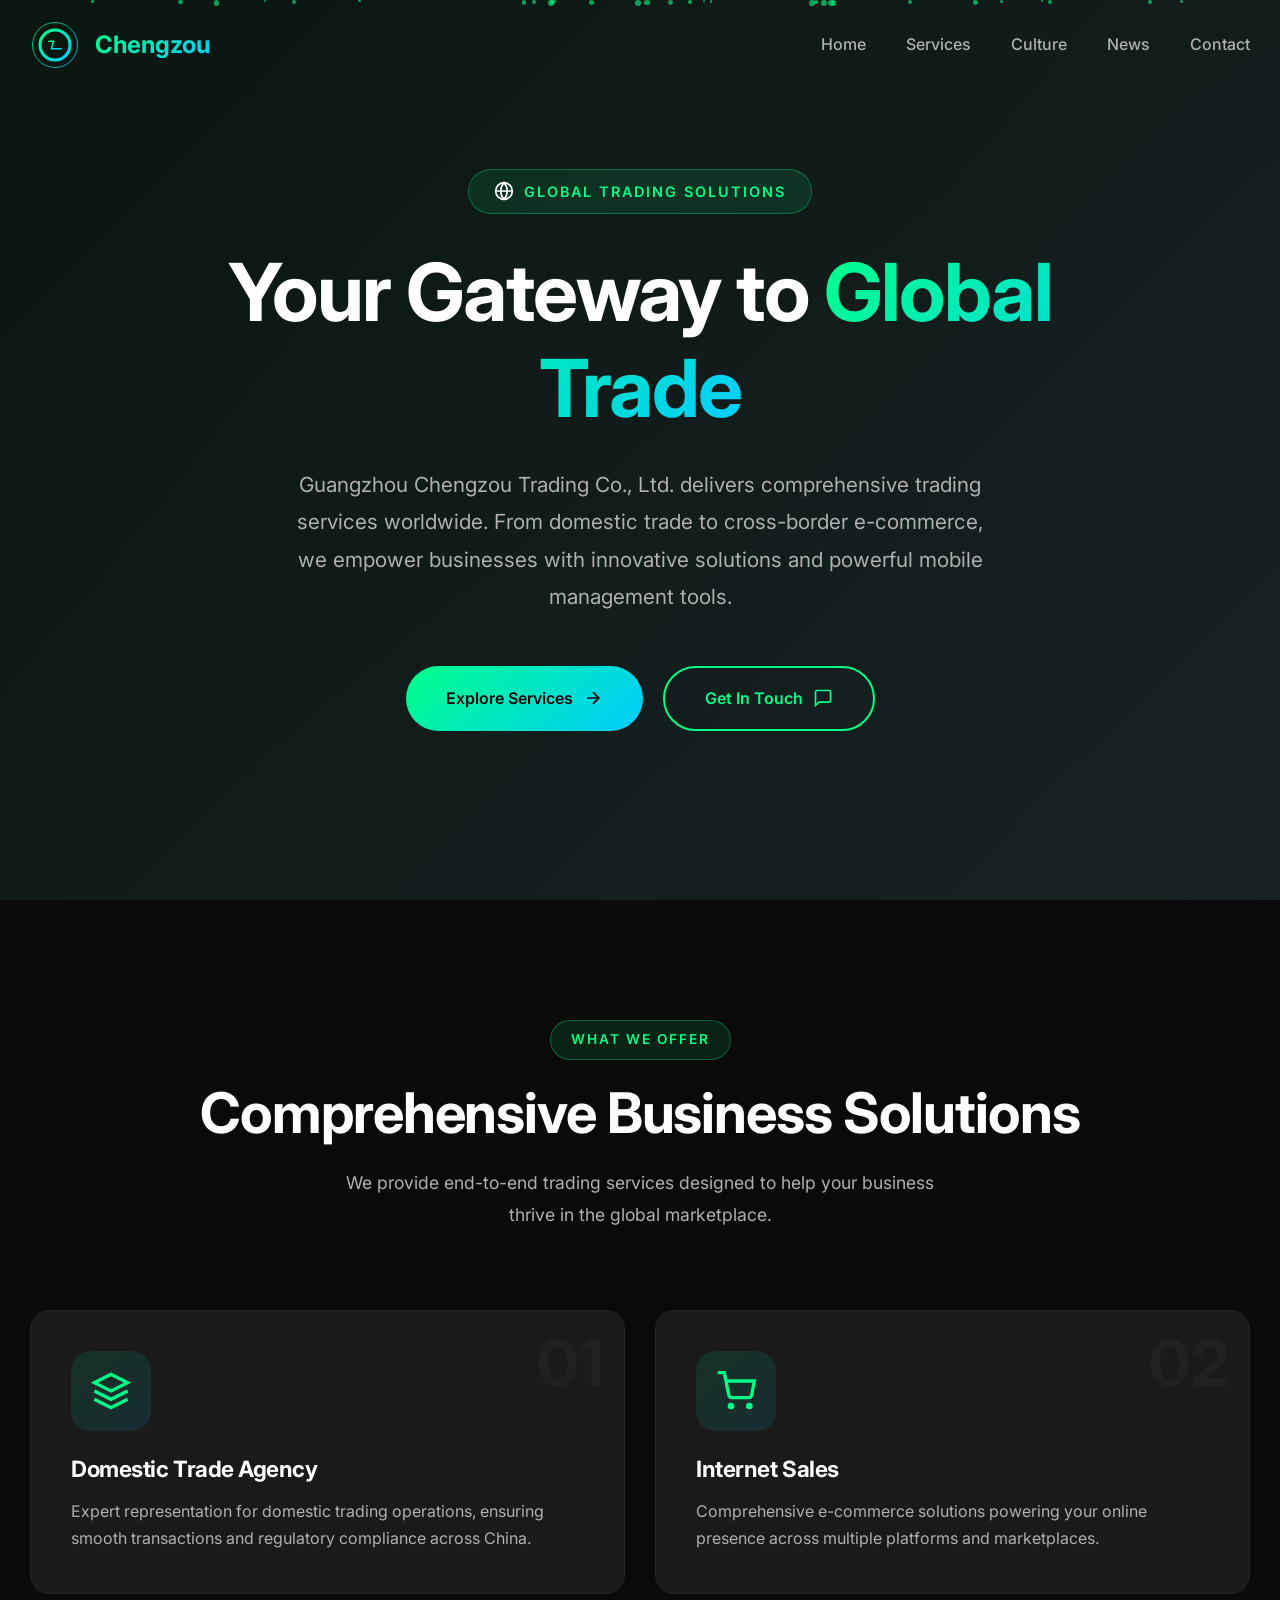
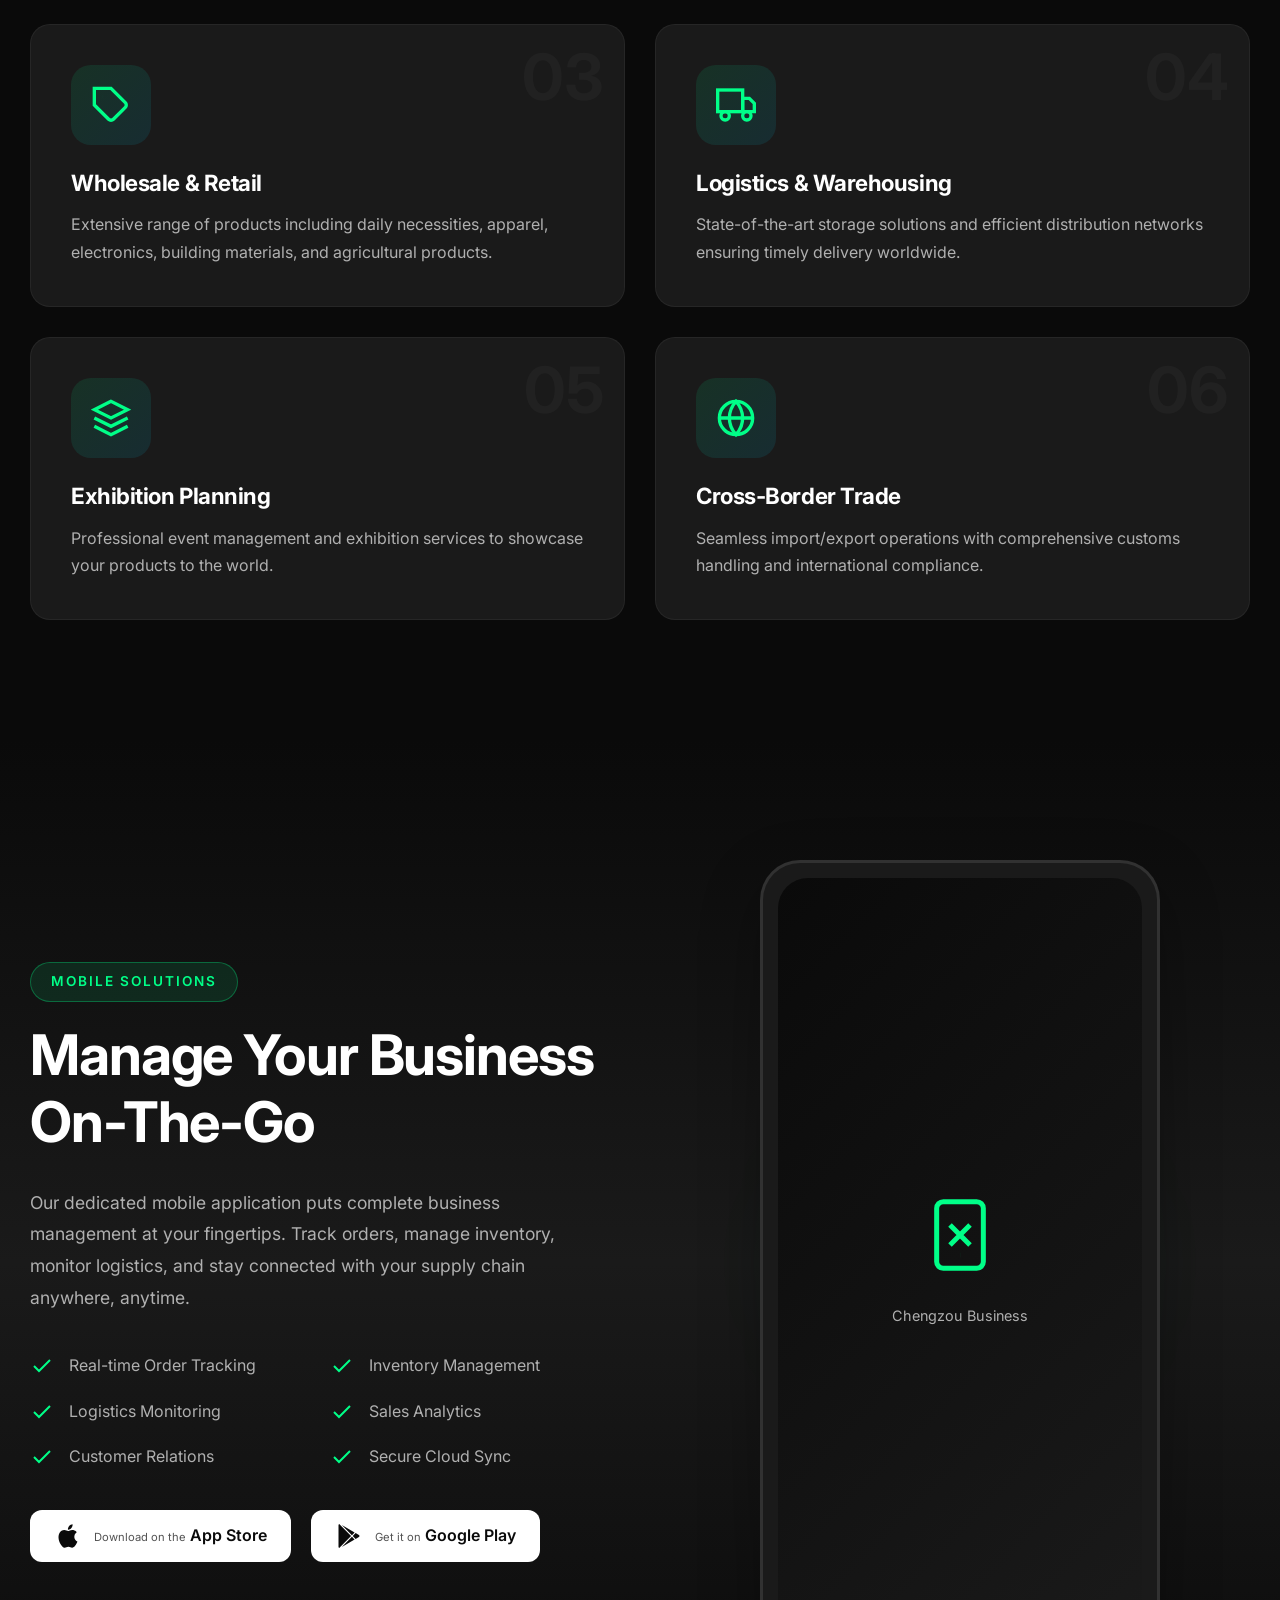
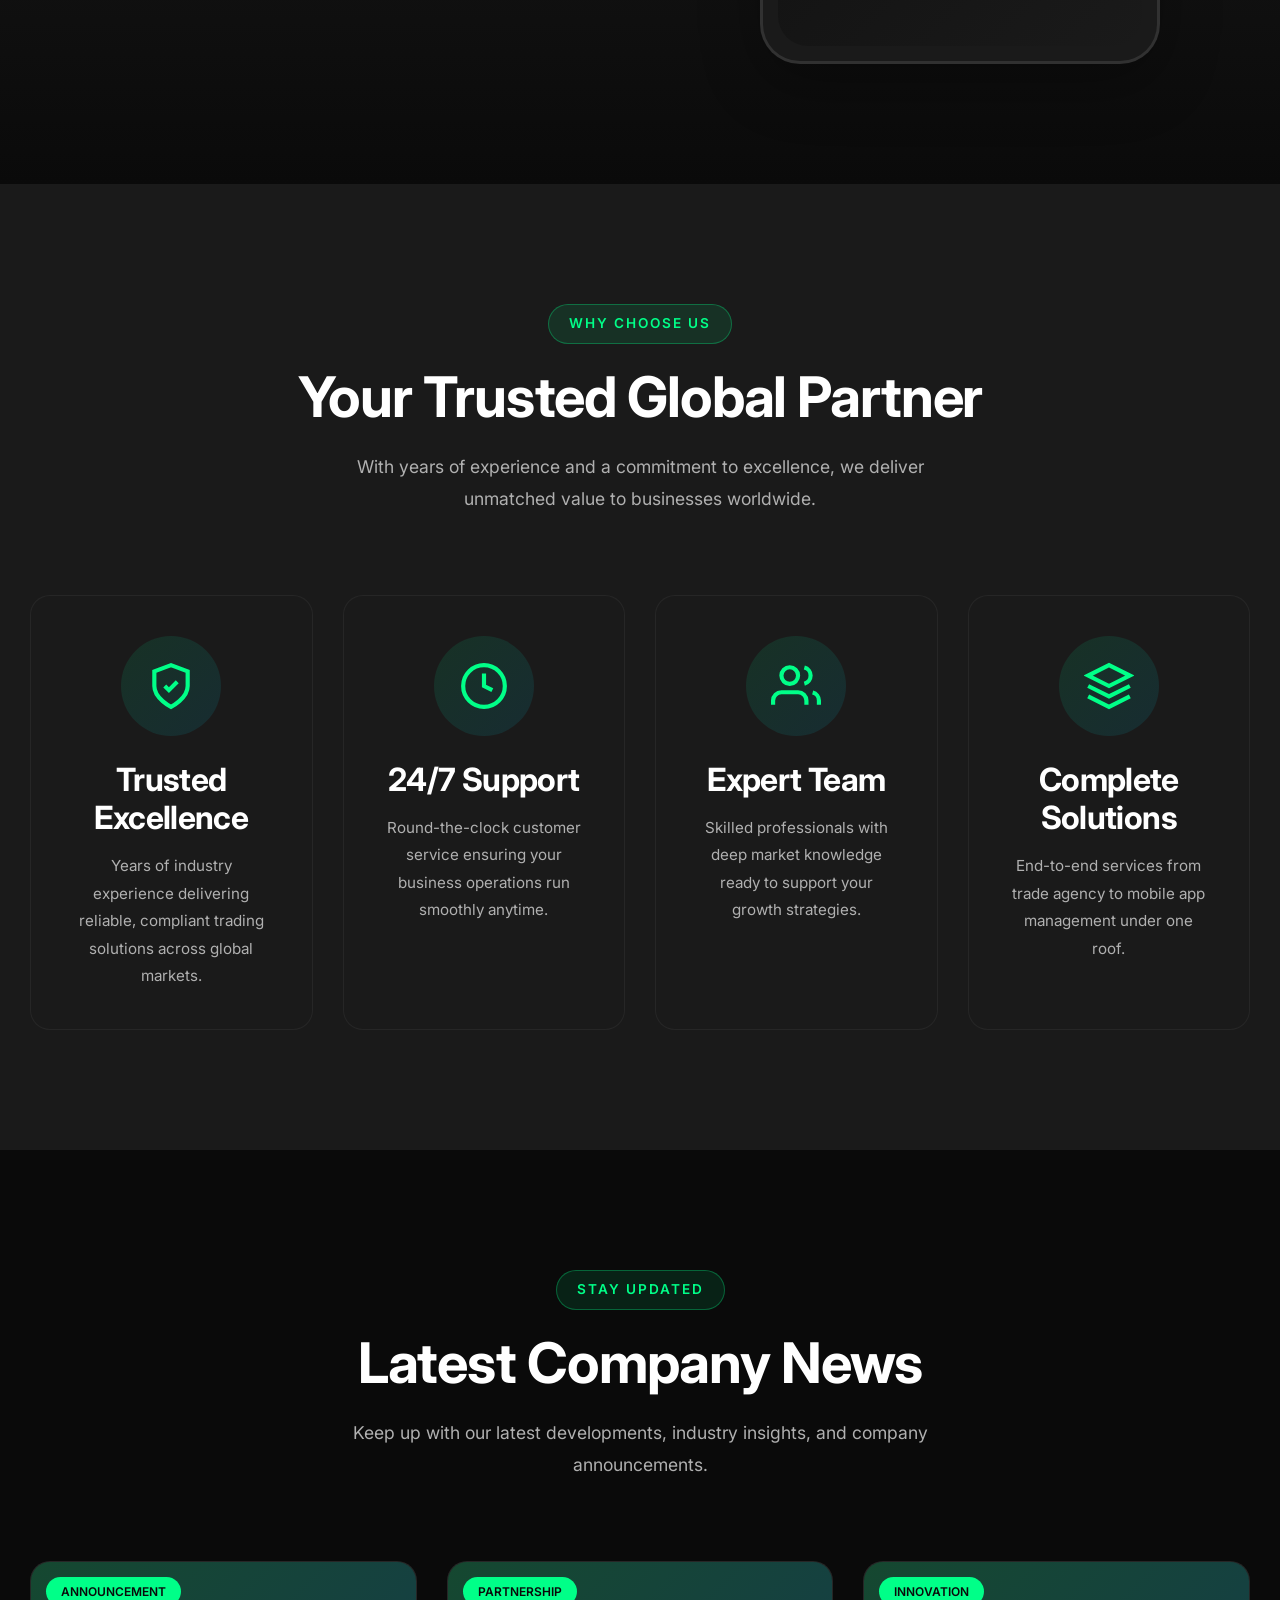
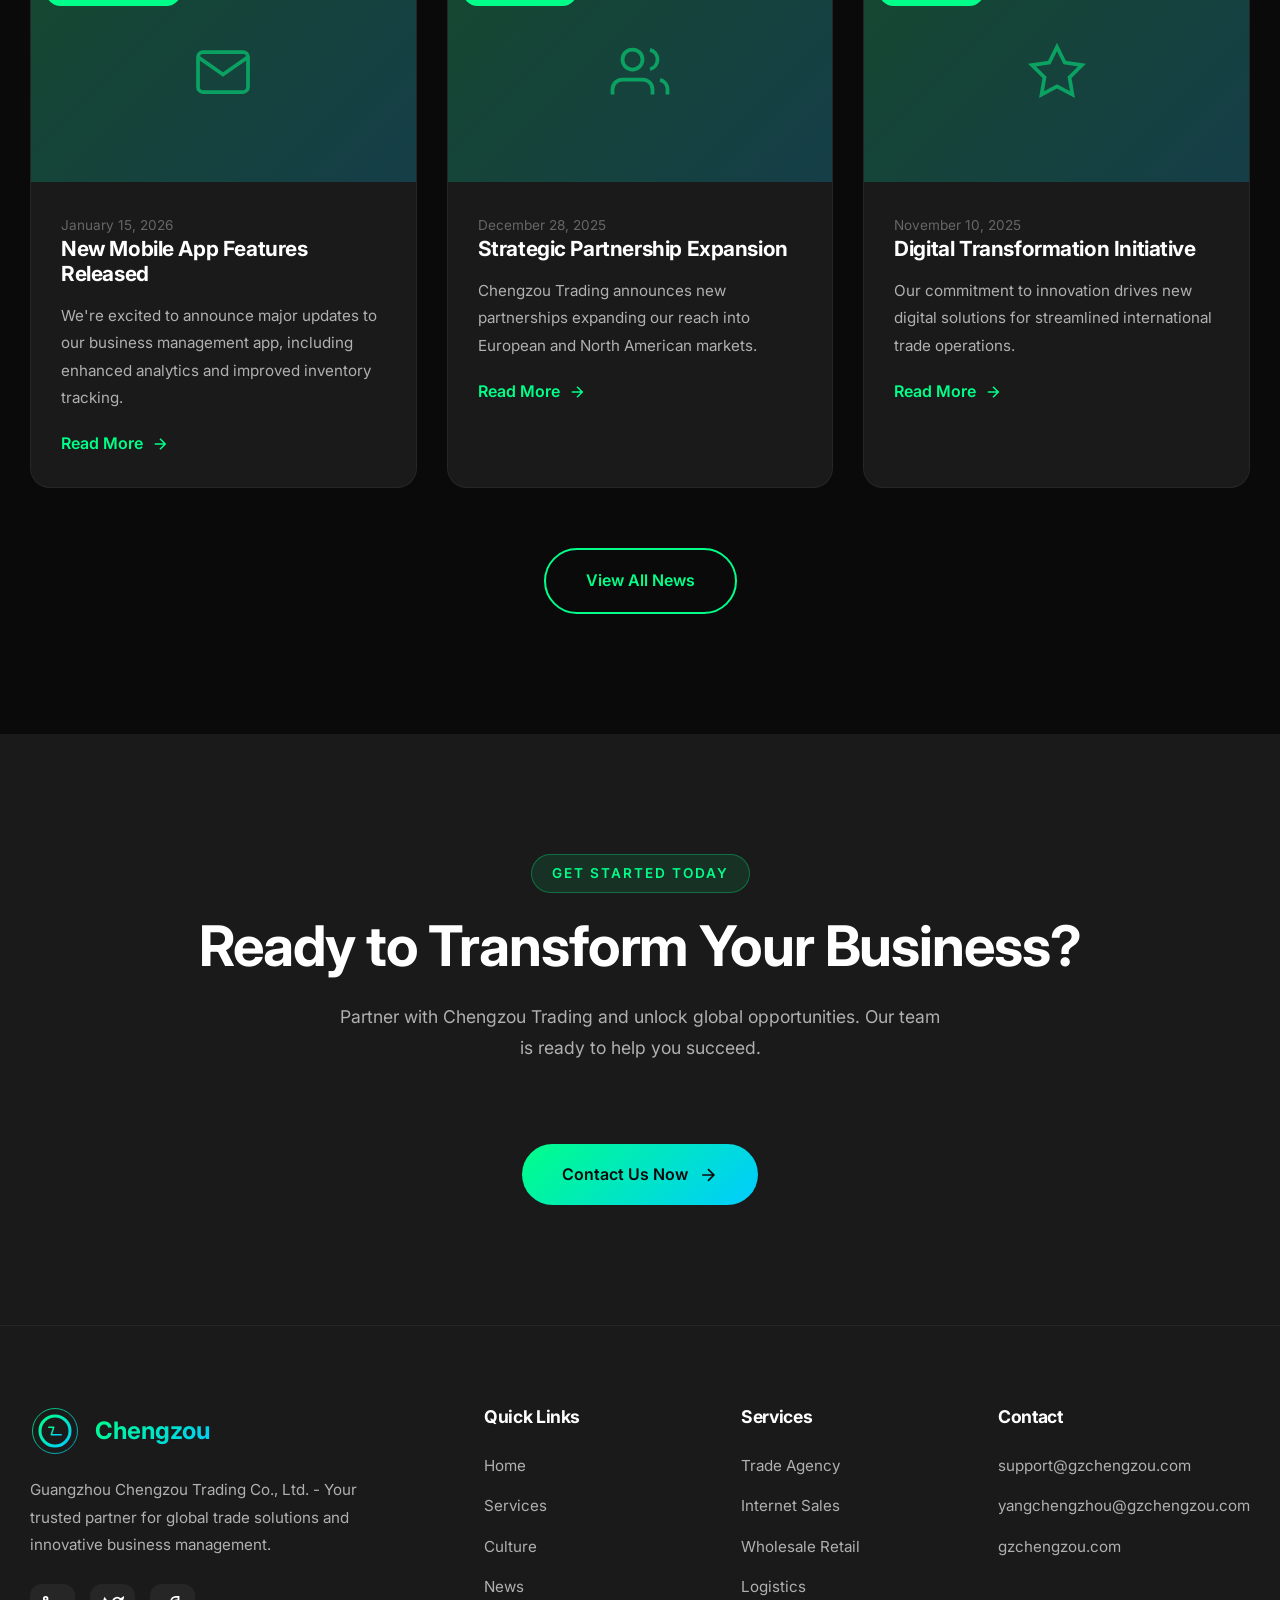
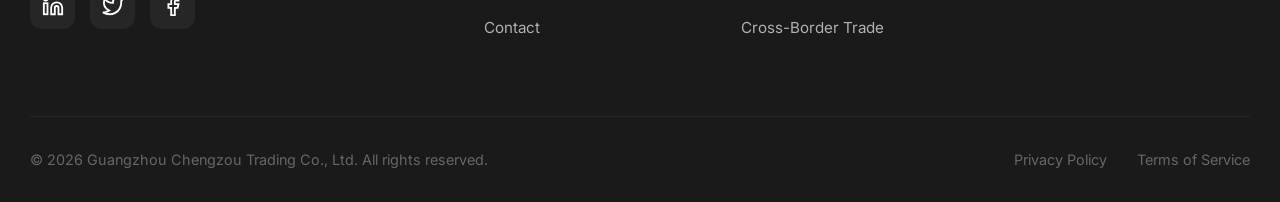
<file: index.html>
<!DOCTYPE html>
<html lang="en">
<head>
    <meta charset="UTF-8">
    <meta name="viewport" content="width=device-width, initial-scale=1.0">
    <meta http-equiv="X-UA-Compatible" content="IE=edge">
    
    <!-- SEO Meta Tags -->
    <title>Guangzhou Chengzou Trading Co., Ltd. | Global Trade & Mobile Solutions</title>
    <meta name="description" content="Guangzhou Chengzou Trading Co., Ltd. provides comprehensive trading services including domestic trade agency, internet sales, wholesale retail, logistics, exhibition planning, and cross-border trade. Download our mobile app for seamless business management.">
    <meta name="keywords" content="Guangzhou Chengzou, trading company, domestic trade, import export, wholesale retail, mobile app, business management, China trade, logistics, exhibition planning">
    <meta name="author" content="Guangzhou Chengzou Trading Co., Ltd.">
    <meta name="robots" content="index, follow, max-image-preview:large, max-snippet:-1, max-video-preview:-1">
    <link rel="canonical" href="https://gzchengzou.com/">
    
    <!-- Geographic Meta Tags -->
    <meta name="geo.region" content="CN-44">
    <meta name="geo.placename" content="Guangzhou">
    <meta name="geo.position" content="23.1291;113.2644">
    <meta name="ICBM" content="23.1291, 113.2644">
    
    <!-- Open Graph / Facebook -->
    <meta property="og:type" content="website">
    <meta property="og:url" content="https://gzchengzou.com/">
    <meta property="og:title" content="Guangzhou Chengzou Trading Co., Ltd. | Global Trade & Mobile Solutions">
    <meta property="og:description" content="Your trusted partner for global trade solutions. We offer comprehensive services from domestic trade to cross-border e-commerce, backed by powerful mobile management tools.">
    <meta property="og:image" content="https://gzchengzou.com/images/og-image.png">
    <meta property="og:locale" content="en_US">
    <meta property="og:site_name" content="Guangzhou Chengzou Trading Co., Ltd.">
    
    <!-- Twitter -->
    <meta name="twitter:card" content="summary_large_image">
    <meta name="twitter:url" content="https://gzchengzou.com/">
    <meta name="twitter:title" content="Guangzhou Chengzou Trading Co., Ltd. | Global Trade & Mobile Solutions">
    <meta name="twitter:description" content="Your trusted partner for global trade solutions. We offer comprehensive services from domestic trade to cross-border e-commerce, backed by powerful mobile management tools.">
    <meta name="twitter:image" content="https://gzchengzou.com/images/og-image.png">
    
    <!-- Hreflang for International SEO -->
    <link rel="alternate" hreflang="en" href="https://gzchengzou.com/">
    <link rel="alternate" hreflang="x-default" href="https://gzchengzou.com/">
    
    <!-- Favicon -->
    <link rel="icon" type="image/svg+xml" href="images/logo.svg">
    <link rel="apple-touch-icon" href="images/logo.svg">
    
    <!-- Preconnect to external resources -->
    <link rel="preconnect" href="https://fonts.googleapis.com">
    <link rel="preconnect" href="https://fonts.gstatic.com" crossorigin>
    
    <!-- Google Fonts -->
    <link href="https://fonts.googleapis.com/css2?family=Inter:wght@300;400;500;600;700;800&display=swap" rel="stylesheet">
    
    <!-- Stylesheets -->
    <link rel="stylesheet" href="css/style.css">
    <link rel="stylesheet" href="css/animations.css">
    <link rel="stylesheet" href="css/responsive.css">
    
    <!-- Structured Data -->
    <script type="application/ld+json">
    {
        "@context": "https://schema.org",
        "@type": "Organization",
        "name": "Guangzhou Chengzou Trading Co., Ltd.",
        "alternateName": "Chengzou Trading",
        "url": "https://gzchengzou.com",
        "logo": "https://gzchengzou.com/images/logo.svg",
        "description": "Guangzhou Chengzou Trading Co., Ltd. provides comprehensive trading services including domestic trade agency, internet sales, wholesale retail, logistics, exhibition planning, and cross-border trade.",
        "address": {
            "@type": "PostalAddress",
            "streetAddress": "Room 304, Building A2, No.81, Xueshantang Street",
            "addressLocality": "Baiyun District",
            "addressRegion": "Guangzhou",
            "postalCode": "510000",
            "addressCountry": "CN"
        },
        "contactPoint": {
            "@type": "ContactPoint",
            "email": "support@gzchengzou.com",
            "contactType": "customer service"
        },
        "sameAs": [
            "https://gzchengzou.com"
        ]
    }
    </script>
    
    <!-- Alternate languages -->
    <link rel="canonical" href="https://gzchengzou.com/">
</head>
<body>
    <!-- Loading Screen -->
    <div class="loader">
        <div class="loader-content">
            <svg class="loader-logo" viewBox="0 0 200 200" xmlns="http://www.w3.org/2000/svg">
                <defs>
                    <linearGradient id="loaderGradient" x1="0%" y1="0%" x2="100%" y2="100%">
                        <stop offset="0%" stop-color="#00ff88"/>
                        <stop offset="100%" stop-color="#00ccff"/>
                    </linearGradient>
                </defs>
                <circle cx="100" cy="100" r="90" fill="none" stroke="url(#loaderGradient)" stroke-width="3"/>
                <path d="M 100 40 A 60 60 0 1 0 100 160 A 60 60 0 1 0 100 40" fill="none" stroke="url(#loaderGradient)" stroke-width="12" stroke-linecap="round"/>
                <path d="M 75 85 L 95 85 L 85 115 L 125 115" fill="none" stroke="url(#loaderGradient)" stroke-width="6" stroke-linecap="round" stroke-linejoin="round"/>
            </svg>
            <div class="loader-bar">
                <div class="loader-progress"></div>
            </div>
        </div>
    </div>

    <!-- Scroll Progress Bar -->
    <div class="scroll-progress"></div>

    <!-- Header -->
    <header class="header">
        <div class="container">
            <a href="index.html" class="logo">
                <svg viewBox="0 0 200 200" xmlns="http://www.w3.org/2000/svg">
                    <defs>
                        <linearGradient id="headerLogoGradient" x1="0%" y1="0%" x2="100%" y2="100%">
                            <stop offset="0%" stop-color="#00ff88"/>
                            <stop offset="100%" stop-color="#00ccff"/>
                        </linearGradient>
                    </defs>
                    <circle cx="100" cy="100" r="90" fill="none" stroke="url(#headerLogoGradient)" stroke-width="3"/>
                    <path d="M 100 40 A 60 60 0 1 0 100 160 A 60 60 0 1 0 100 40" fill="none" stroke="url(#headerLogoGradient)" stroke-width="12" stroke-linecap="round"/>
                    <path d="M 75 85 L 95 85 L 85 115 L 125 115" fill="none" stroke="url(#headerLogoGradient)" stroke-width="6" stroke-linecap="round" stroke-linejoin="round"/>
                </svg>
                <span class="logo-text">Chengzou</span>
            </a>
            
            <nav class="nav-menu">
                <a href="index.html" class="active">Home</a>
                <a href="services.html">Services</a>
                <a href="culture.html">Culture</a>
                <a href="news.html">News</a>
                <a href="contact.html">Contact</a>
            </nav>
            
            <button class="mobile-menu-btn" aria-label="Toggle menu">
                <span></span>
                <span></span>
                <span></span>
            </button>
        </div>
    </header>

    <!-- Hero Section -->
    <section class="hero">
        <div class="hero-bg"></div>
        <div class="hero-particles"></div>
        
        <div class="hero-content">
            <div class="hero-badge animate-fadeInUp">
                <svg width="20" height="20" viewBox="0 0 24 24" fill="none" stroke="currentColor" stroke-width="2">
                    <circle cx="12" cy="12" r="10"/>
                    <path d="M2 12h20M12 2a15.3 15.3 0 0 1 4 10 15.3 15.3 0 0 1-4 10 15.3 15.3 0 0 1-4-10 15.3 15.3 0 0 1 4-10z"/>
                </svg>
                <span>Global Trading Solutions</span>
            </div>
            
            <h1 class="animate-fadeInUp delay-200">
                Your Gateway to <span class="highlight">Global Trade</span>
            </h1>
            
            <p class="hero-description animate-fadeInUp delay-400">
                Guangzhou Chengzou Trading Co., Ltd. delivers comprehensive trading services worldwide. From domestic trade to cross-border e-commerce, we empower businesses with innovative solutions and powerful mobile management tools.
            </p>
            
            <div class="hero-buttons animate-fadeInUp delay-600">
                <a href="services.html" class="btn btn-primary">
                    Explore Services
                    <svg width="20" height="20" viewBox="0 0 24 24" fill="none" stroke="currentColor" stroke-width="2">
                        <path d="M5 12h14M12 5l7 7-7 7"/>
                    </svg>
                </a>
                <a href="contact.html" class="btn btn-secondary">
                    Get In Touch
                    <svg width="20" height="20" viewBox="0 0 24 24" fill="none" stroke="currentColor" stroke-width="2">
                        <path d="M21 15a2 2 0 0 1-2 2H7l-4 4V5a2 2 0 0 1 2-2h14a2 2 0 0 1 2 2z"/>
                    </svg>
                </a>
            </div>
        </div>
    </section>

    <!-- Services Preview Section -->
    <section class="section" id="services">
        <div class="container">
            <div class="section-header reveal">
                <span class="section-badge">What We Offer</span>
                <h2 class="section-title">Comprehensive Business Solutions</h2>
                <p class="section-description">
                    We provide end-to-end trading services designed to help your business thrive in the global marketplace.
                </p>
            </div>
            
            <div class="services-grid stagger-children">
                <article class="service-card reveal">
                    <span class="service-number">01</span>
                    <div class="service-icon">
                        <svg viewBox="0 0 24 24" fill="none" stroke="currentColor" stroke-width="2">
                            <path d="M12 2L2 7l10 5 10-5-10-5z"/>
                            <path d="M2 17l10 5 10-5"/>
                            <path d="M2 12l10 5 10-5"/>
                        </svg>
                    </div>
                    <h3>Domestic Trade Agency</h3>
                    <p>Expert representation for domestic trading operations, ensuring smooth transactions and regulatory compliance across China.</p>
                </article>
                
                <article class="service-card reveal">
                    <span class="service-number">02</span>
                    <div class="service-icon">
                        <svg viewBox="0 0 24 24" fill="none" stroke="currentColor" stroke-width="2">
                            <circle cx="9" cy="21" r="1"/>
                            <circle cx="20" cy="21" r="1"/>
                            <path d="M1 1h4l2.68 13.39a2 2 0 0 0 2 1.61h9.72a2 2 0 0 0 2-1.61L23 6H6"/>
                        </svg>
                    </div>
                    <h3>Internet Sales</h3>
                    <p>Comprehensive e-commerce solutions powering your online presence across multiple platforms and marketplaces.</p>
                </article>
                
                <article class="service-card reveal">
                    <span class="service-number">03</span>
                    <div class="service-icon">
                        <svg viewBox="0 0 24 24" fill="none" stroke="currentColor" stroke-width="2">
                            <path d="M20.59 13.41l-7.17 7.17a2 2 0 0 1-2.83 0L2 12V2h10l8.59 8.59a2 2 0 0 1 0 2.82z"/>
                            <line x1="7" y1="7" x2="7.01" y2="7"/>
                        </svg>
                    </div>
                    <h3>Wholesale & Retail</h3>
                    <p>Extensive range of products including daily necessities, apparel, electronics, building materials, and agricultural products.</p>
                </article>
                
                <article class="service-card reveal">
                    <span class="service-number">04</span>
                    <div class="service-icon">
                        <svg viewBox="0 0 24 24" fill="none" stroke="currentColor" stroke-width="2">
                            <rect x="1" y="3" width="15" height="13"/>
                            <polygon points="16 8 20 8 23 11 23 16 16 16 16 8"/>
                            <circle cx="5.5" cy="18.5" r="2.5"/>
                            <circle cx="18.5" cy="18.5" r="2.5"/>
                        </svg>
                    </div>
                    <h3>Logistics & Warehousing</h3>
                    <p>State-of-the-art storage solutions and efficient distribution networks ensuring timely delivery worldwide.</p>
                </article>
                
                <article class="service-card reveal">
                    <span class="service-number">05</span>
                    <div class="service-icon">
                        <svg viewBox="0 0 24 24" fill="none" stroke="currentColor" stroke-width="2">
                            <polygon points="12 2 2 7 12 12 22 7 12 2"/>
                            <polyline points="2 17 12 22 22 17"/>
                            <polyline points="2 12 12 17 22 12"/>
                        </svg>
                    </div>
                    <h3>Exhibition Planning</h3>
                    <p>Professional event management and exhibition services to showcase your products to the world.</p>
                </article>
                
                <article class="service-card reveal">
                    <span class="service-number">06</span>
                    <div class="service-icon">
                        <svg viewBox="0 0 24 24" fill="none" stroke="currentColor" stroke-width="2">
                            <circle cx="12" cy="12" r="10"/>
                            <line x1="2" y1="12" x2="22" y2="12"/>
                            <path d="M12 2a15.3 15.3 0 0 1 4 10 15.3 15.3 0 0 1-4 10 15.3 15.3 0 0 1-4-10 15.3 15.3 0 0 1 4-10z"/>
                        </svg>
                    </div>
                    <h3>Cross-Border Trade</h3>
                    <p>Seamless import/export operations with comprehensive customs handling and international compliance.</p>
                </article>
            </div>
        </div>
    </section>

    <!-- Mobile App Section -->
    <section class="section app-section" id="mobile-app">
        <div class="container">
            <div class="app-showcase">
                <div class="app-content reveal-left">
                    <span class="section-badge">Mobile Solutions</span>
                    <h2>Manage Your Business On-The-Go</h2>
                    <p>Our dedicated mobile application puts complete business management at your fingertips. Track orders, manage inventory, monitor logistics, and stay connected with your supply chain anywhere, anytime.</p>
                    
                    <div class="app-features">
                        <div class="app-feature">
                            <svg viewBox="0 0 24 24" fill="none" stroke="currentColor" stroke-width="2">
                                <polyline points="20 6 9 17 4 12"/>
                            </svg>
                            <span>Real-time Order Tracking</span>
                        </div>
                        <div class="app-feature">
                            <svg viewBox="0 0 24 24" fill="none" stroke="currentColor" stroke-width="2">
                                <polyline points="20 6 9 17 4 12"/>
                            </svg>
                            <span>Inventory Management</span>
                        </div>
                        <div class="app-feature">
                            <svg viewBox="0 0 24 24" fill="none" stroke="currentColor" stroke-width="2">
                                <polyline points="20 6 9 17 4 12"/>
                            </svg>
                            <span>Logistics Monitoring</span>
                        </div>
                        <div class="app-feature">
                            <svg viewBox="0 0 24 24" fill="none" stroke="currentColor" stroke-width="2">
                                <polyline points="20 6 9 17 4 12"/>
                            </svg>
                            <span>Sales Analytics</span>
                        </div>
                        <div class="app-feature">
                            <svg viewBox="0 0 24 24" fill="none" stroke="currentColor" stroke-width="2">
                                <polyline points="20 6 9 17 4 12"/>
                            </svg>
                            <span>Customer Relations</span>
                        </div>
                        <div class="app-feature">
                            <svg viewBox="0 0 24 24" fill="none" stroke="currentColor" stroke-width="2">
                                <polyline points="20 6 9 17 4 12"/>
                            </svg>
                            <span>Secure Cloud Sync</span>
                        </div>
                    </div>
                    
                    <div class="app-buttons">
                        <a href="#" class="app-store-btn" title="Download on the App Store">
                            <svg viewBox="0 0 24 24" fill="currentColor">
                                <path d="M18.71 19.5c-.83 1.24-1.71 2.45-3.05 2.47-1.34.03-1.77-.79-3.29-.79-1.53 0-2 .77-3.27.82-1.31.05-2.3-1.32-3.14-2.53C4.25 17 2.94 12.45 4.7 9.39c.87-1.52 2.43-2.48 4.12-2.51 1.28-.02 2.5.87 3.29.87.78 0 2.26-1.07 3.81-.91.65.03 2.47.26 3.64 1.98-.09.06-2.17 1.28-2.15 3.81.03 3.02 2.65 4.03 2.68 4.04-.03.07-.42 1.44-1.38 2.83M13 3.5c.73-.83 1.94-1.46 2.94-1.5.13 1.17-.34 2.35-1.04 3.19-.69.85-1.83 1.51-2.95 1.42-.15-1.15.41-2.35 1.05-3.11z"/>
                            </svg>
                            <div class="store-text">
                                <span class="store-label">Download on the</span>
                                <span class="store-name">App Store</span>
                            </div>
                        </a>
                        <a href="#" class="app-store-btn" title="Get it on Google Play">
                            <svg viewBox="0 0 24 24" fill="currentColor">
                                <path d="M3.609 1.814L13.792 12 3.61 22.186a.996.996 0 0 1-.61-.92V2.734a1 1 0 0 1 .609-.92zm10.89 10.893l2.302 2.302-10.937 6.333 8.635-8.635zm3.199-3.198l2.807 1.626a1 1 0 0 1 0 1.73l-2.808 1.626L15.206 12l2.492-2.491zM5.864 2.658L16.802 8.99l-2.303 2.303-8.635-8.635z"/>
                            </svg>
                            <div class="store-text">
                                <span class="store-label">Get it on</span>
                                <span class="store-name">Google Play</span>
                            </div>
                        </a>
                    </div>
                </div>
                
                <div class="app-preview reveal-right">
                    <div class="phone-mockup">
                        <div class="phone-glow"></div>
                        <div class="phone-frame">
                            <div class="phone-screen">
                                <div class="phone-screen-content">
                                    <svg viewBox="0 0 24 24" fill="none" stroke="currentColor" stroke-width="1.5">
                                        <rect x="5" y="2" width="14" height="20" rx="2" ry="2"/>
                                        <line x1="12" y1="18" x2="12.01" y2="18"/>
                                        <path d="M9 9l3 3-3 3"/>
                                        <path d="M15 9l-3 3 3 3"/>
                                    </svg>
                                    <p>Chengzou Business</p>
                                </div>
                            </div>
                        </div>
                    </div>
                </div>
            </div>
        </div>
    </section>

    <!-- Why Choose Us Section -->
    <section class="section bg-dark">
        <div class="container">
            <div class="section-header reveal">
                <span class="section-badge">Why Choose Us</span>
                <h2 class="section-title">Your Trusted Global Partner</h2>
                <p class="section-description">
                    With years of experience and a commitment to excellence, we deliver unmatched value to businesses worldwide.
                </p>
            </div>
            
            <div class="values-grid stagger-children">
                <div class="value-card reveal">
                    <div class="value-icon">
                        <svg viewBox="0 0 24 24" fill="none" stroke="currentColor" stroke-width="2">
                            <path d="M12 22s8-4 8-10V5l-8-3-8 3v7c0 6 8 10 8 10z"/>
                            <polyline points="9 12 11 14 15 10"/>
                        </svg>
                    </div>
                    <h3>Trusted Excellence</h3>
                    <p>Years of industry experience delivering reliable, compliant trading solutions across global markets.</p>
                </div>
                
                <div class="value-card reveal">
                    <div class="value-icon">
                        <svg viewBox="0 0 24 24" fill="none" stroke="currentColor" stroke-width="2">
                            <circle cx="12" cy="12" r="10"/>
                            <polyline points="12 6 12 12 16 14"/>
                        </svg>
                    </div>
                    <h3>24/7 Support</h3>
                    <p>Round-the-clock customer service ensuring your business operations run smoothly anytime.</p>
                </div>
                
                <div class="value-card reveal">
                    <div class="value-icon">
                        <svg viewBox="0 0 24 24" fill="none" stroke="currentColor" stroke-width="2">
                            <path d="M17 21v-2a4 4 0 0 0-4-4H5a4 4 0 0 0-4 4v2"/>
                            <circle cx="9" cy="7" r="4"/>
                            <path d="M23 21v-2a4 4 0 0 0-3-3.87"/>
                            <path d="M16 3.13a4 4 0 0 1 0 7.75"/>
                        </svg>
                    </div>
                    <h3>Expert Team</h3>
                    <p>Skilled professionals with deep market knowledge ready to support your growth strategies.</p>
                </div>
                
                <div class="value-card reveal">
                    <div class="value-icon">
                        <svg viewBox="0 0 24 24" fill="none" stroke="currentColor" stroke-width="2">
                            <path d="M12 2L2 7l10 5 10-5-10-5z"/>
                            <path d="M2 17l10 5 10-5"/>
                            <path d="M2 12l10 5 10-5"/>
                        </svg>
                    </div>
                    <h3>Complete Solutions</h3>
                    <p>End-to-end services from trade agency to mobile app management under one roof.</p>
                </div>
            </div>
        </div>
    </section>

    <!-- Latest News Section -->
    <section class="section" id="news">
        <div class="container">
            <div class="section-header reveal">
                <span class="section-badge">Stay Updated</span>
                <h2 class="section-title">Latest Company News</h2>
                <p class="section-description">
                    Keep up with our latest developments, industry insights, and company announcements.
                </p>
            </div>
            
            <div class="news-grid stagger-children">
                <article class="news-card reveal">
                    <div class="news-image">
                        <span class="news-category">Announcement</span>
                        <svg viewBox="0 0 24 24" fill="none" stroke="currentColor" stroke-width="1.5">
                            <path d="M4 4h16c1.1 0 2 .9 2 2v12c0 1.1-.9 2-2 2H4c-1.1 0-2-.9-2-2V6c0-1.1.9-2 2-2z"/>
                            <polyline points="22,6 12,13 2,6"/>
                        </svg>
                    </div>
                    <div class="news-content">
                        <span class="news-date">January 15, 2026</span>
                        <h3>New Mobile App Features Released</h3>
                        <p>We're excited to announce major updates to our business management app, including enhanced analytics and improved inventory tracking.</p>
                        <a href="news.html" class="news-link">
                            Read More
                            <svg viewBox="0 0 24 24" fill="none" stroke="currentColor" stroke-width="2">
                                <path d="M5 12h14M12 5l7 7-7 7"/>
                            </svg>
                        </a>
                    </div>
                </article>
                
                <article class="news-card reveal">
                    <div class="news-image">
                        <span class="news-category">Partnership</span>
                        <svg viewBox="0 0 24 24" fill="none" stroke="currentColor" stroke-width="1.5">
                            <path d="M17 21v-2a4 4 0 0 0-4-4H5a4 4 0 0 0-4 4v2"/>
                            <circle cx="9" cy="7" r="4"/>
                            <path d="M23 21v-2a4 4 0 0 0-3-3.87"/>
                            <path d="M16 3.13a4 4 0 0 1 0 7.75"/>
                        </svg>
                    </div>
                    <div class="news-content">
                        <span class="news-date">December 28, 2025</span>
                        <h3>Strategic Partnership Expansion</h3>
                        <p>Chengzou Trading announces new partnerships expanding our reach into European and North American markets.</p>
                        <a href="news.html" class="news-link">
                            Read More
                            <svg viewBox="0 0 24 24" fill="none" stroke="currentColor" stroke-width="2">
                                <path d="M5 12h14M12 5l7 7-7 7"/>
                            </svg>
                        </a>
                    </div>
                </article>
                
                <article class="news-card reveal">
                    <div class="news-image">
                        <span class="news-category">Innovation</span>
                        <svg viewBox="0 0 24 24" fill="none" stroke="currentColor" stroke-width="1.5">
                            <polygon points="12 2 15.09 8.26 22 9.27 17 14.14 18.18 21.02 12 17.77 5.82 21.02 7 14.14 2 9.27 8.91 8.26 12 2"/>
                        </svg>
                    </div>
                    <div class="news-content">
                        <span class="news-date">November 10, 2025</span>
                        <h3>Digital Transformation Initiative</h3>
                        <p>Our commitment to innovation drives new digital solutions for streamlined international trade operations.</p>
                        <a href="news.html" class="news-link">
                            Read More
                            <svg viewBox="0 0 24 24" fill="none" stroke="currentColor" stroke-width="2">
                                <path d="M5 12h14M12 5l7 7-7 7"/>
                            </svg>
                        </a>
                    </div>
                </article>
            </div>
            
            <div class="text-center mt-60 reveal">
                <a href="news.html" class="btn btn-secondary">View All News</a>
            </div>
        </div>
    </section>

    <!-- CTA Section -->
    <section class="section bg-dark">
        <div class="container">
            <div class="section-header reveal">
                <span class="section-badge">Get Started Today</span>
                <h2 class="section-title">Ready to Transform Your Business?</h2>
                <p class="section-description">
                    Partner with Chengzou Trading and unlock global opportunities. Our team is ready to help you succeed.
                </p>
            </div>
            
            <div class="text-center reveal">
                <a href="contact.html" class="btn btn-primary">
                    Contact Us Now
                    <svg width="20" height="20" viewBox="0 0 24 24" fill="none" stroke="currentColor" stroke-width="2">
                        <path d="M5 12h14M12 5l7 7-7 7"/>
                    </svg>
                </a>
            </div>
        </div>
    </section>

    <!-- Footer -->
    <footer class="footer">
        <div class="container">
            <div class="footer-grid">
                <div class="footer-brand">
                    <a href="index.html" class="logo">
                        <svg viewBox="0 0 200 200" xmlns="http://www.w3.org/2000/svg">
                            <defs>
                                <linearGradient id="footerLogoGradient" x1="0%" y1="0%" x2="100%" y2="100%">
                                    <stop offset="0%" stop-color="#00ff88"/>
                                    <stop offset="100%" stop-color="#00ccff"/>
                                </linearGradient>
                            </defs>
                            <circle cx="100" cy="100" r="90" fill="none" stroke="url(#footerLogoGradient)" stroke-width="3"/>
                            <path d="M 100 40 A 60 60 0 1 0 100 160 A 60 60 0 1 0 100 40" fill="none" stroke="url(#footerLogoGradient)" stroke-width="12" stroke-linecap="round"/>
                            <path d="M 75 85 L 95 85 L 85 115 L 125 115" fill="none" stroke="url(#footerLogoGradient)" stroke-width="6" stroke-linecap="round" stroke-linejoin="round"/>
                        </svg>
                        <span class="logo-text">Chengzou</span>
                    </a>
                    <p>Guangzhou Chengzou Trading Co., Ltd. - Your trusted partner for global trade solutions and innovative business management.</p>
                    <div class="footer-social">
                        <a href="#" aria-label="LinkedIn">
                            <svg viewBox="0 0 24 24" fill="none" stroke="currentColor" stroke-width="2">
                                <path d="M16 8a6 6 0 0 1 6 6v7h-4v-7a2 2 0 0 0-2-2 2 2 0 0 0-2 2v7h-4v-7a6 6 0 0 1 6-6z"/>
                                <rect x="2" y="9" width="4" height="12"/>
                                <circle cx="4" cy="4" r="2"/>
                            </svg>
                        </a>
                        <a href="#" aria-label="Twitter">
                            <svg viewBox="0 0 24 24" fill="none" stroke="currentColor" stroke-width="2">
                                <path d="M23 3a10.9 10.9 0 0 1-3.14 1.53 4.48 4.48 0 0 0-7.86 3v1A10.66 10.66 0 0 1 3 4s-4 9 5 13a11.64 11.64 0 0 1-7 2c9 5 20 0 20-11.5a4.5 4.5 0 0 0-.08-.83A7.72 7.72 0 0 0 23 3z"/>
                            </svg>
                        </a>
                        <a href="#" aria-label="Facebook">
                            <svg viewBox="0 0 24 24" fill="none" stroke="currentColor" stroke-width="2">
                                <path d="M18 2h-3a5 5 0 0 0-5 5v3H7v4h3v8h4v-8h3l1-4h-4V7a1 1 0 0 1 1-1h3z"/>
                            </svg>
                        </a>
                    </div>
                </div>
                
                <div class="footer-links">
                    <h4>Quick Links</h4>
                    <ul>
                        <li><a href="index.html">Home</a></li>
                        <li><a href="services.html">Services</a></li>
                        <li><a href="culture.html">Culture</a></li>
                        <li><a href="news.html">News</a></li>
                        <li><a href="contact.html">Contact</a></li>
                    </ul>
                </div>
                
                <div class="footer-links">
                    <h4>Services</h4>
                    <ul>
                        <li><a href="services.html">Trade Agency</a></li>
                        <li><a href="services.html">Internet Sales</a></li>
                        <li><a href="services.html">Wholesale Retail</a></li>
                        <li><a href="services.html">Logistics</a></li>
                        <li><a href="services.html">Cross-Border Trade</a></li>
                    </ul>
                </div>
                
                <div class="footer-links">
                    <h4>Contact</h4>
                    <ul>
                        <li><a href="mailto:support@gzchengzou.com">support@gzchengzou.com</a></li>
                        <li><a href="mailto:yangchengzhou@gzchengzou.com">yangchengzhou@gzchengzou.com</a></li>
                        <li><a href="https://gzchengzou.com">gzchengzou.com</a></li>
                    </ul>
                </div>
            </div>
            
            <div class="footer-bottom">
                <p>&copy; 2026 Guangzhou Chengzou Trading Co., Ltd. All rights reserved.</p>
                <div class="footer-legal">
                    <a href="privacy.html">Privacy Policy</a>
                    <a href="terms.html">Terms of Service</a>
                </div>
            </div>
        </div>
    </footer>

    <!-- Scripts -->
    <script src="js/main.js"></script>
</body>
</html>
</file>
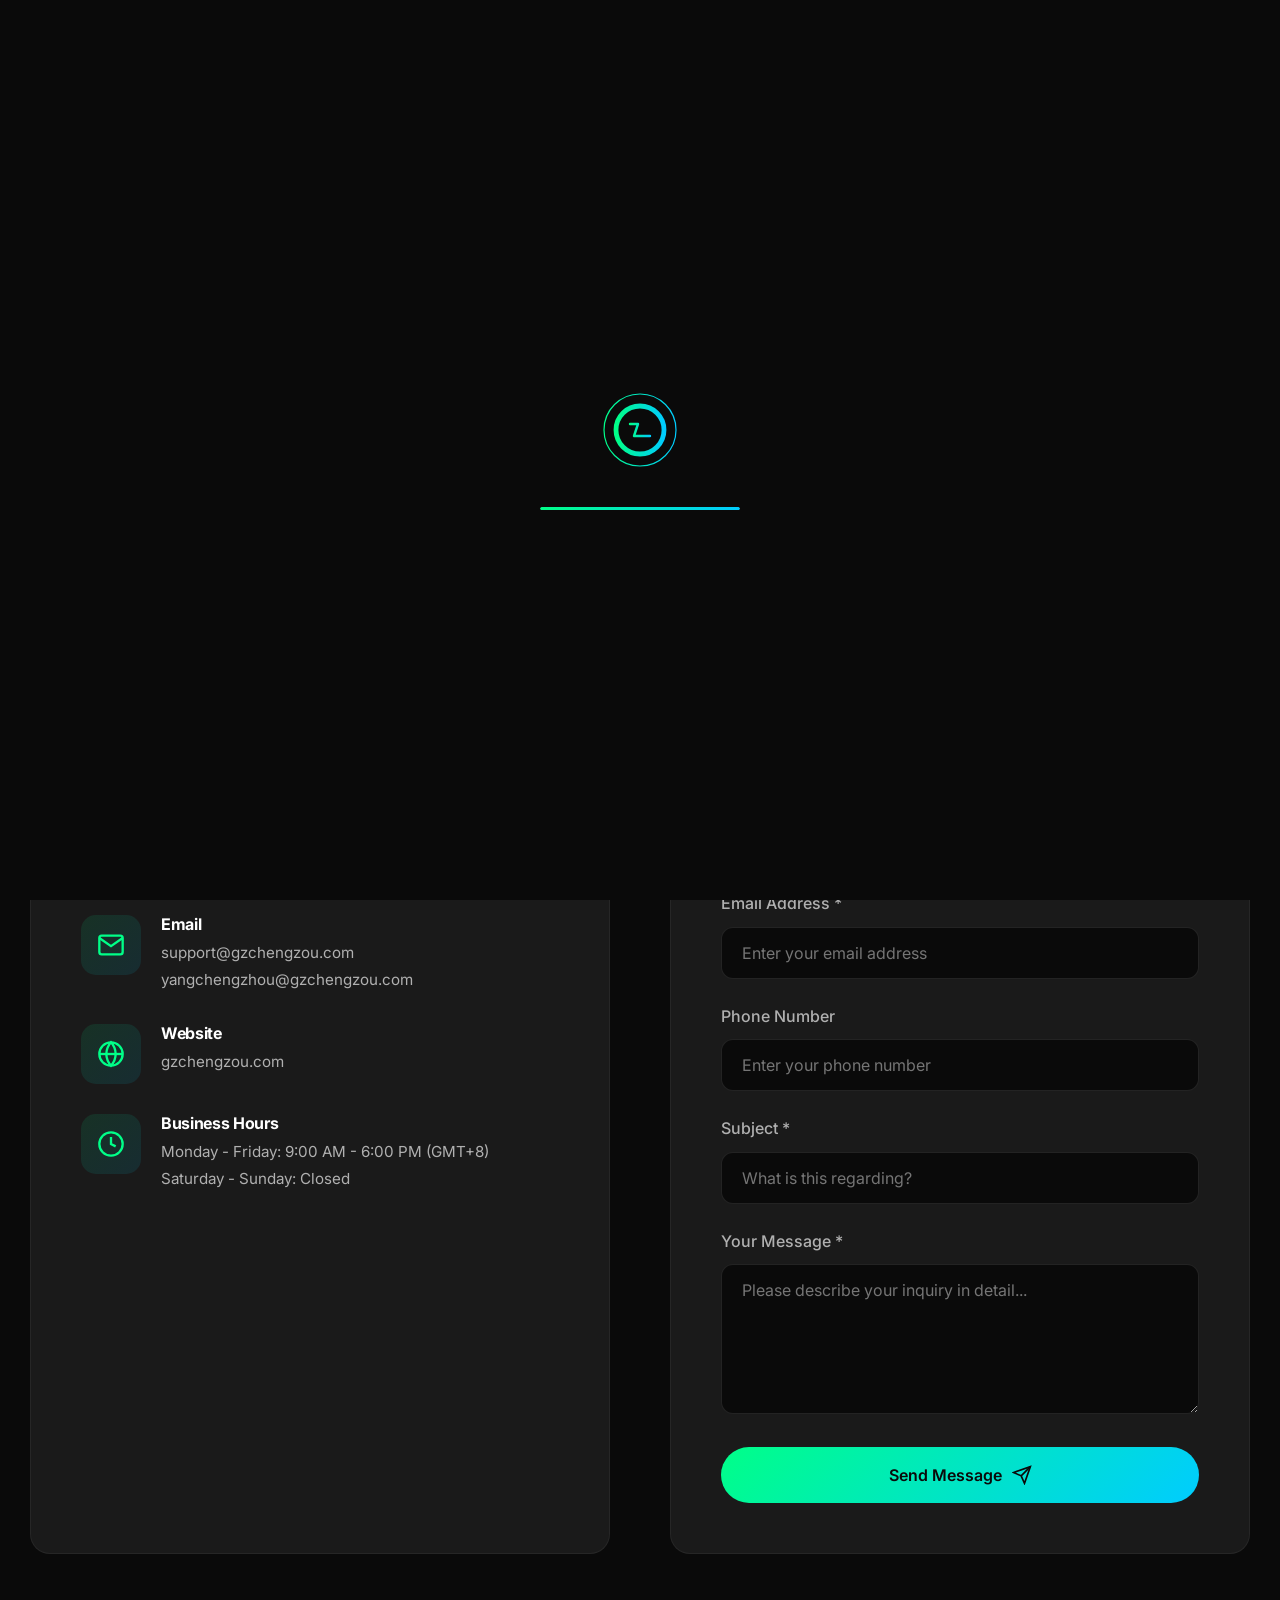
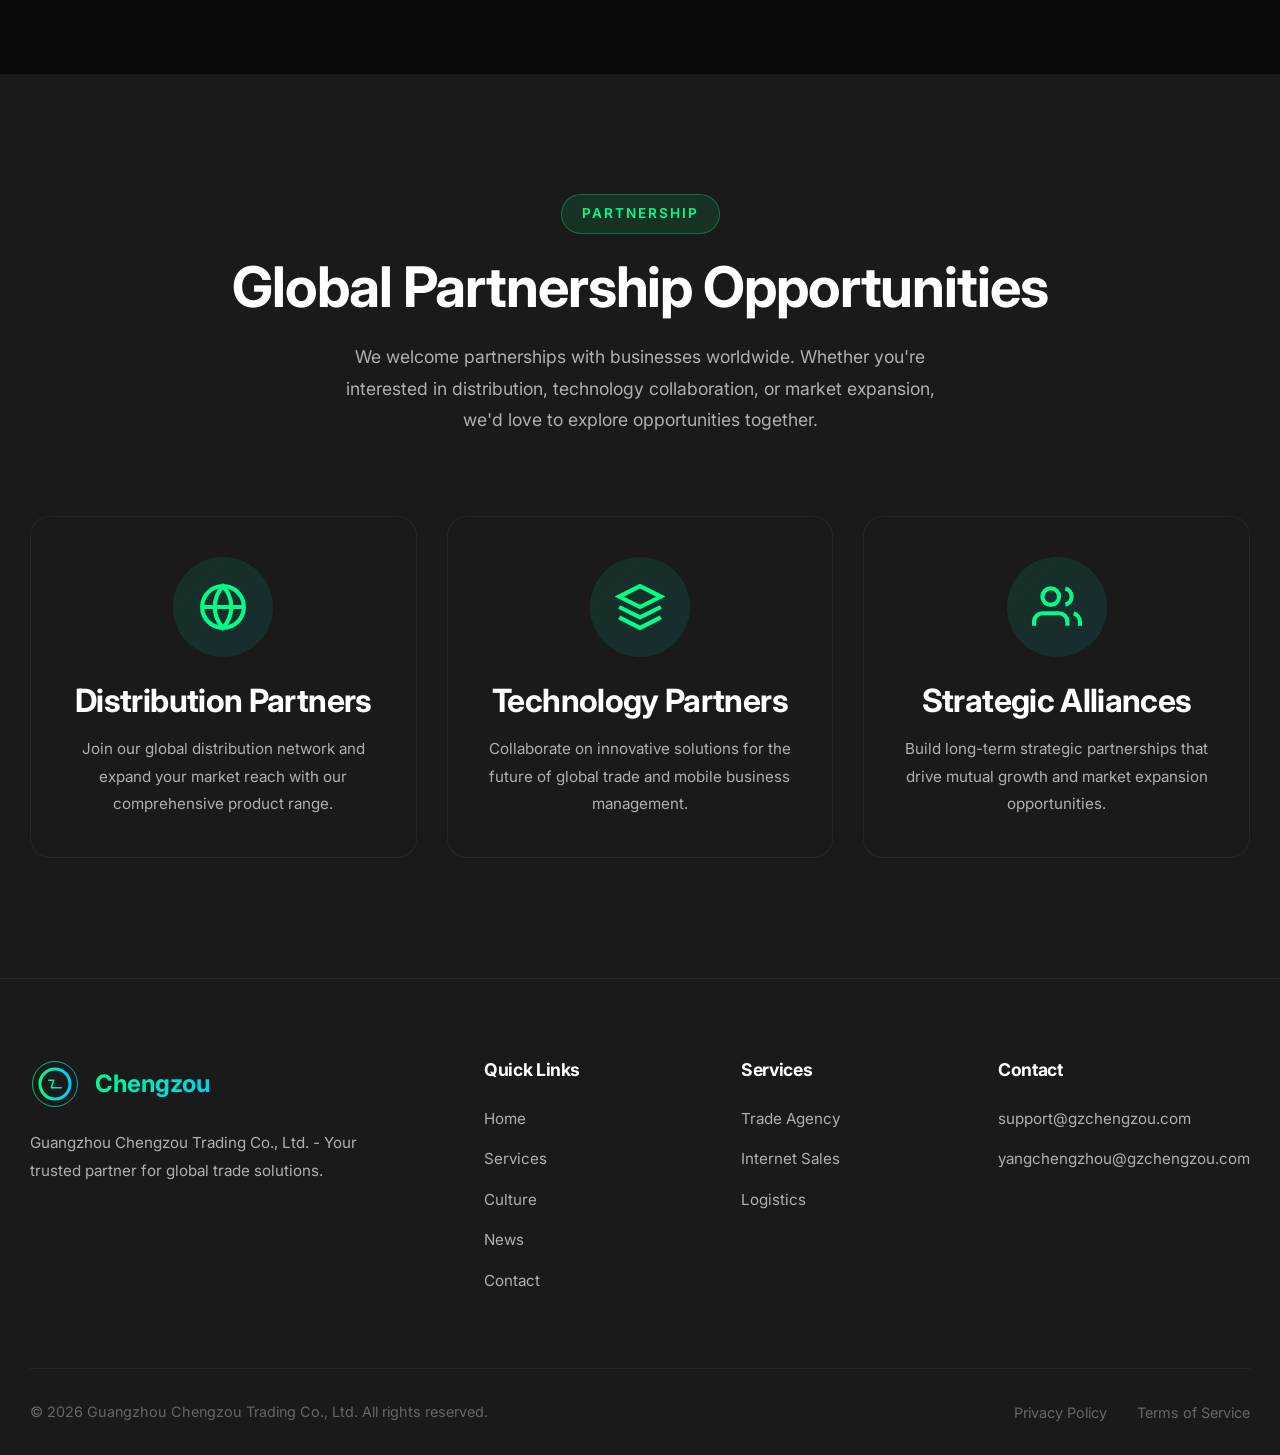
<file: contact.html>
<!DOCTYPE html>
<html lang="en">
<head>
    <meta charset="UTF-8">
    <meta name="viewport" content="width=device-width, initial-scale=1.0">
    <title>Contact Us | Guangzhou Chengzou Trading Co., Ltd.</title>
    <meta name="description" content="Get in touch with Guangzhou Chengzou Trading Co., Ltd. Contact us for inquiries about our trading services, mobile app, or partnership opportunities.">
    <meta name="robots" content="index, follow">
    <link rel="canonical" href="https://gzchengzou.com/contact.html">
    <link rel="icon" type="image/svg+xml" href="images/logo.svg">
    <link href="https://fonts.googleapis.com/css2?family=Inter:wght@300;400;500;600;700;800&display=swap" rel="stylesheet">
    <link rel="stylesheet" href="css/style.css">
    <link rel="stylesheet" href="css/animations.css">
    <link rel="stylesheet" href="css/responsive.css">
</head>
<body>
    <div class="loader"><div class="loader-content"><svg class="loader-logo" viewBox="0 0 200 200"><defs><linearGradient id="lg"><stop offset="0%" stop-color="#00ff88"/><stop offset="100%" stop-color="#00ccff"/></linearGradient></defs><circle cx="100" cy="100" r="90" fill="none" stroke="url(#lg)" stroke-width="3"/><path d="M 100 40 A 60 60 0 1 0 100 160 A 60 60 0 1 0 100 40" fill="none" stroke="url(#lg)" stroke-width="12" stroke-linecap="round"/><path d="M 75 85 L 95 85 L 85 115 L 125 115" fill="none" stroke="url(#lg)" stroke-width="6" stroke-linecap="round" stroke-linejoin="round"/></svg><div class="loader-bar"><div class="loader-progress"></div></div></div></div>
    <div class="scroll-progress"></div>
    <header class="header"><div class="container"><a href="index.html" class="logo"><svg viewBox="0 0 200 200"><defs><linearGradient id="hg"><stop offset="0%" stop-color="#00ff88"/><stop offset="100%" stop-color="#00ccff"/></linearGradient></defs><circle cx="100" cy="100" r="90" fill="none" stroke="url(#hg)" stroke-width="3"/><path d="M 100 40 A 60 60 0 1 0 100 160 A 60 60 0 1 0 100 40" fill="none" stroke="url(#hg)" stroke-width="12" stroke-linecap="round"/><path d="M 75 85 L 95 85 L 85 115 L 125 115" fill="none" stroke="url(#hg)" stroke-width="6" stroke-linecap="round" stroke-linejoin="round"/></svg><span class="logo-text">Chengzou</span></a><nav class="nav-menu"><a href="index.html">Home</a><a href="services.html">Services</a><a href="culture.html">Culture</a><a href="news.html">News</a><a href="contact.html" class="active">Contact</a></nav><button class="mobile-menu-btn" aria-label="Toggle menu"><span></span><span></span><span></span></button></div></header>
    <section class="page-header"><div class="container"><span class="section-badge">Get In Touch</span><h1>Contact Us</h1><p>We'd love to hear from you. Reach out for inquiries, partnership opportunities, or any questions about our services.</p></div></section>
    <section class="section"><div class="container"><div class="contact-wrapper">
        <div class="contact-info reveal-left">
            <h3>Contact Information</h3>
            <div class="contact-item"><div class="contact-icon"><svg viewBox="0 0 24 24" fill="none" stroke="currentColor" stroke-width="2"><path d="M21 10c0 7-9 13-9 13s-9-6-9-13a9 9 0 0 1 18 0z"/><circle cx="12" cy="10" r="3"/></svg></div><div><h4>Office Address</h4><p>Room 304, Building A2, No.81, Xueshantang Street<br>Baiyun District, Guangzhou<br>510000, China</p></div></div>
            <div class="contact-item"><div class="contact-icon"><svg viewBox="0 0 24 24" fill="none" stroke="currentColor" stroke-width="2"><path d="M4 4h16c1.1 0 2 .9 2 2v12c0 1.1-.9 2-2 2H4c-1.1 0-2-.9-2-2V6c0-1.1.9-2 2-2z"/><polyline points="22,6 12,13 2,6"/></svg></div><div><h4>Email</h4><p><a href="mailto:support@gzchengzou.com">support@gzchengzou.com</a><br><a href="mailto:yangchengzhou@gzchengzou.com">yangchengzhou@gzchengzou.com</a></p></div></div>
            <div class="contact-item"><div class="contact-icon"><svg viewBox="0 0 24 24" fill="none" stroke="currentColor" stroke-width="2"><circle cx="12" cy="12" r="10"/><line x1="2" y1="12" x2="22" y2="12"/><path d="M12 2a15.3 15.3 0 0 1 4 10 15.3 15.3 0 0 1-4 10 15.3 15.3 0 0 1-4-10 15.3 15.3 0 0 1 4-10z"/></svg></div><div><h4>Website</h4><p><a href="https://gzchengzou.com">gzchengzou.com</a></p></div></div>
            <div class="contact-item"><div class="contact-icon"><svg viewBox="0 0 24 24" fill="none" stroke="currentColor" stroke-width="2"><circle cx="12" cy="12" r="10"/><polyline points="12 6 12 12 16 14"/></svg></div><div><h4>Business Hours</h4><p>Monday - Friday: 9:00 AM - 6:00 PM (GMT+8)<br>Saturday - Sunday: Closed</p></div></div>
        </div>
        <div class="contact-form reveal-right">
            <h3>Send Us a Message</h3>
            <form>
                <div class="form-group"><label for="name">Your Name *</label><input type="text" id="name" name="name" required placeholder="Enter your full name"></div>
                <div class="form-group"><label for="email">Email Address *</label><input type="email" id="email" name="email" required placeholder="Enter your email address"></div>
                <div class="form-group"><label for="phone">Phone Number</label><input type="tel" id="phone" name="phone" placeholder="Enter your phone number"></div>
                <div class="form-group"><label for="subject">Subject *</label><input type="text" id="subject" name="subject" required placeholder="What is this regarding?"></div>
                <div class="form-group"><label for="message">Your Message *</label><textarea id="message" name="message" required placeholder="Please describe your inquiry in detail..."></textarea></div>
                <button type="submit" class="btn btn-primary">Send Message <svg width="20" height="20" viewBox="0 0 24 24" fill="none" stroke="currentColor" stroke-width="2"><line x1="22" y1="2" x2="11" y2="13"/><polygon points="22 2 15 22 11 13 2 9 22 2"/></svg></button>
            </form>
        </div>
    </div></div></section>
    <section class="section bg-dark"><div class="container"><div class="section-header reveal"><span class="section-badge">Partnership</span><h2 class="section-title">Global Partnership Opportunities</h2><p class="section-description">We welcome partnerships with businesses worldwide. Whether you're interested in distribution, technology collaboration, or market expansion, we'd love to explore opportunities together.</p></div><div class="values-grid stagger-children">
        <div class="value-card reveal"><div class="value-icon"><svg viewBox="0 0 24 24" fill="none" stroke="currentColor" stroke-width="2"><circle cx="12" cy="12" r="10"/><line x1="2" y1="12" x2="22" y2="12"/><path d="M12 2a15.3 15.3 0 0 1 4 10 15.3 15.3 0 0 1-4 10 15.3 15.3 0 0 1-4-10 15.3 15.3 0 0 1 4-10z"/></svg></div><h3>Distribution Partners</h3><p>Join our global distribution network and expand your market reach with our comprehensive product range.</p></div>
        <div class="value-card reveal"><div class="value-icon"><svg viewBox="0 0 24 24" fill="none" stroke="currentColor" stroke-width="2"><path d="M12 2L2 7l10 5 10-5-10-5z"/><path d="M2 17l10 5 10-5"/><path d="M2 12l10 5 10-5"/></svg></div><h3>Technology Partners</h3><p>Collaborate on innovative solutions for the future of global trade and mobile business management.</p></div>
        <div class="value-card reveal"><div class="value-icon"><svg viewBox="0 0 24 24" fill="none" stroke="currentColor" stroke-width="2"><path d="M17 21v-2a4 4 0 0 0-4-4H5a4 4 0 0 0-4 4v2"/><circle cx="9" cy="7" r="4"/><path d="M23 21v-2a4 4 0 0 0-3-3.87"/><path d="M16 3.13a4 4 0 0 1 0 7.75"/></svg></div><h3>Strategic Alliances</h3><p>Build long-term strategic partnerships that drive mutual growth and market expansion opportunities.</p></div>
    </div></div></section>
    <footer class="footer"><div class="container"><div class="footer-grid"><div class="footer-brand"><a href="index.html" class="logo"><svg viewBox="0 0 200 200"><defs><linearGradient id="flg"><stop offset="0%" stop-color="#00ff88"/><stop offset="100%" stop-color="#00ccff"/></linearGradient></defs><circle cx="100" cy="100" r="90" fill="none" stroke="url(#flg)" stroke-width="3"/><path d="M 100 40 A 60 60 0 1 0 100 160 A 60 60 0 1 0 100 40" fill="none" stroke="url(#flg)" stroke-width="12" stroke-linecap="round"/><path d="M 75 85 L 95 85 L 85 115 L 125 115" fill="none" stroke="url(#flg)" stroke-width="6" stroke-linecap="round" stroke-linejoin="round"/></svg><span class="logo-text">Chengzou</span></a><p>Guangzhou Chengzou Trading Co., Ltd. - Your trusted partner for global trade solutions.</p></div><div class="footer-links"><h4>Quick Links</h4><ul><li><a href="index.html">Home</a></li><li><a href="services.html">Services</a></li><li><a href="culture.html">Culture</a></li><li><a href="news.html">News</a></li><li><a href="contact.html">Contact</a></li></ul></div><div class="footer-links"><h4>Services</h4><ul><li><a href="services.html">Trade Agency</a></li><li><a href="services.html">Internet Sales</a></li><li><a href="services.html">Logistics</a></li></ul></div><div class="footer-links"><h4>Contact</h4><ul><li><a href="mailto:support@gzchengzou.com">support@gzchengzou.com</a></li><li><a href="mailto:yangchengzhou@gzchengzou.com">yangchengzhou@gzchengzou.com</a></li></ul></div></div><div class="footer-bottom"><p>&copy; 2026 Guangzhou Chengzou Trading Co., Ltd. All rights reserved.</p><div class="footer-legal"><a href="privacy.html">Privacy Policy</a><a href="terms.html">Terms of Service</a></div></div></div></footer>
    <script src="js/main.js"></script>
</body>
</html>
</file>
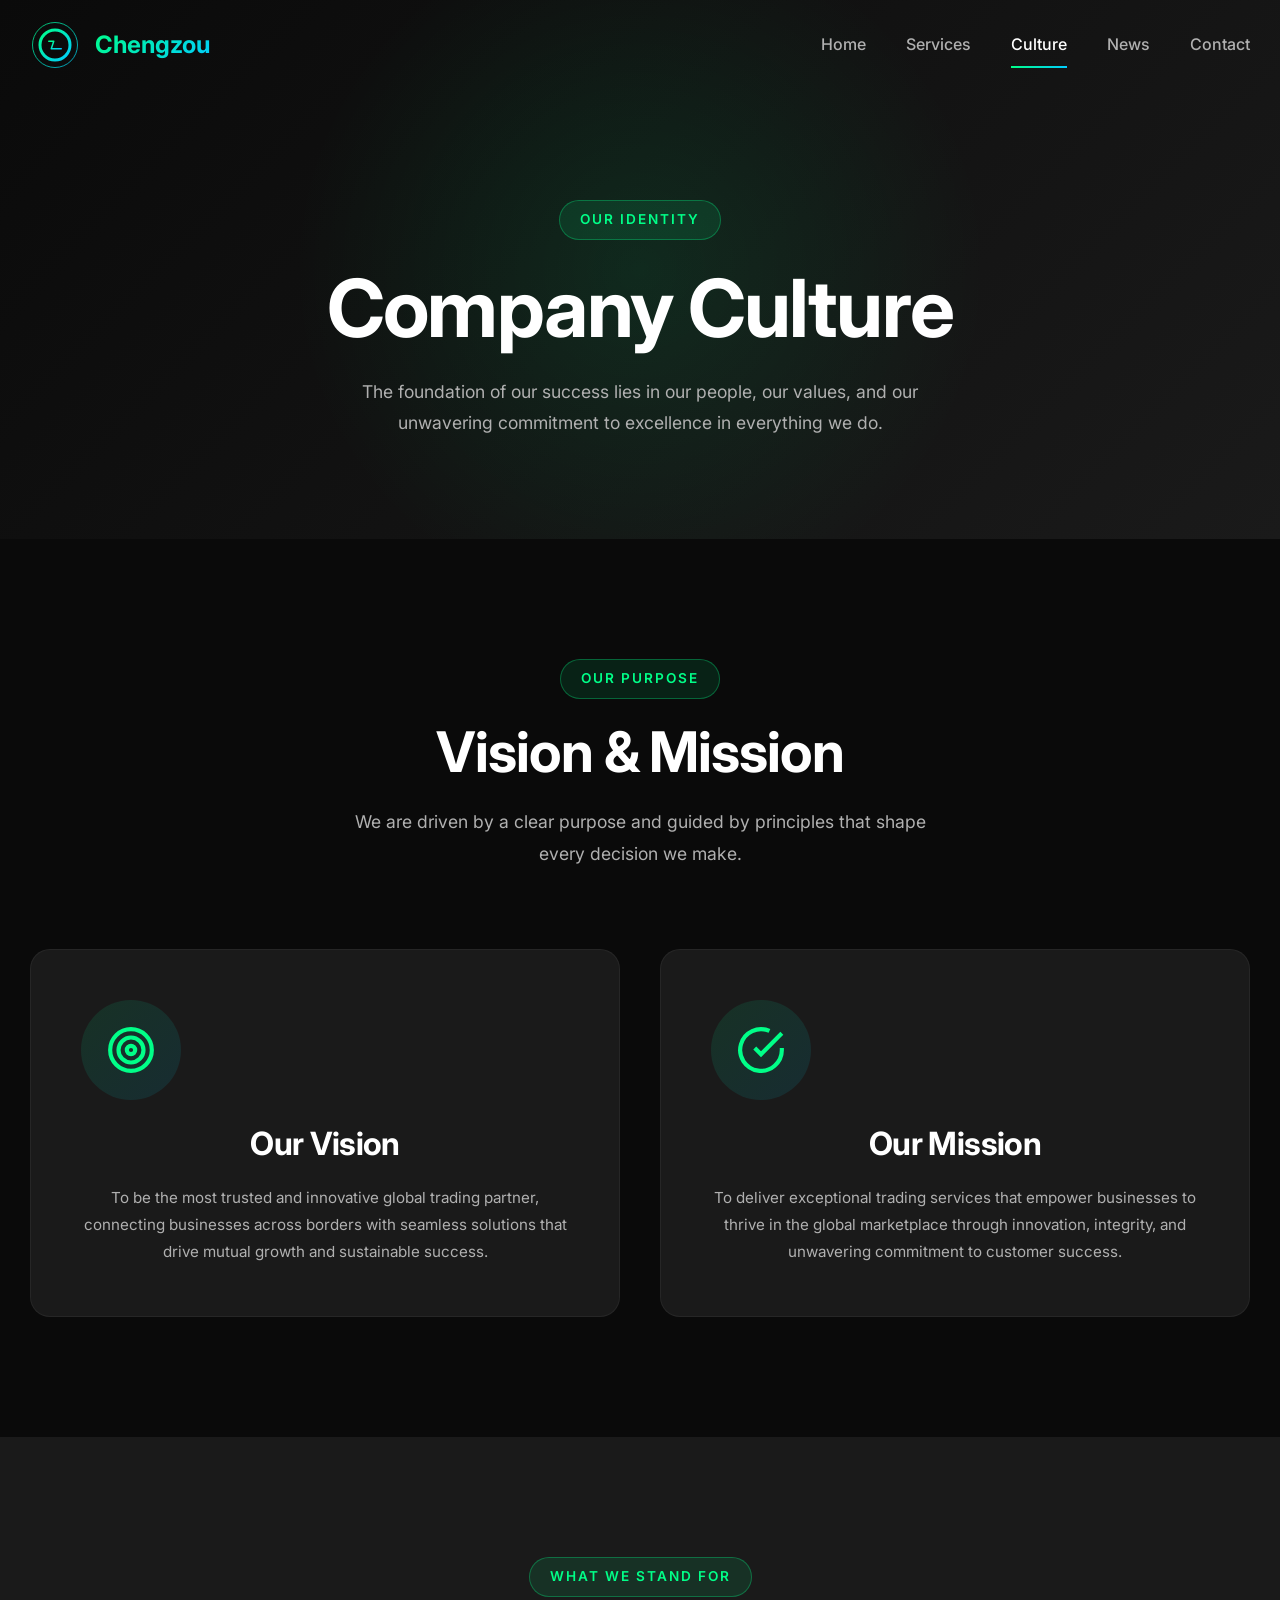
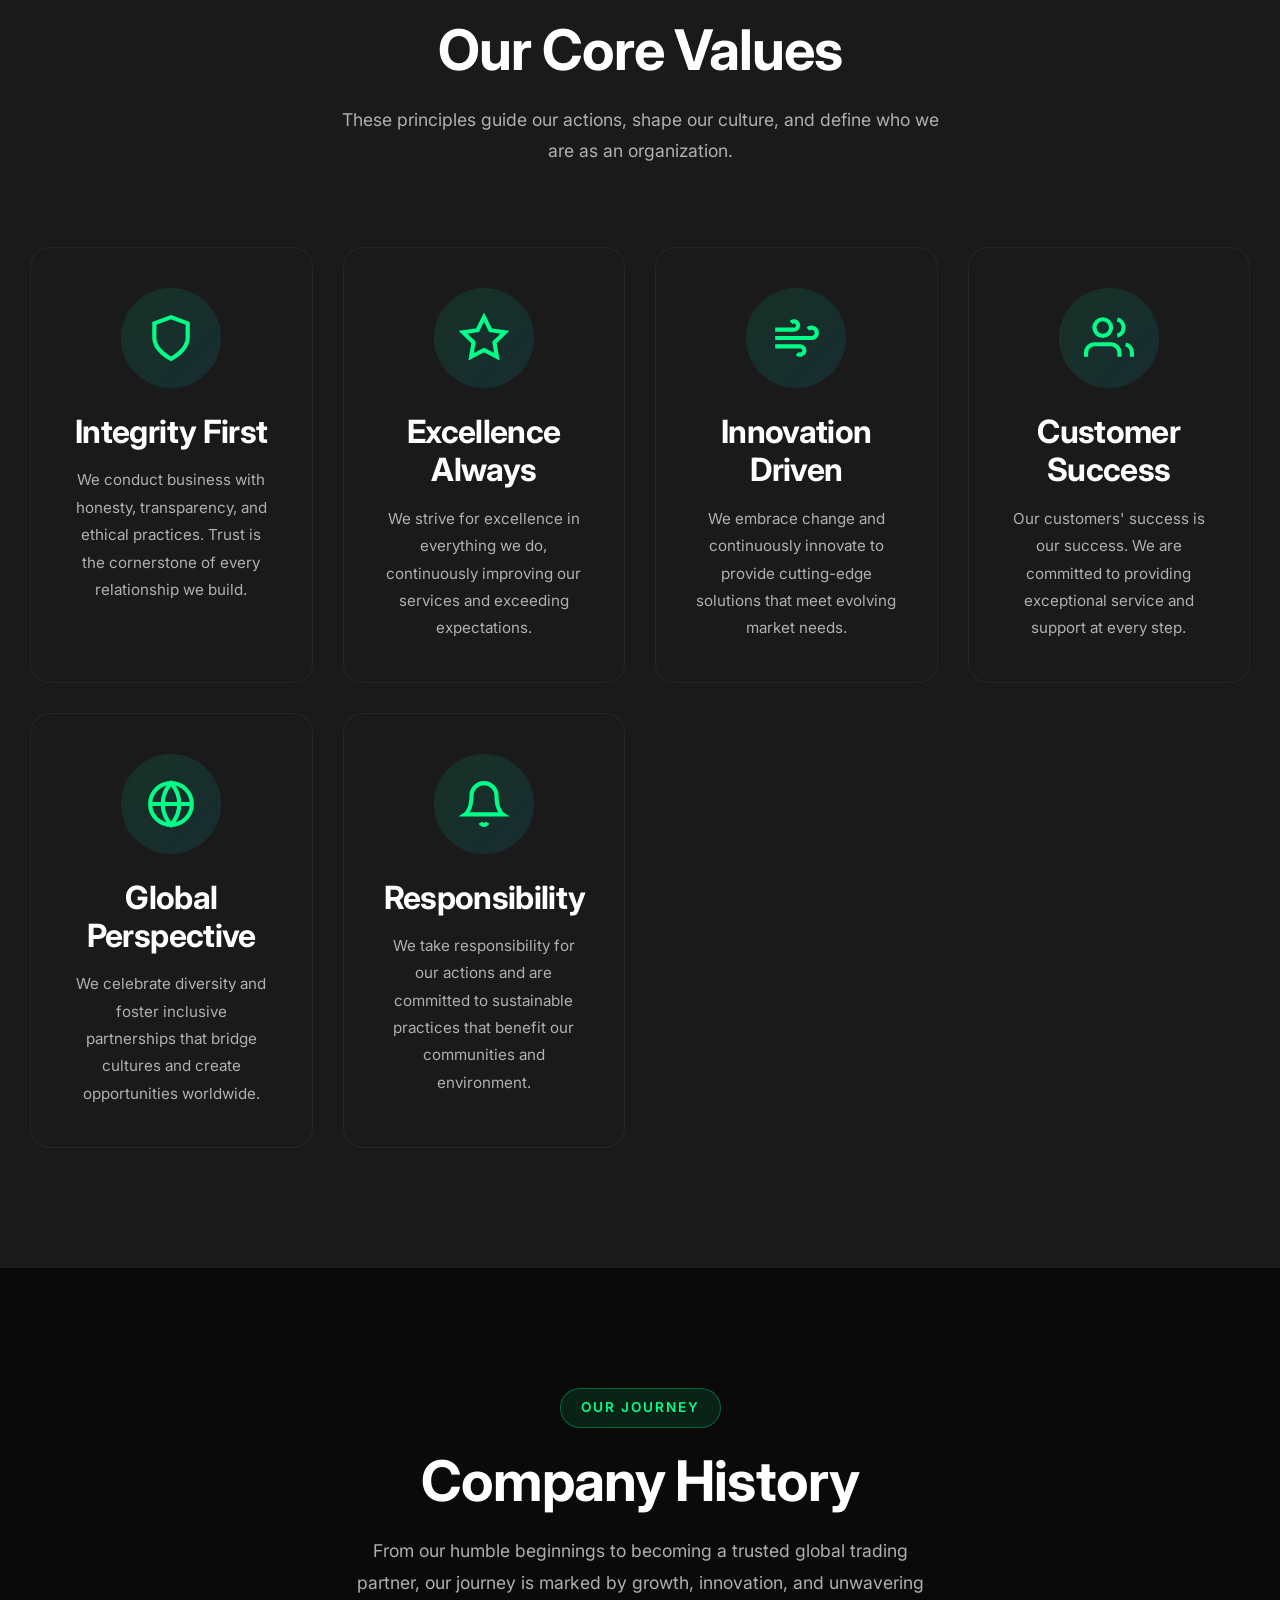
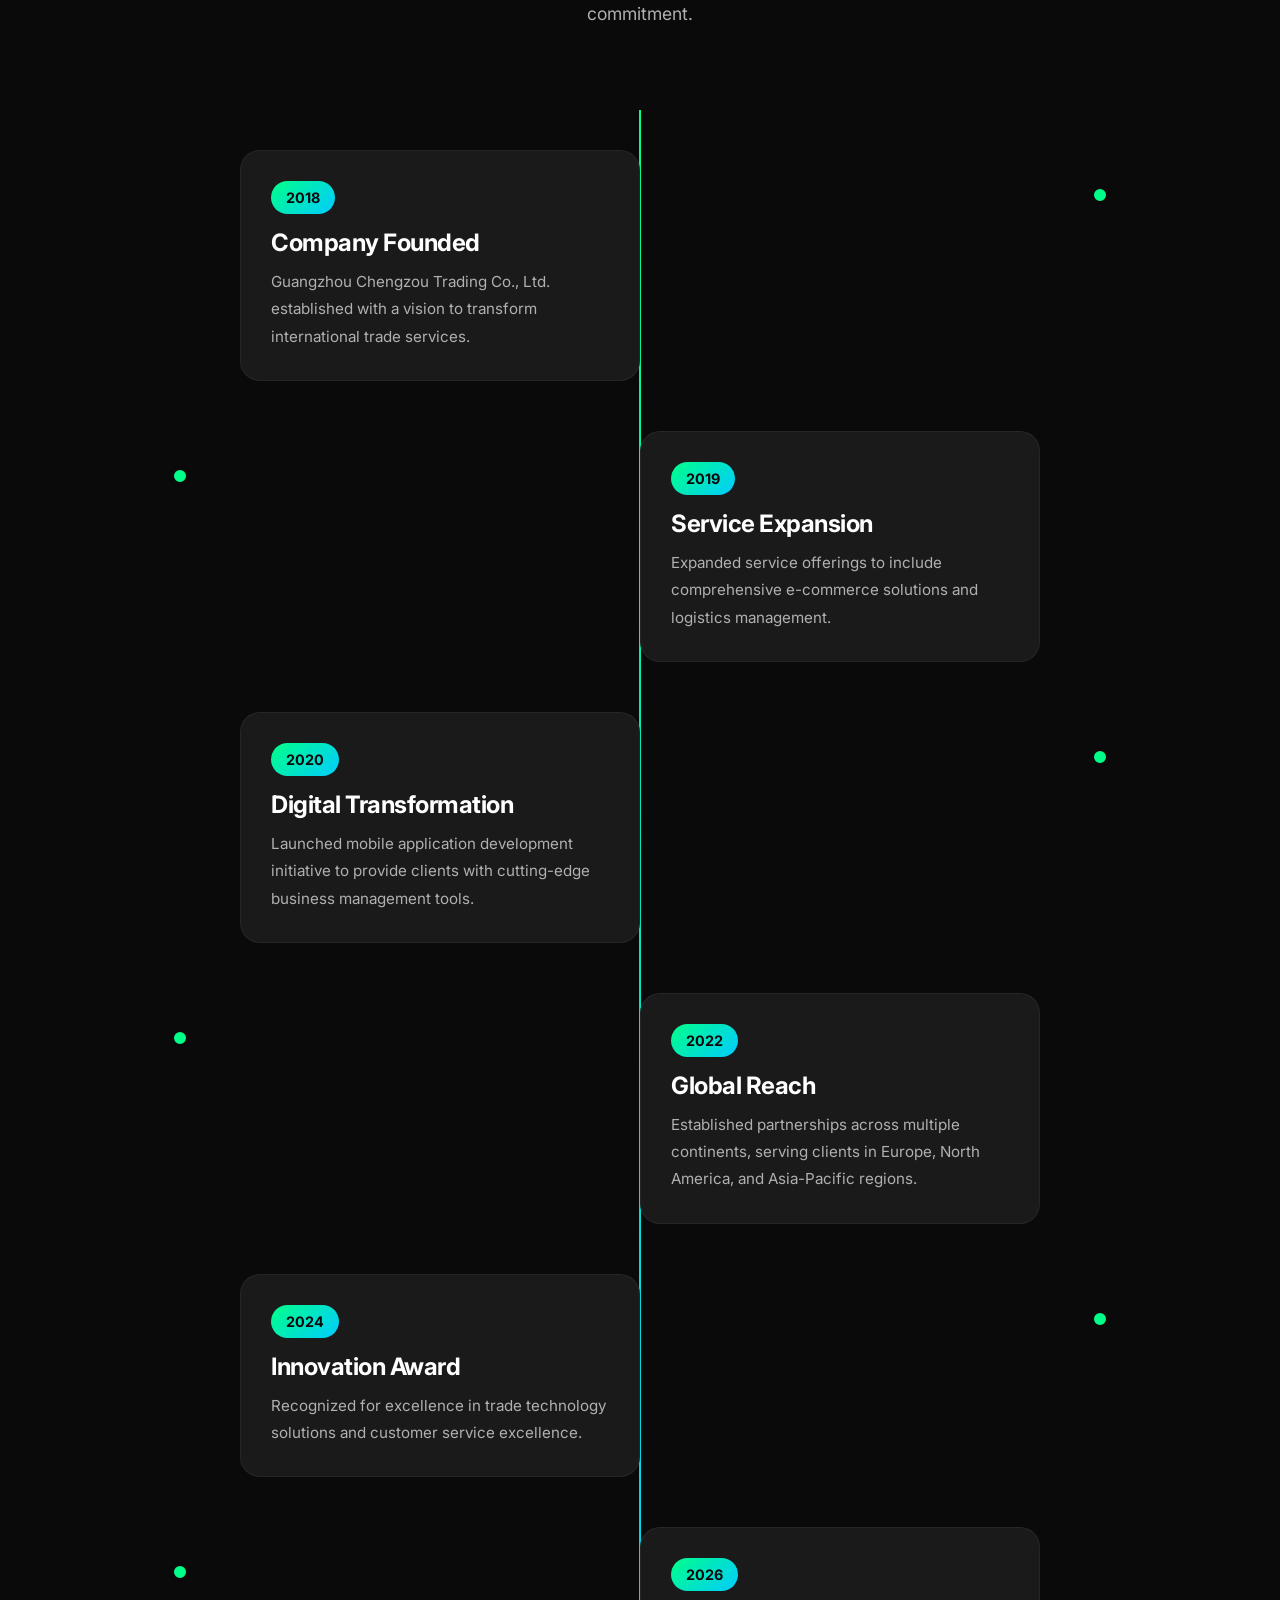
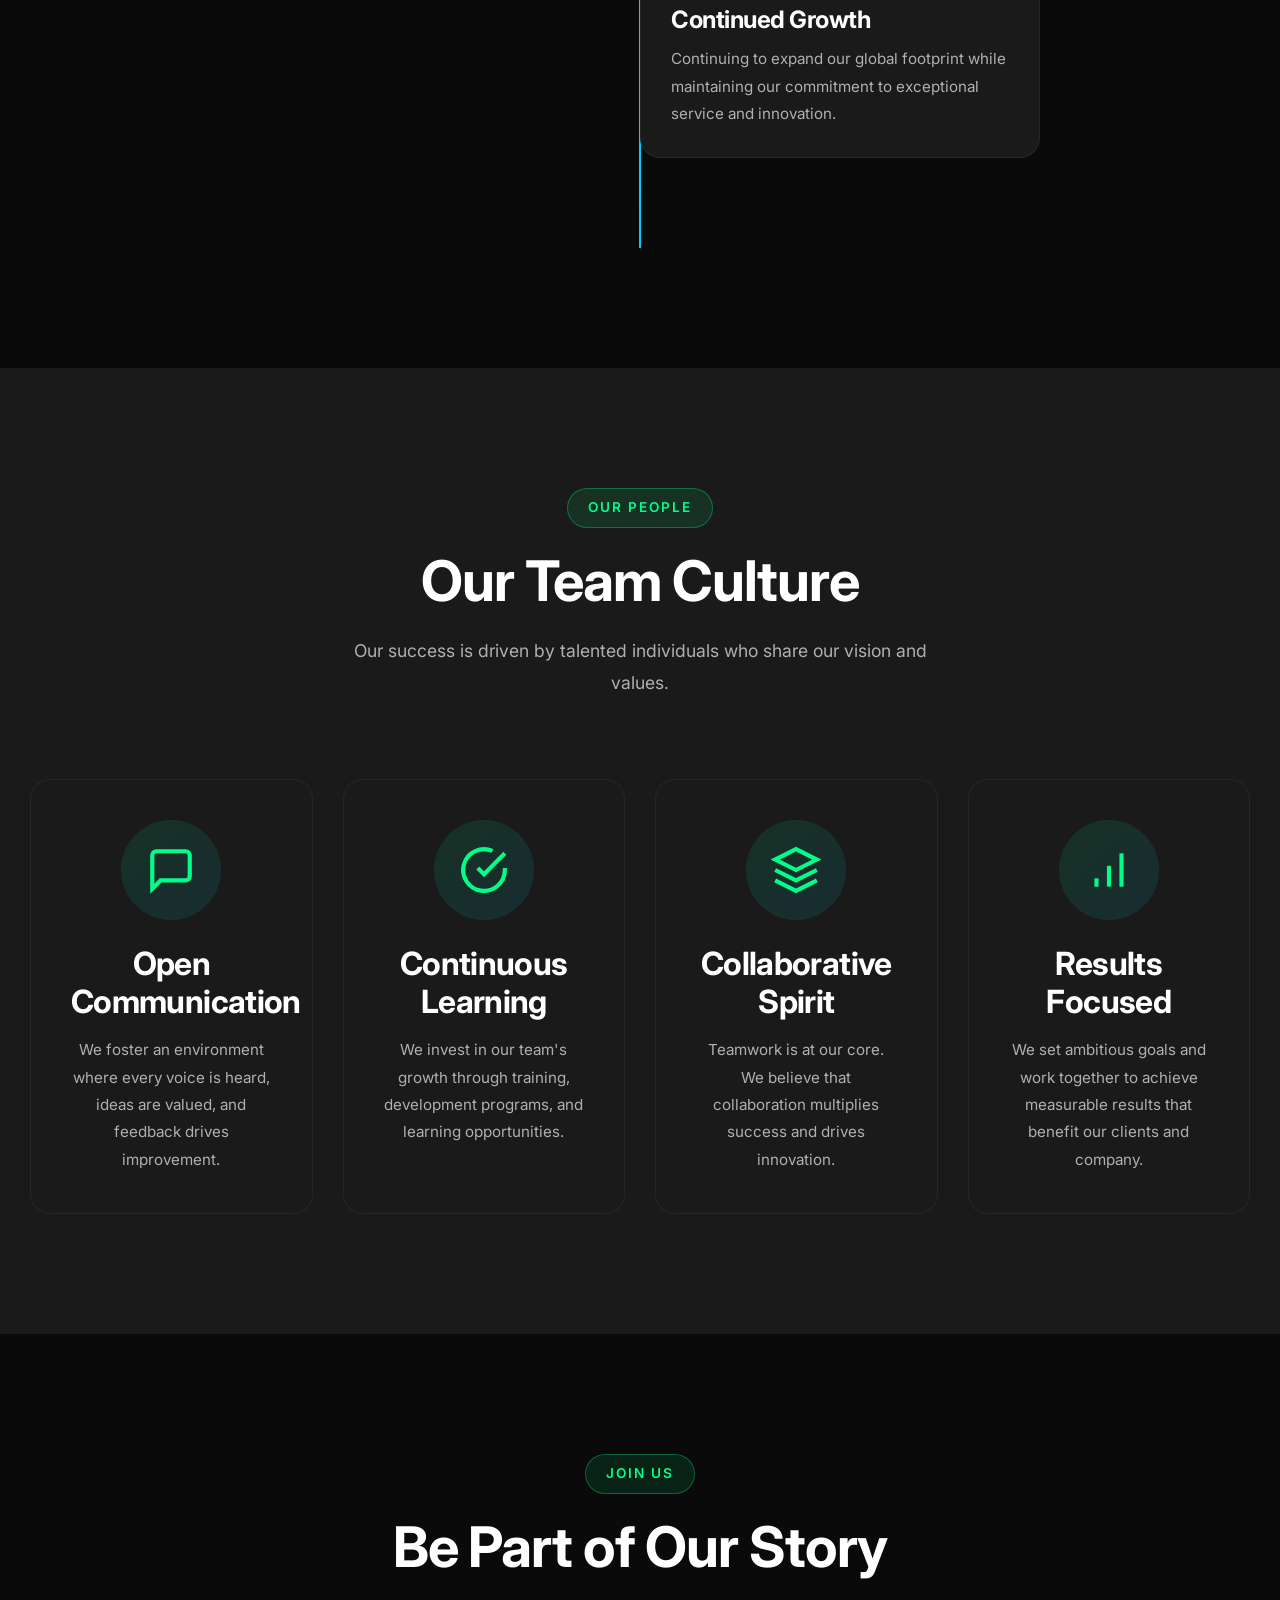
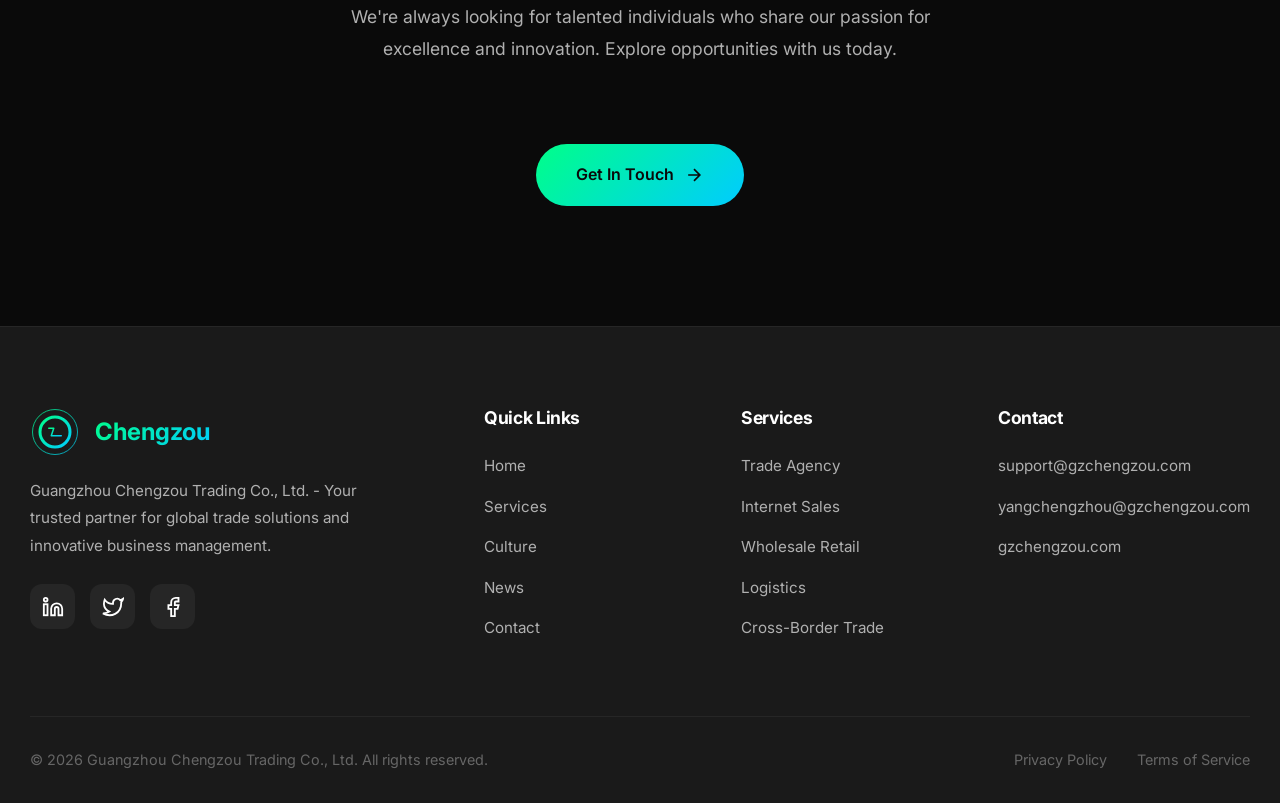
<file: culture.html>
<!DOCTYPE html>
<html lang="en">
<head>
    <meta charset="UTF-8">
    <meta name="viewport" content="width=device-width, initial-scale=1.0">
    <meta http-equiv="X-UA-Compatible" content="IE=edge">
    
    <!-- SEO Meta Tags -->
    <title>Our Culture | Guangzhou Chengzou Trading Co., Ltd.</title>
    <meta name="description" content="Discover the values, mission, and vision of Guangzhou Chengzou Trading Co., Ltd. Learn about our commitment to excellence and innovation in global trade.">
    <meta name="keywords" content="company culture, corporate values, trading company, mission vision, team, Guangzhou, China">
    <meta name="author" content="Guangzhou Chengzou Trading Co., Ltd.">
    <meta name="robots" content="index, follow">
    <link rel="canonical" href="https://gzchengzou.com/culture.html">
    
    <!-- Favicon -->
    <link rel="icon" type="image/svg+xml" href="images/logo.svg">
    <link rel="apple-touch-icon" href="images/logo.svg">
    
    <!-- Google Fonts -->
    <link href="https://fonts.googleapis.com/css2?family=Inter:wght@300;400;500;600;700;800&display=swap" rel="stylesheet">
    
    <!-- Stylesheets -->
    <link rel="stylesheet" href="css/style.css">
    <link rel="stylesheet" href="css/animations.css">
    <link rel="stylesheet" href="css/responsive.css">
</head>
<body>
    <!-- Loading Screen -->
    <div class="loader">
        <div class="loader-content">
            <svg class="loader-logo" viewBox="0 0 200 200" xmlns="http://www.w3.org/2000/svg">
                <defs>
                    <linearGradient id="loaderGradient" x1="0%" y1="0%" x2="100%" y2="100%">
                        <stop offset="0%" stop-color="#00ff88"/>
                        <stop offset="100%" stop-color="#00ccff"/>
                    </linearGradient>
                </defs>
                <circle cx="100" cy="100" r="90" fill="none" stroke="url(#loaderGradient)" stroke-width="3"/>
                <path d="M 100 40 A 60 60 0 1 0 100 160 A 60 60 0 1 0 100 40" fill="none" stroke="url(#loaderGradient)" stroke-width="12" stroke-linecap="round"/>
                <path d="M 75 85 L 95 85 L 85 115 L 125 115" fill="none" stroke="url(#loaderGradient)" stroke-width="6" stroke-linecap="round" stroke-linejoin="round"/>
            </svg>
            <div class="loader-bar">
                <div class="loader-progress"></div>
            </div>
        </div>
    </div>

    <!-- Scroll Progress Bar -->
    <div class="scroll-progress"></div>

    <!-- Header -->
    <header class="header">
        <div class="container">
            <a href="index.html" class="logo">
                <svg viewBox="0 0 200 200" xmlns="http://www.w3.org/2000/svg">
                    <defs>
                        <linearGradient id="headerLogoGradient" x1="0%" y1="0%" x2="100%" y2="100%">
                            <stop offset="0%" stop-color="#00ff88"/>
                            <stop offset="100%" stop-color="#00ccff"/>
                        </linearGradient>
                    </defs>
                    <circle cx="100" cy="100" r="90" fill="none" stroke="url(#headerLogoGradient)" stroke-width="3"/>
                    <path d="M 100 40 A 60 60 0 1 0 100 160 A 60 60 0 1 0 100 40" fill="none" stroke="url(#headerLogoGradient)" stroke-width="12" stroke-linecap="round"/>
                    <path d="M 75 85 L 95 85 L 85 115 L 125 115" fill="none" stroke="url(#headerLogoGradient)" stroke-width="6" stroke-linecap="round" stroke-linejoin="round"/>
                </svg>
                <span class="logo-text">Chengzou</span>
            </a>
            
            <nav class="nav-menu">
                <a href="index.html">Home</a>
                <a href="services.html">Services</a>
                <a href="culture.html" class="active">Culture</a>
                <a href="news.html">News</a>
                <a href="contact.html">Contact</a>
            </nav>
            
            <button class="mobile-menu-btn" aria-label="Toggle menu">
                <span></span>
                <span></span>
                <span></span>
            </button>
        </div>
    </header>

    <!-- Page Header -->
    <section class="page-header">
        <div class="container">
            <span class="section-badge">Our Identity</span>
            <h1>Company Culture</h1>
            <p>The foundation of our success lies in our people, our values, and our unwavering commitment to excellence in everything we do.</p>
        </div>
    </section>

    <!-- Vision & Mission Section -->
    <section class="section">
        <div class="container">
            <div class="section-header reveal">
                <span class="section-badge">Our Purpose</span>
                <h2 class="section-title">Vision & Mission</h2>
                <p class="section-description">
                    We are driven by a clear purpose and guided by principles that shape every decision we make.
                </p>
            </div>
            
            <div class="values-grid" style="grid-template-columns: 1fr 1fr; gap: 40px;">
                <div class="value-card reveal" style="text-align: left; padding: 50px;">
                    <div class="value-icon" style="margin: 0 0 25px 0;">
                        <svg viewBox="0 0 24 24" fill="none" stroke="currentColor" stroke-width="2">
                            <circle cx="12" cy="12" r="10"/>
                            <circle cx="12" cy="12" r="6"/>
                            <circle cx="12" cy="12" r="2"/>
                        </svg>
                    </div>
                    <h3 style="text-align: center;">Our Vision</h3>
                    <p style="text-align: center; margin-top: 20px;">To be the most trusted and innovative global trading partner, connecting businesses across borders with seamless solutions that drive mutual growth and sustainable success.</p>
                </div>
                
                <div class="value-card reveal" style="text-align: left; padding: 50px;">
                    <div class="value-icon" style="margin: 0 0 25px 0;">
                        <svg viewBox="0 0 24 24" fill="none" stroke="currentColor" stroke-width="2">
                            <path d="M22 11.08V12a10 10 0 1 1-5.93-9.14"/>
                            <polyline points="22 4 12 14.01 9 11.01"/>
                        </svg>
                    </div>
                    <h3 style="text-align: center;">Our Mission</h3>
                    <p style="text-align: center; margin-top: 20px;">To deliver exceptional trading services that empower businesses to thrive in the global marketplace through innovation, integrity, and unwavering commitment to customer success.</p>
                </div>
            </div>
        </div>
    </section>

    <!-- Core Values Section -->
    <section class="section bg-dark">
        <div class="container">
            <div class="section-header reveal">
                <span class="section-badge">What We Stand For</span>
                <h2 class="section-title">Our Core Values</h2>
                <p class="section-description">
                    These principles guide our actions, shape our culture, and define who we are as an organization.
                </p>
            </div>
            
            <div class="values-grid stagger-children">
                <div class="value-card reveal">
                    <div class="value-icon">
                        <svg viewBox="0 0 24 24" fill="none" stroke="currentColor" stroke-width="2">
                            <path d="M12 22s8-4 8-10V5l-8-3-8 3v7c0 6 8 10 8 10z"/>
                        </svg>
                    </div>
                    <h3>Integrity First</h3>
                    <p>We conduct business with honesty, transparency, and ethical practices. Trust is the cornerstone of every relationship we build.</p>
                </div>
                
                <div class="value-card reveal">
                    <div class="value-icon">
                        <svg viewBox="0 0 24 24" fill="none" stroke="currentColor" stroke-width="2">
                            <polygon points="12 2 15.09 8.26 22 9.27 17 14.14 18.18 21.02 12 17.77 5.82 21.02 7 14.14 2 9.27 8.91 8.26 12 2"/>
                        </svg>
                    </div>
                    <h3>Excellence Always</h3>
                    <p>We strive for excellence in everything we do, continuously improving our services and exceeding expectations.</p>
                </div>
                
                <div class="value-card reveal">
                    <div class="value-icon">
                        <svg viewBox="0 0 24 24" fill="none" stroke="currentColor" stroke-width="2">
                            <path d="M9.59 4.59A2 2 0 1 1 11 8H2m10.59 11.41A2 2 0 1 0 14 16H2m15.73-8.27A2.5 2.5 0 1 1 19.5 12H2"/>
                        </svg>
                    </div>
                    <h3>Innovation Driven</h3>
                    <p>We embrace change and continuously innovate to provide cutting-edge solutions that meet evolving market needs.</p>
                </div>
                
                <div class="value-card reveal">
                    <div class="value-icon">
                        <svg viewBox="0 0 24 24" fill="none" stroke="currentColor" stroke-width="2">
                            <path d="M17 21v-2a4 4 0 0 0-4-4H5a4 4 0 0 0-4 4v2"/>
                            <circle cx="9" cy="7" r="4"/>
                            <path d="M23 21v-2a4 4 0 0 0-3-3.87"/>
                            <path d="M16 3.13a4 4 0 0 1 0 7.75"/>
                        </svg>
                    </div>
                    <h3>Customer Success</h3>
                    <p>Our customers' success is our success. We are committed to providing exceptional service and support at every step.</p>
                </div>
                
                <div class="value-card reveal">
                    <div class="value-icon">
                        <svg viewBox="0 0 24 24" fill="none" stroke="currentColor" stroke-width="2">
                            <circle cx="12" cy="12" r="10"/>
                            <line x1="2" y1="12" x2="22" y2="12"/>
                            <path d="M12 2a15.3 15.3 0 0 1 4 10 15.3 15.3 0 0 1-4 10 15.3 15.3 0 0 1-4-10 15.3 15.3 0 0 1 4-10z"/>
                        </svg>
                    </div>
                    <h3>Global Perspective</h3>
                    <p>We celebrate diversity and foster inclusive partnerships that bridge cultures and create opportunities worldwide.</p>
                </div>
                
                <div class="value-card reveal">
                    <div class="value-icon">
                        <svg viewBox="0 0 24 24" fill="none" stroke="currentColor" stroke-width="2">
                            <path d="M18 8A6 6 0 0 0 6 8c0 7-3 9-3 9h18s-3-2-3-9"/>
                            <path d="M13.73 21a2 2 0 0 1-3.46 0"/>
                        </svg>
                    </div>
                    <h3>Responsibility</h3>
                    <p>We take responsibility for our actions and are committed to sustainable practices that benefit our communities and environment.</p>
                </div>
            </div>
        </div>
    </section>

    <!-- Our Story / Timeline Section -->
    <section class="section">
        <div class="container">
            <div class="section-header reveal">
                <span class="section-badge">Our Journey</span>
                <h2 class="section-title">Company History</h2>
                <p class="section-description">
                    From our humble beginnings to becoming a trusted global trading partner, our journey is marked by growth, innovation, and unwavering commitment.
                </p>
            </div>
            
            <div class="timeline">
                <div class="timeline-item reveal">
                    <div class="timeline-dot"></div>
                    <div class="timeline-content">
                        <span class="timeline-year">2018</span>
                        <h4>Company Founded</h4>
                        <p>Guangzhou Chengzou Trading Co., Ltd. established with a vision to transform international trade services.</p>
                    </div>
                </div>
                
                <div class="timeline-item reveal">
                    <div class="timeline-dot"></div>
                    <div class="timeline-content">
                        <span class="timeline-year">2019</span>
                        <h4>Service Expansion</h4>
                        <p>Expanded service offerings to include comprehensive e-commerce solutions and logistics management.</p>
                    </div>
                </div>
                
                <div class="timeline-item reveal">
                    <div class="timeline-dot"></div>
                    <div class="timeline-content">
                        <span class="timeline-year">2020</span>
                        <h4>Digital Transformation</h4>
                        <p>Launched mobile application development initiative to provide clients with cutting-edge business management tools.</p>
                    </div>
                </div>
                
                <div class="timeline-item reveal">
                    <div class="timeline-dot"></div>
                    <div class="timeline-content">
                        <span class="timeline-year">2022</span>
                        <h4>Global Reach</h4>
                        <p>Established partnerships across multiple continents, serving clients in Europe, North America, and Asia-Pacific regions.</p>
                    </div>
                </div>
                
                <div class="timeline-item reveal">
                    <div class="timeline-dot"></div>
                    <div class="timeline-content">
                        <span class="timeline-year">2024</span>
                        <h4>Innovation Award</h4>
                        <p>Recognized for excellence in trade technology solutions and customer service excellence.</p>
                    </div>
                </div>
                
                <div class="timeline-item reveal">
                    <div class="timeline-dot"></div>
                    <div class="timeline-content">
                        <span class="timeline-year">2026</span>
                        <h4>Continued Growth</h4>
                        <p>Continuing to expand our global footprint while maintaining our commitment to exceptional service and innovation.</p>
                    </div>
                </div>
            </div>
        </div>
    </section>

    <!-- Team Culture Section -->
    <section class="section bg-dark">
        <div class="container">
            <div class="section-header reveal">
                <span class="section-badge">Our People</span>
                <h2 class="section-title">Our Team Culture</h2>
                <p class="section-description">
                    Our success is driven by talented individuals who share our vision and values.
                </p>
            </div>
            
            <div class="values-grid stagger-children">
                <div class="value-card reveal">
                    <div class="value-icon">
                        <svg viewBox="0 0 24 24" fill="none" stroke="currentColor" stroke-width="2">
                            <path d="M21 15a2 2 0 0 1-2 2H7l-4 4V5a2 2 0 0 1 2-2h14a2 2 0 0 1 2 2z"/>
                        </svg>
                    </div>
                    <h3>Open Communication</h3>
                    <p>We foster an environment where every voice is heard, ideas are valued, and feedback drives improvement.</p>
                </div>
                
                <div class="value-card reveal">
                    <div class="value-icon">
                        <svg viewBox="0 0 24 24" fill="none" stroke="currentColor" stroke-width="2">
                            <path d="M22 11.08V12a10 10 0 1 1-5.93-9.14"/>
                            <polyline points="22 4 12 14.01 9 11.01"/>
                        </svg>
                    </div>
                    <h3>Continuous Learning</h3>
                    <p>We invest in our team's growth through training, development programs, and learning opportunities.</p>
                </div>
                
                <div class="value-card reveal">
                    <div class="value-icon">
                        <svg viewBox="0 0 24 24" fill="none" stroke="currentColor" stroke-width="2">
                            <path d="M12 2L2 7l10 5 10-5-10-5z"/>
                            <path d="M2 17l10 5 10-5"/>
                            <path d="M2 12l10 5 10-5"/>
                        </svg>
                    </div>
                    <h3>Collaborative Spirit</h3>
                    <p>Teamwork is at our core. We believe that collaboration multiplies success and drives innovation.</p>
                </div>
                
                <div class="value-card reveal">
                    <div class="value-icon">
                        <svg viewBox="0 0 24 24" fill="none" stroke="currentColor" stroke-width="2">
                            <path d="M12 20V10"/>
                            <path d="M18 20V4"/>
                            <path d="M6 20v-4"/>
                        </svg>
                    </div>
                    <h3>Results Focused</h3>
                    <p>We set ambitious goals and work together to achieve measurable results that benefit our clients and company.</p>
                </div>
            </div>
        </div>
    </section>

    <!-- CTA Section -->
    <section class="section">
        <div class="container">
            <div class="section-header reveal">
                <span class="section-badge">Join Us</span>
                <h2 class="section-title">Be Part of Our Story</h2>
                <p class="section-description">
                    We're always looking for talented individuals who share our passion for excellence and innovation. Explore opportunities with us today.
                </p>
            </div>
            
            <div class="text-center reveal">
                <a href="contact.html" class="btn btn-primary">
                    Get In Touch
                    <svg width="20" height="20" viewBox="0 0 24 24" fill="none" stroke="currentColor" stroke-width="2">
                        <path d="M5 12h14M12 5l7 7-7 7"/>
                    </svg>
                </a>
            </div>
        </div>
    </section>

    <!-- Footer -->
    <footer class="footer">
        <div class="container">
            <div class="footer-grid">
                <div class="footer-brand">
                    <a href="index.html" class="logo">
                        <svg viewBox="0 0 200 200" xmlns="http://www.w3.org/2000/svg">
                            <defs>
                                <linearGradient id="footerLogoGradient" x1="0%" y1="0%" x2="100%" y2="100%">
                                    <stop offset="0%" stop-color="#00ff88"/>
                                    <stop offset="100%" stop-color="#00ccff"/>
                                </linearGradient>
                            </defs>
                            <circle cx="100" cy="100" r="90" fill="none" stroke="url(#footerLogoGradient)" stroke-width="3"/>
                            <path d="M 100 40 A 60 60 0 1 0 100 160 A 60 60 0 1 0 100 40" fill="none" stroke="url(#footerLogoGradient)" stroke-width="12" stroke-linecap="round"/>
                            <path d="M 75 85 L 95 85 L 85 115 L 125 115" fill="none" stroke="url(#footerLogoGradient)" stroke-width="6" stroke-linecap="round" stroke-linejoin="round"/>
                        </svg>
                        <span class="logo-text">Chengzou</span>
                    </a>
                    <p>Guangzhou Chengzou Trading Co., Ltd. - Your trusted partner for global trade solutions and innovative business management.</p>
                    <div class="footer-social">
                        <a href="#" aria-label="LinkedIn">
                            <svg viewBox="0 0 24 24" fill="none" stroke="currentColor" stroke-width="2">
                                <path d="M16 8a6 6 0 0 1 6 6v7h-4v-7a2 2 0 0 0-2-2 2 2 0 0 0-2 2v7h-4v-7a6 6 0 0 1 6-6z"/>
                                <rect x="2" y="9" width="4" height="12"/>
                                <circle cx="4" cy="4" r="2"/>
                            </svg>
                        </a>
                        <a href="#" aria-label="Twitter">
                            <svg viewBox="0 0 24 24" fill="none" stroke="currentColor" stroke-width="2">
                                <path d="M23 3a10.9 10.9 0 0 1-3.14 1.53 4.48 4.48 0 0 0-7.86 3v1A10.66 10.66 0 0 1 3 4s-4 9 5 13a11.64 11.64 0 0 1-7 2c9 5 20 0 20-11.5a4.5 4.5 0 0 0-.08-.83A7.72 7.72 0 0 0 23 3z"/>
                            </svg>
                        </a>
                        <a href="#" aria-label="Facebook">
                            <svg viewBox="0 0 24 24" fill="none" stroke="currentColor" stroke-width="2">
                                <path d="M18 2h-3a5 5 0 0 0-5 5v3H7v4h3v8h4v-8h3l1-4h-4V7a1 1 0 0 1 1-1h3z"/>
                            </svg>
                        </a>
                    </div>
                </div>
                
                <div class="footer-links">
                    <h4>Quick Links</h4>
                    <ul>
                        <li><a href="index.html">Home</a></li>
                        <li><a href="services.html">Services</a></li>
                        <li><a href="culture.html">Culture</a></li>
                        <li><a href="news.html">News</a></li>
                        <li><a href="contact.html">Contact</a></li>
                    </ul>
                </div>
                
                <div class="footer-links">
                    <h4>Services</h4>
                    <ul>
                        <li><a href="services.html">Trade Agency</a></li>
                        <li><a href="services.html">Internet Sales</a></li>
                        <li><a href="services.html">Wholesale Retail</a></li>
                        <li><a href="services.html">Logistics</a></li>
                        <li><a href="services.html">Cross-Border Trade</a></li>
                    </ul>
                </div>
                
                <div class="footer-links">
                    <h4>Contact</h4>
                    <ul>
                        <li><a href="mailto:support@gzchengzou.com">support@gzchengzou.com</a></li>
                        <li><a href="mailto:yangchengzhou@gzchengzou.com">yangchengzhou@gzchengzou.com</a></li>
                        <li><a href="https://gzchengzou.com">gzchengzou.com</a></li>
                    </ul>
                </div>
            </div>
            
            <div class="footer-bottom">
                <p>&copy; 2026 Guangzhou Chengzou Trading Co., Ltd. All rights reserved.</p>
                <div class="footer-legal">
                    <a href="privacy.html">Privacy Policy</a>
                    <a href="terms.html">Terms of Service</a>
                </div>
            </div>
        </div>
    </footer>

    <!-- Scripts -->
    <script src="js/main.js"></script>
</body>
</html>
</file>
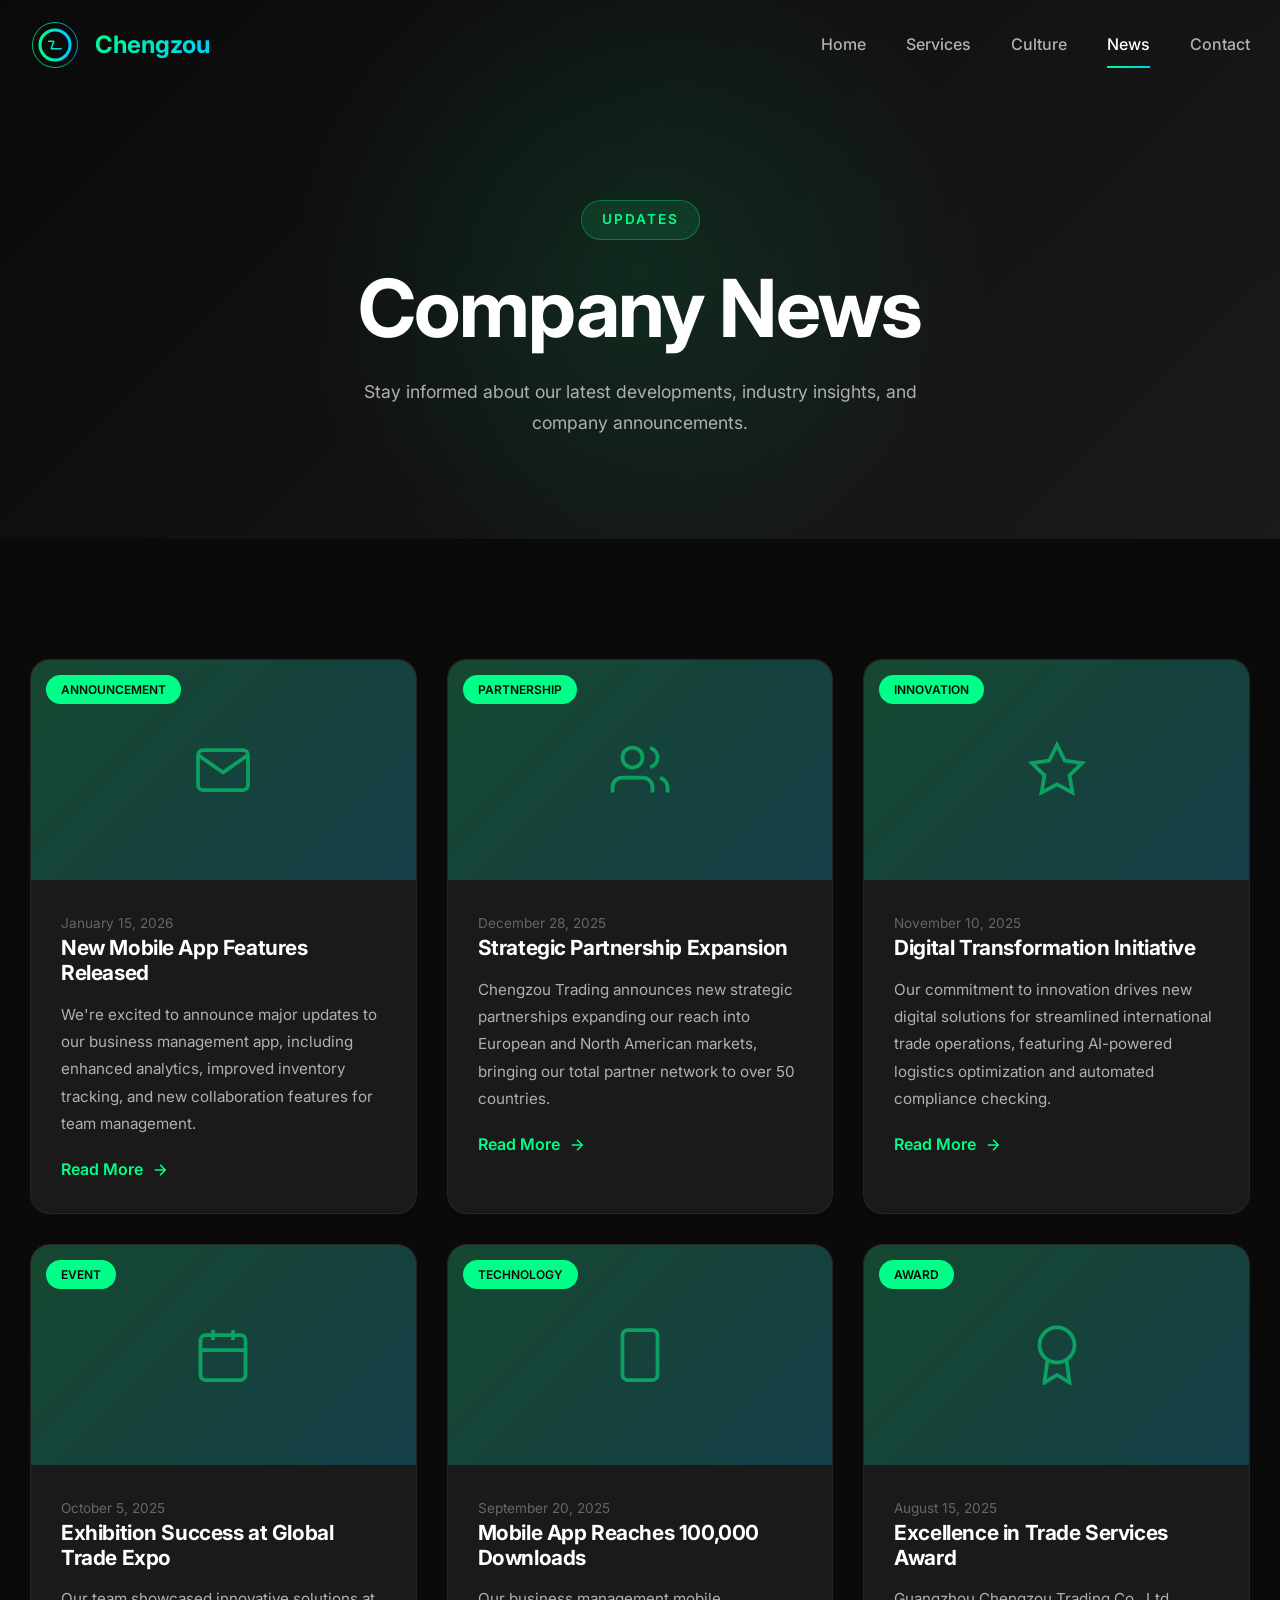
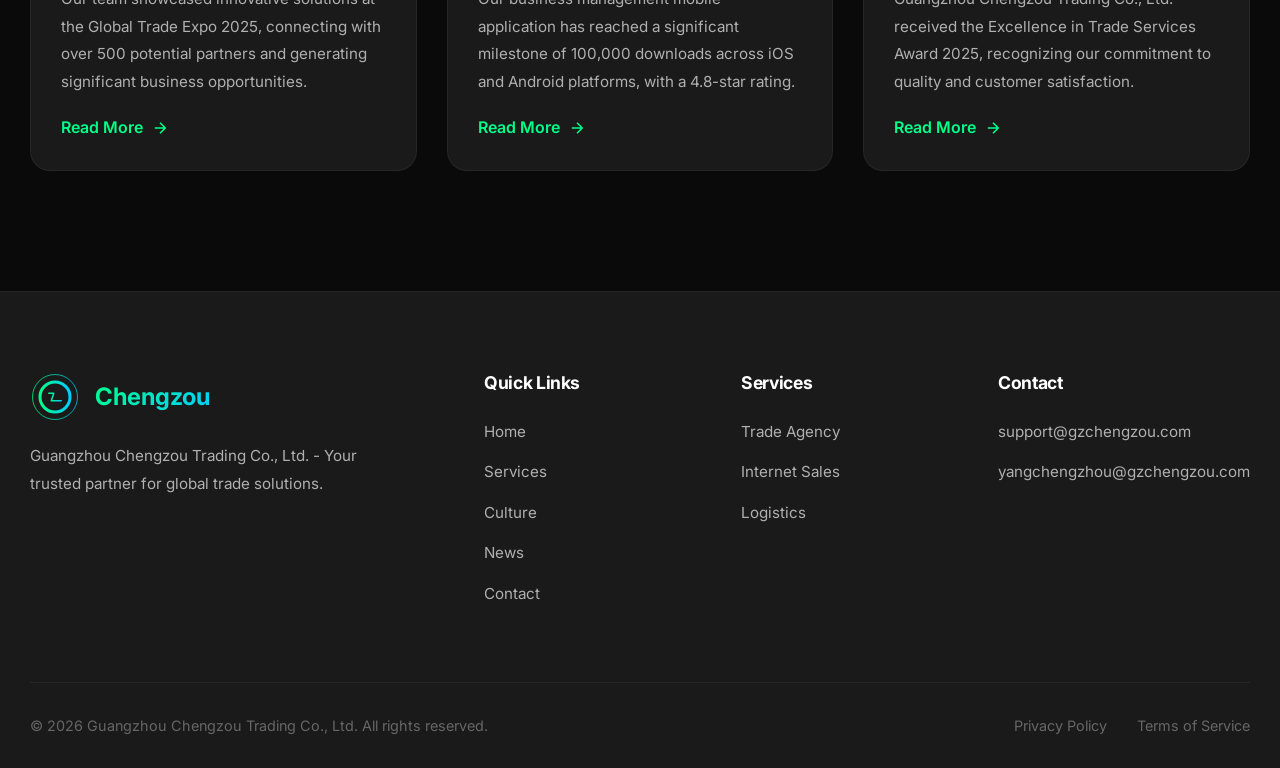
<file: news.html>
<!DOCTYPE html>
<html lang="en">
<head>
    <meta charset="UTF-8">
    <meta name="viewport" content="width=device-width, initial-scale=1.0">
    <meta http-equiv="X-UA-Compatible" content="IE=edge">
    <title>Company News | Guangzhou Chengzou Trading Co., Ltd.</title>
    <meta name="description" content="Stay updated with the latest news, announcements, and insights from Guangzhou Chengzou Trading Co., Ltd.">
    <meta name="robots" content="index, follow">
    <link rel="canonical" href="https://gzchengzou.com/news.html">
    <link rel="icon" type="image/svg+xml" href="images/logo.svg">
    <link href="https://fonts.googleapis.com/css2?family=Inter:wght@300;400;500;600;700;800&display=swap" rel="stylesheet">
    <link rel="stylesheet" href="css/style.css">
    <link rel="stylesheet" href="css/animations.css">
    <link rel="stylesheet" href="css/responsive.css">
</head>
<body>
    <div class="loader">
        <div class="loader-content">
            <svg class="loader-logo" viewBox="0 0 200 200"><defs><linearGradient id="loaderGradient"><stop offset="0%" stop-color="#00ff88"/><stop offset="100%" stop-color="#00ccff"/></linearGradient></defs><circle cx="100" cy="100" r="90" fill="none" stroke="url(#loaderGradient)" stroke-width="3"/><path d="M 100 40 A 60 60 0 1 0 100 160 A 60 60 0 1 0 100 40" fill="none" stroke="url(#loaderGradient)" stroke-width="12" stroke-linecap="round"/><path d="M 75 85 L 95 85 L 85 115 L 125 115" fill="none" stroke="url(#loaderGradient)" stroke-width="6" stroke-linecap="round" stroke-linejoin="round"/></svg>
            <div class="loader-bar"><div class="loader-progress"></div></div>
        </div>
    </div>
    <div class="scroll-progress"></div>
    <header class="header">
        <div class="container">
            <a href="index.html" class="logo">
                <svg viewBox="0 0 200 200"><defs><linearGradient id="hg"><stop offset="0%" stop-color="#00ff88"/><stop offset="100%" stop-color="#00ccff"/></linearGradient></defs><circle cx="100" cy="100" r="90" fill="none" stroke="url(#hg)" stroke-width="3"/><path d="M 100 40 A 60 60 0 1 0 100 160 A 60 60 0 1 0 100 40" fill="none" stroke="url(#hg)" stroke-width="12" stroke-linecap="round"/><path d="M 75 85 L 95 85 L 85 115 L 125 115" fill="none" stroke="url(#hg)" stroke-width="6" stroke-linecap="round" stroke-linejoin="round"/></svg>
                <span class="logo-text">Chengzou</span>
            </a>
            <nav class="nav-menu">
                <a href="index.html">Home</a>
                <a href="services.html">Services</a>
                <a href="culture.html">Culture</a>
                <a href="news.html" class="active">News</a>
                <a href="contact.html">Contact</a>
            </nav>
            <button class="mobile-menu-btn" aria-label="Toggle menu"><span></span><span></span><span></span></button>
        </div>
    </header>
    <section class="page-header">
        <div class="container">
            <span class="section-badge">Updates</span>
            <h1>Company News</h1>
            <p>Stay informed about our latest developments, industry insights, and company announcements.</p>
        </div>
    </section>
    <section class="section">
        <div class="container">
            <div class="news-grid stagger-children">
                <article class="news-card reveal"><div class="news-image"><span class="news-category">Announcement</span><svg viewBox="0 0 24 24" fill="none" stroke="currentColor" stroke-width="1.5"><path d="M4 4h16c1.1 0 2 .9 2 2v12c0 1.1-.9 2-2 2H4c-1.1 0-2-.9-2-2V6c0-1.1.9-2 2-2z"/><polyline points="22,6 12,13 2,6"/></svg></div><div class="news-content"><span class="news-date">January 15, 2026</span><h3>New Mobile App Features Released</h3><p>We're excited to announce major updates to our business management app, including enhanced analytics, improved inventory tracking, and new collaboration features for team management.</p><a href="#" class="news-link">Read More <svg viewBox="0 0 24 24" fill="none" stroke="currentColor" stroke-width="2"><path d="M5 12h14M12 5l7 7-7 7"/></svg></a></div></article>
                <article class="news-card reveal"><div class="news-image"><span class="news-category">Partnership</span><svg viewBox="0 0 24 24" fill="none" stroke="currentColor" stroke-width="1.5"><path d="M17 21v-2a4 4 0 0 0-4-4H5a4 4 0 0 0-4 4v2"/><circle cx="9" cy="7" r="4"/><path d="M23 21v-2a4 4 0 0 0-3-3.87"/><path d="M16 3.13a4 4 0 0 1 0 7.75"/></svg></div><div class="news-content"><span class="news-date">December 28, 2025</span><h3>Strategic Partnership Expansion</h3><p>Chengzou Trading announces new strategic partnerships expanding our reach into European and North American markets, bringing our total partner network to over 50 countries.</p><a href="#" class="news-link">Read More <svg viewBox="0 0 24 24" fill="none" stroke="currentColor" stroke-width="2"><path d="M5 12h14M12 5l7 7-7 7"/></svg></a></div></article>
                <article class="news-card reveal"><div class="news-image"><span class="news-category">Innovation</span><svg viewBox="0 0 24 24" fill="none" stroke="currentColor" stroke-width="1.5"><polygon points="12 2 15.09 8.26 22 9.27 17 14.14 18.18 21.02 12 17.77 5.82 21.02 7 14.14 2 9.27 8.91 8.26 12 2"/></svg></div><div class="news-content"><span class="news-date">November 10, 2025</span><h3>Digital Transformation Initiative</h3><p>Our commitment to innovation drives new digital solutions for streamlined international trade operations, featuring AI-powered logistics optimization and automated compliance checking.</p><a href="#" class="news-link">Read More <svg viewBox="0 0 24 24" fill="none" stroke="currentColor" stroke-width="2"><path d="M5 12h14M12 5l7 7-7 7"/></svg></a></div></article>
                <article class="news-card reveal"><div class="news-image"><span class="news-category">Event</span><svg viewBox="0 0 24 24" fill="none" stroke="currentColor" stroke-width="1.5"><rect x="3" y="4" width="18" height="18" rx="2" ry="2"/><line x1="16" y1="2" x2="16" y2="6"/><line x1="8" y1="2" x2="8" y2="6"/><line x1="3" y1="10" x2="21" y2="10"/></svg></div><div class="news-content"><span class="news-date">October 5, 2025</span><h3>Exhibition Success at Global Trade Expo</h3><p>Our team showcased innovative solutions at the Global Trade Expo 2025, connecting with over 500 potential partners and generating significant business opportunities.</p><a href="#" class="news-link">Read More <svg viewBox="0 0 24 24" fill="none" stroke="currentColor" stroke-width="2"><path d="M5 12h14M12 5l7 7-7 7"/></svg></a></div></article>
                <article class="news-card reveal"><div class="news-image"><span class="news-category">Technology</span><svg viewBox="0 0 24 24" fill="none" stroke="currentColor" stroke-width="1.5"><rect x="5" y="2" width="14" height="20" rx="2" ry="2"/><line x1="12" y1="18" x2="12.01" y2="18"/></svg></div><div class="news-content"><span class="news-date">September 20, 2025</span><h3>Mobile App Reaches 100,000 Downloads</h3><p>Our business management mobile application has reached a significant milestone of 100,000 downloads across iOS and Android platforms, with a 4.8-star rating.</p><a href="#" class="news-link">Read More <svg viewBox="0 0 24 24" fill="none" stroke="currentColor" stroke-width="2"><path d="M5 12h14M12 5l7 7-7 7"/></svg></a></div></article>
                <article class="news-card reveal"><div class="news-image"><span class="news-category">Award</span><svg viewBox="0 0 24 24" fill="none" stroke="currentColor" stroke-width="1.5"><circle cx="12" cy="8" r="7"/><polyline points="8.21 13.89 7 23 12 20 17 23 15.79 13.88"/></svg></div><div class="news-content"><span class="news-date">August 15, 2025</span><h3>Excellence in Trade Services Award</h3><p>Guangzhou Chengzou Trading Co., Ltd. received the Excellence in Trade Services Award 2025, recognizing our commitment to quality and customer satisfaction.</p><a href="#" class="news-link">Read More <svg viewBox="0 0 24 24" fill="none" stroke="currentColor" stroke-width="2"><path d="M5 12h14M12 5l7 7-7 7"/></svg></a></div></article>
            </div>
        </div>
    </section>
    <footer class="footer">
        <div class="container">
            <div class="footer-grid">
                <div class="footer-brand"><a href="index.html" class="logo"><svg viewBox="0 0 200 200"><defs><linearGradient id="flg"><stop offset="0%" stop-color="#00ff88"/><stop offset="100%" stop-color="#00ccff"/></linearGradient></defs><circle cx="100" cy="100" r="90" fill="none" stroke="url(#flg)" stroke-width="3"/><path d="M 100 40 A 60 60 0 1 0 100 160 A 60 60 0 1 0 100 40" fill="none" stroke="url(#flg)" stroke-width="12" stroke-linecap="round"/><path d="M 75 85 L 95 85 L 85 115 L 125 115" fill="none" stroke="url(#flg)" stroke-width="6" stroke-linecap="round" stroke-linejoin="round"/></svg><span class="logo-text">Chengzou</span></a><p>Guangzhou Chengzou Trading Co., Ltd. - Your trusted partner for global trade solutions.</p></div>
                <div class="footer-links"><h4>Quick Links</h4><ul><li><a href="index.html">Home</a></li><li><a href="services.html">Services</a></li><li><a href="culture.html">Culture</a></li><li><a href="news.html">News</a></li><li><a href="contact.html">Contact</a></li></ul></div>
                <div class="footer-links"><h4>Services</h4><ul><li><a href="services.html">Trade Agency</a></li><li><a href="services.html">Internet Sales</a></li><li><a href="services.html">Logistics</a></li></ul></div>
                <div class="footer-links"><h4>Contact</h4><ul><li><a href="mailto:support@gzchengzou.com">support@gzchengzou.com</a></li><li><a href="mailto:yangchengzhou@gzchengzou.com">yangchengzhou@gzchengzou.com</a></li></ul></div>
            </div>
            <div class="footer-bottom"><p>&copy; 2026 Guangzhou Chengzou Trading Co., Ltd. All rights reserved.</p><div class="footer-legal"><a href="privacy.html">Privacy Policy</a><a href="terms.html">Terms of Service</a></div></div>
        </div>
    </footer>
    <script src="js/main.js"></script>
</body>
</html>
</file>
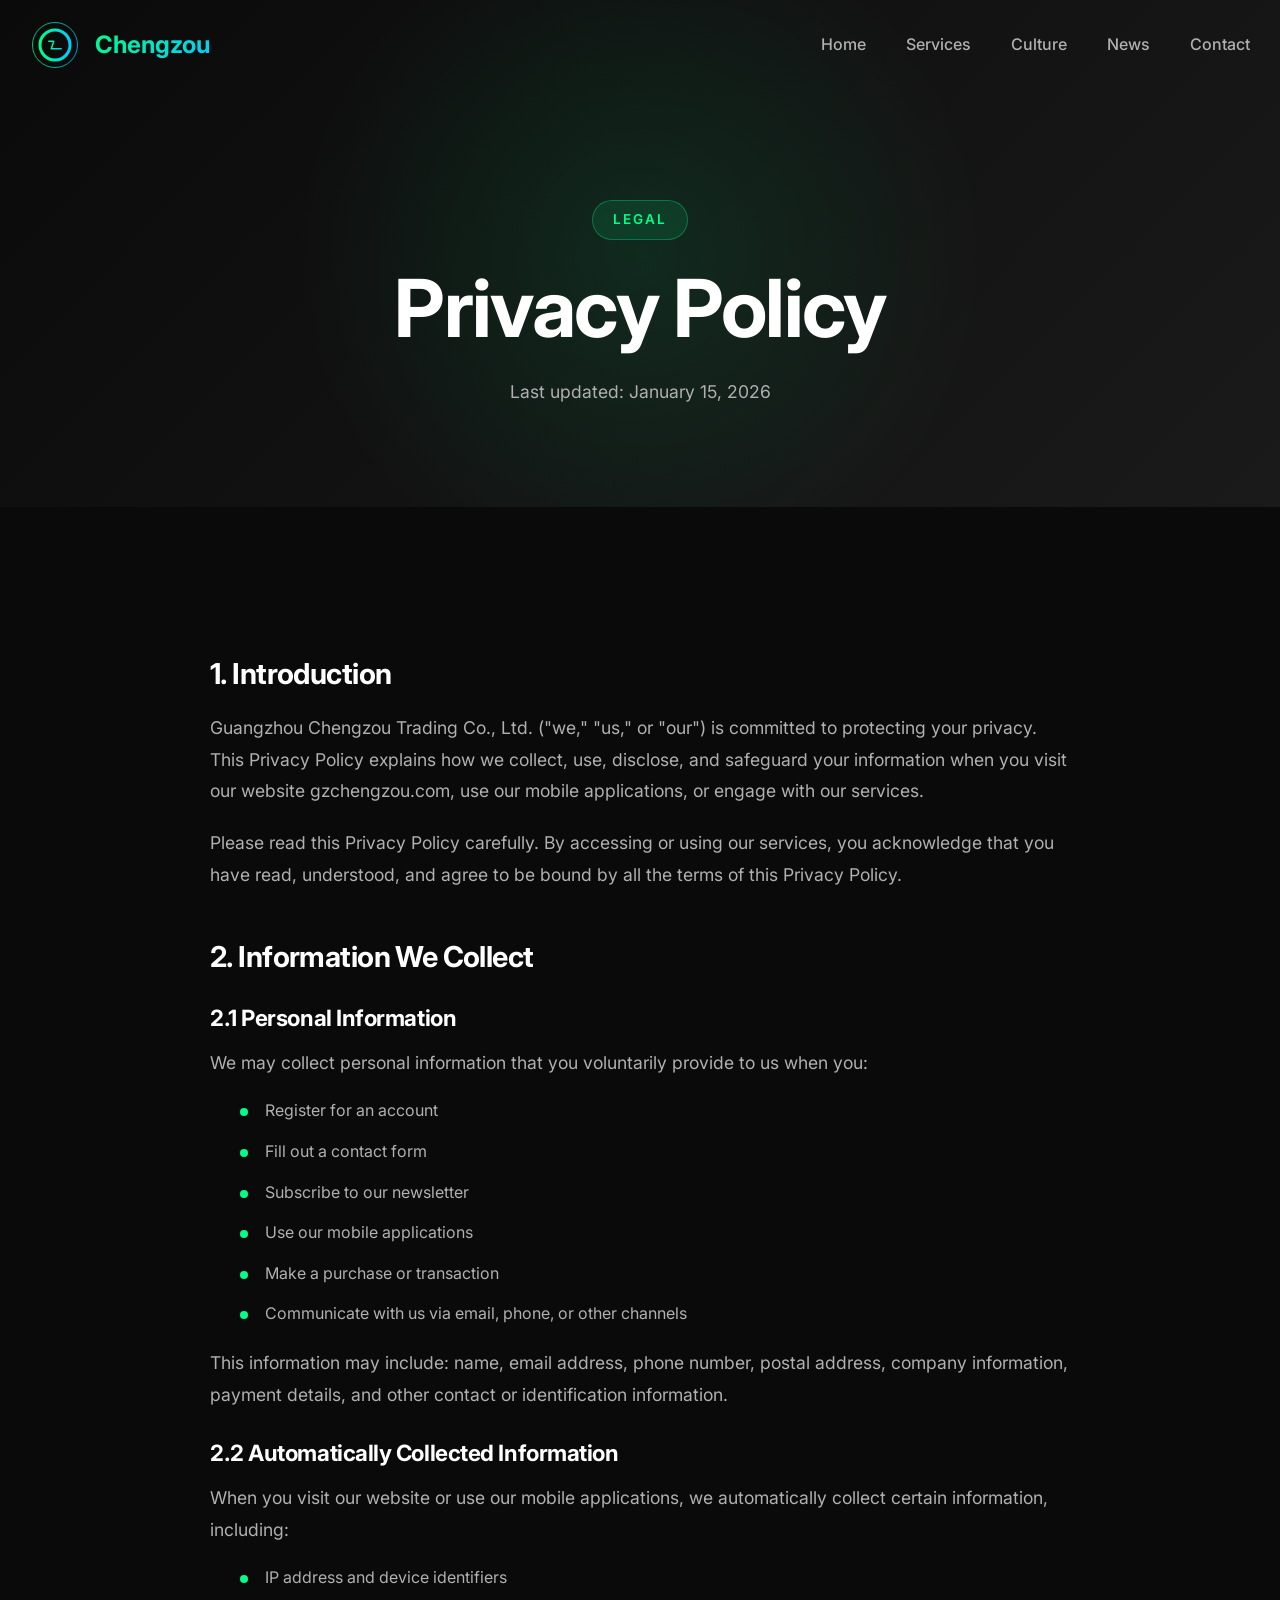
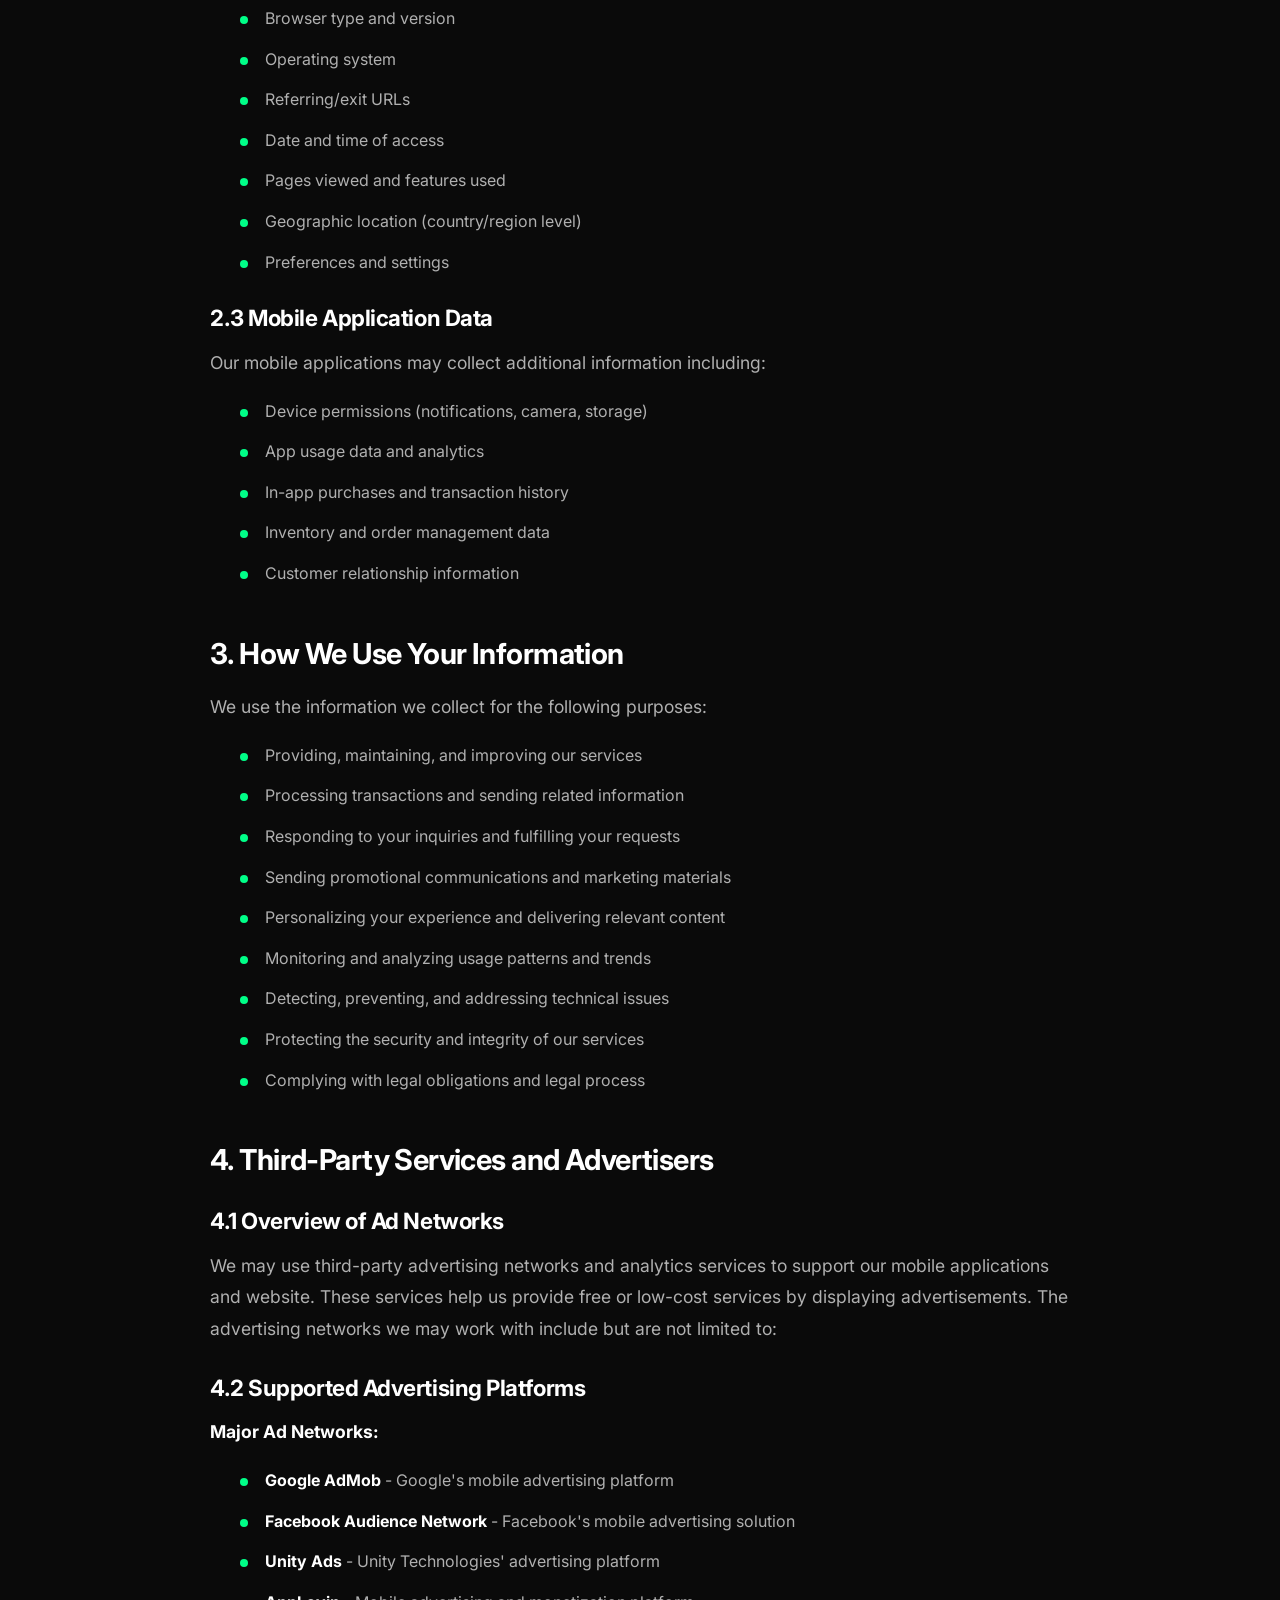
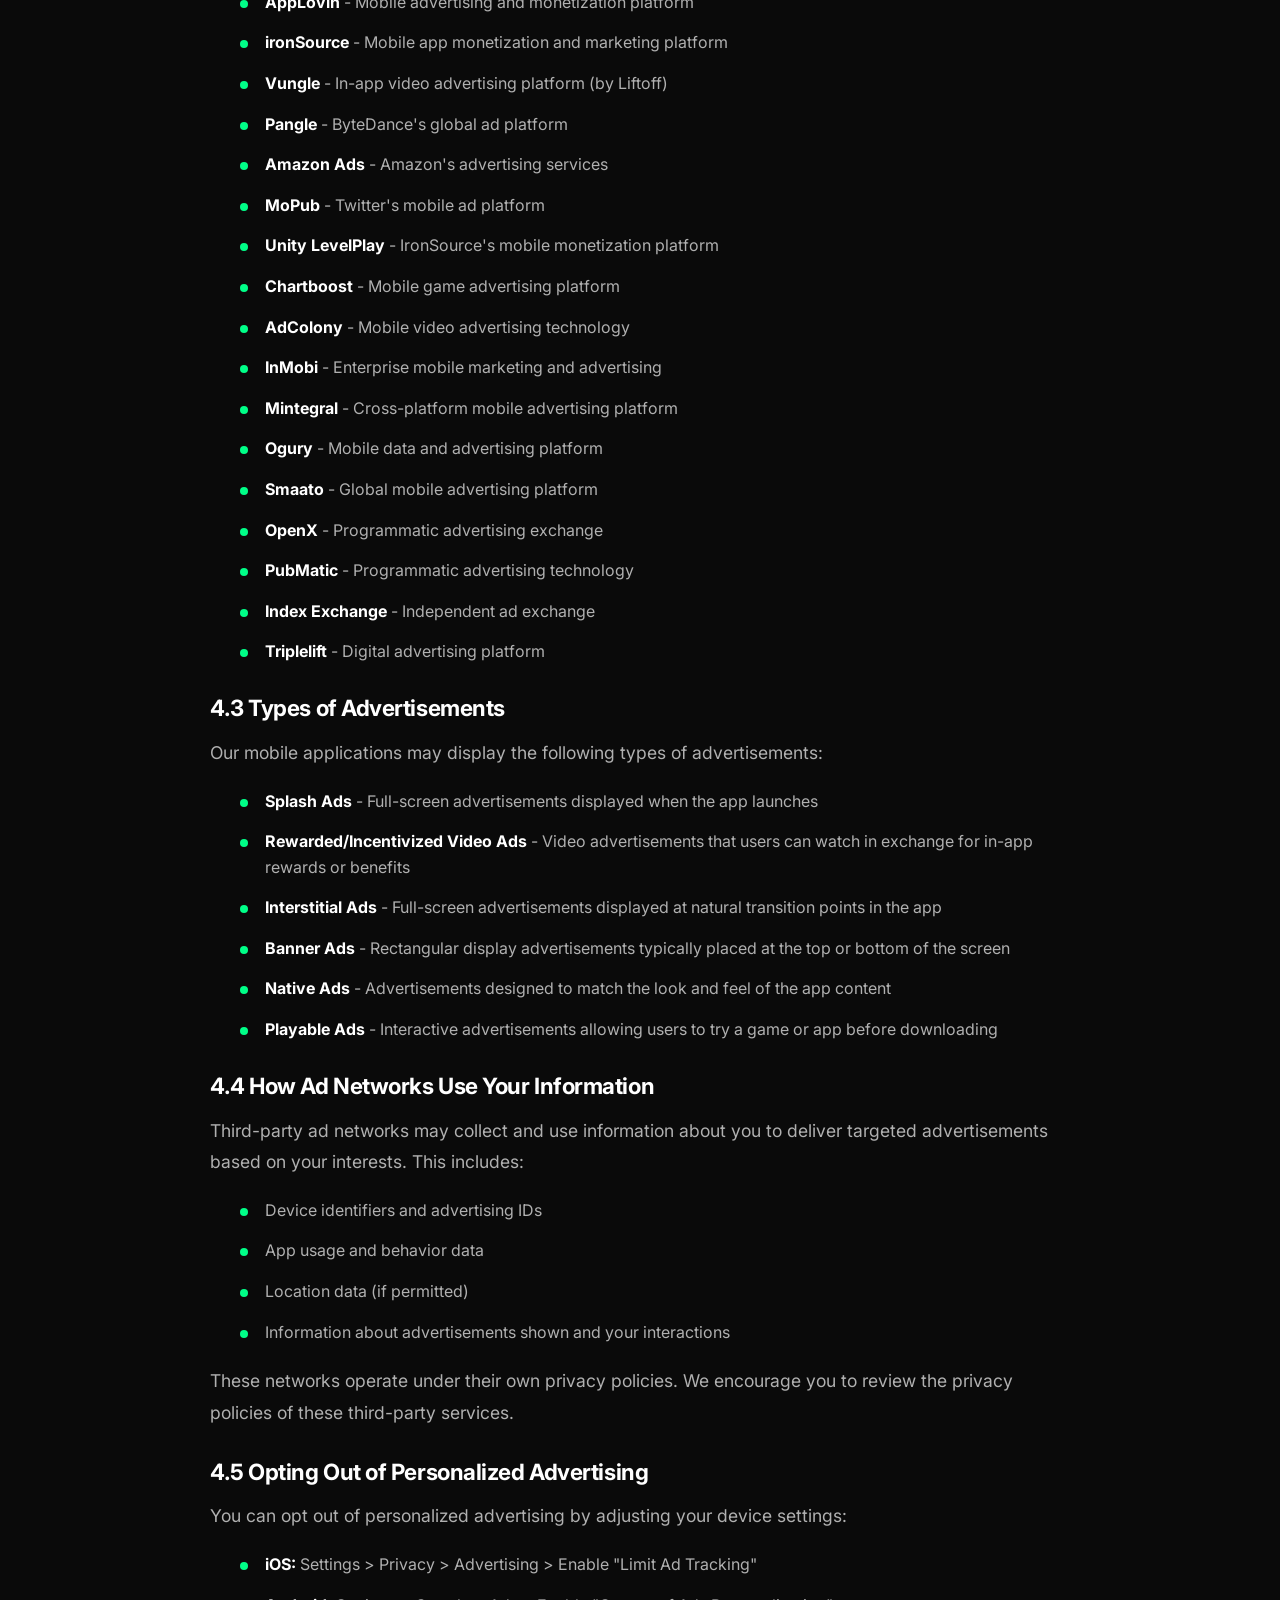
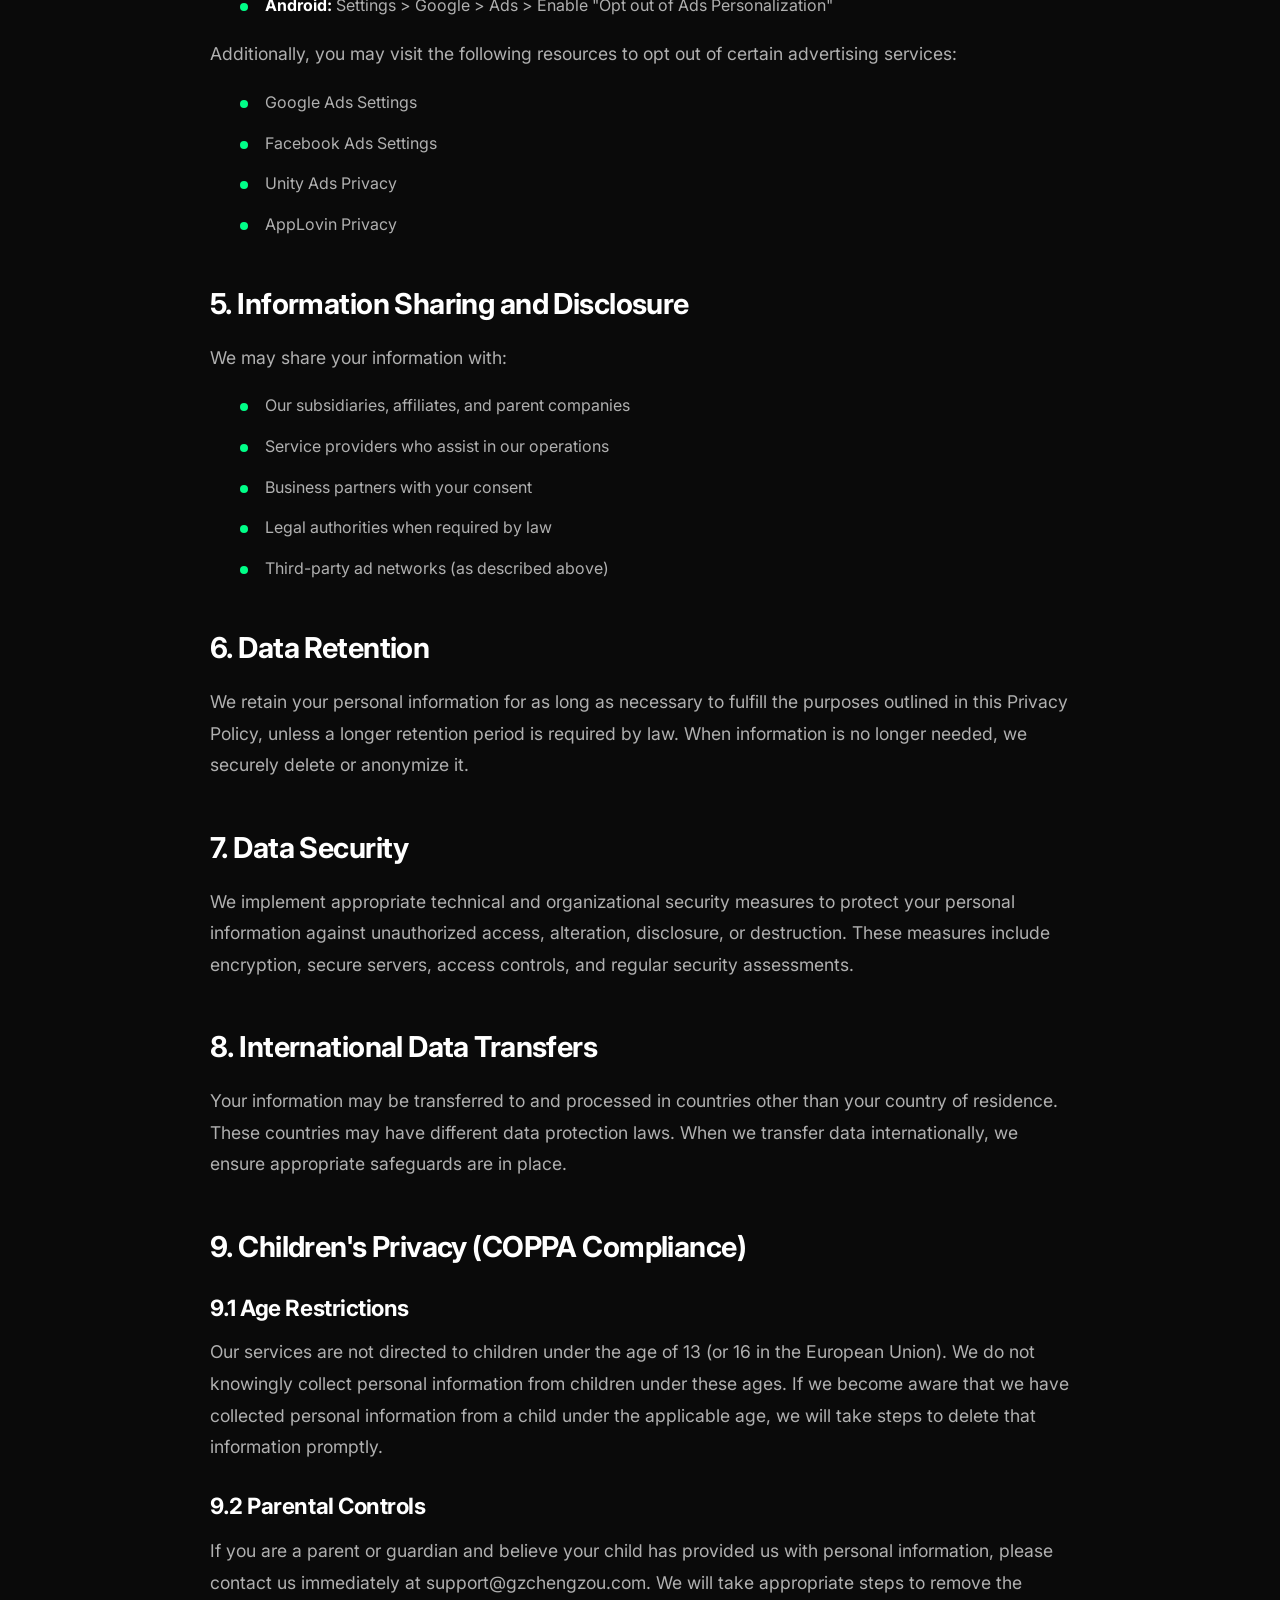
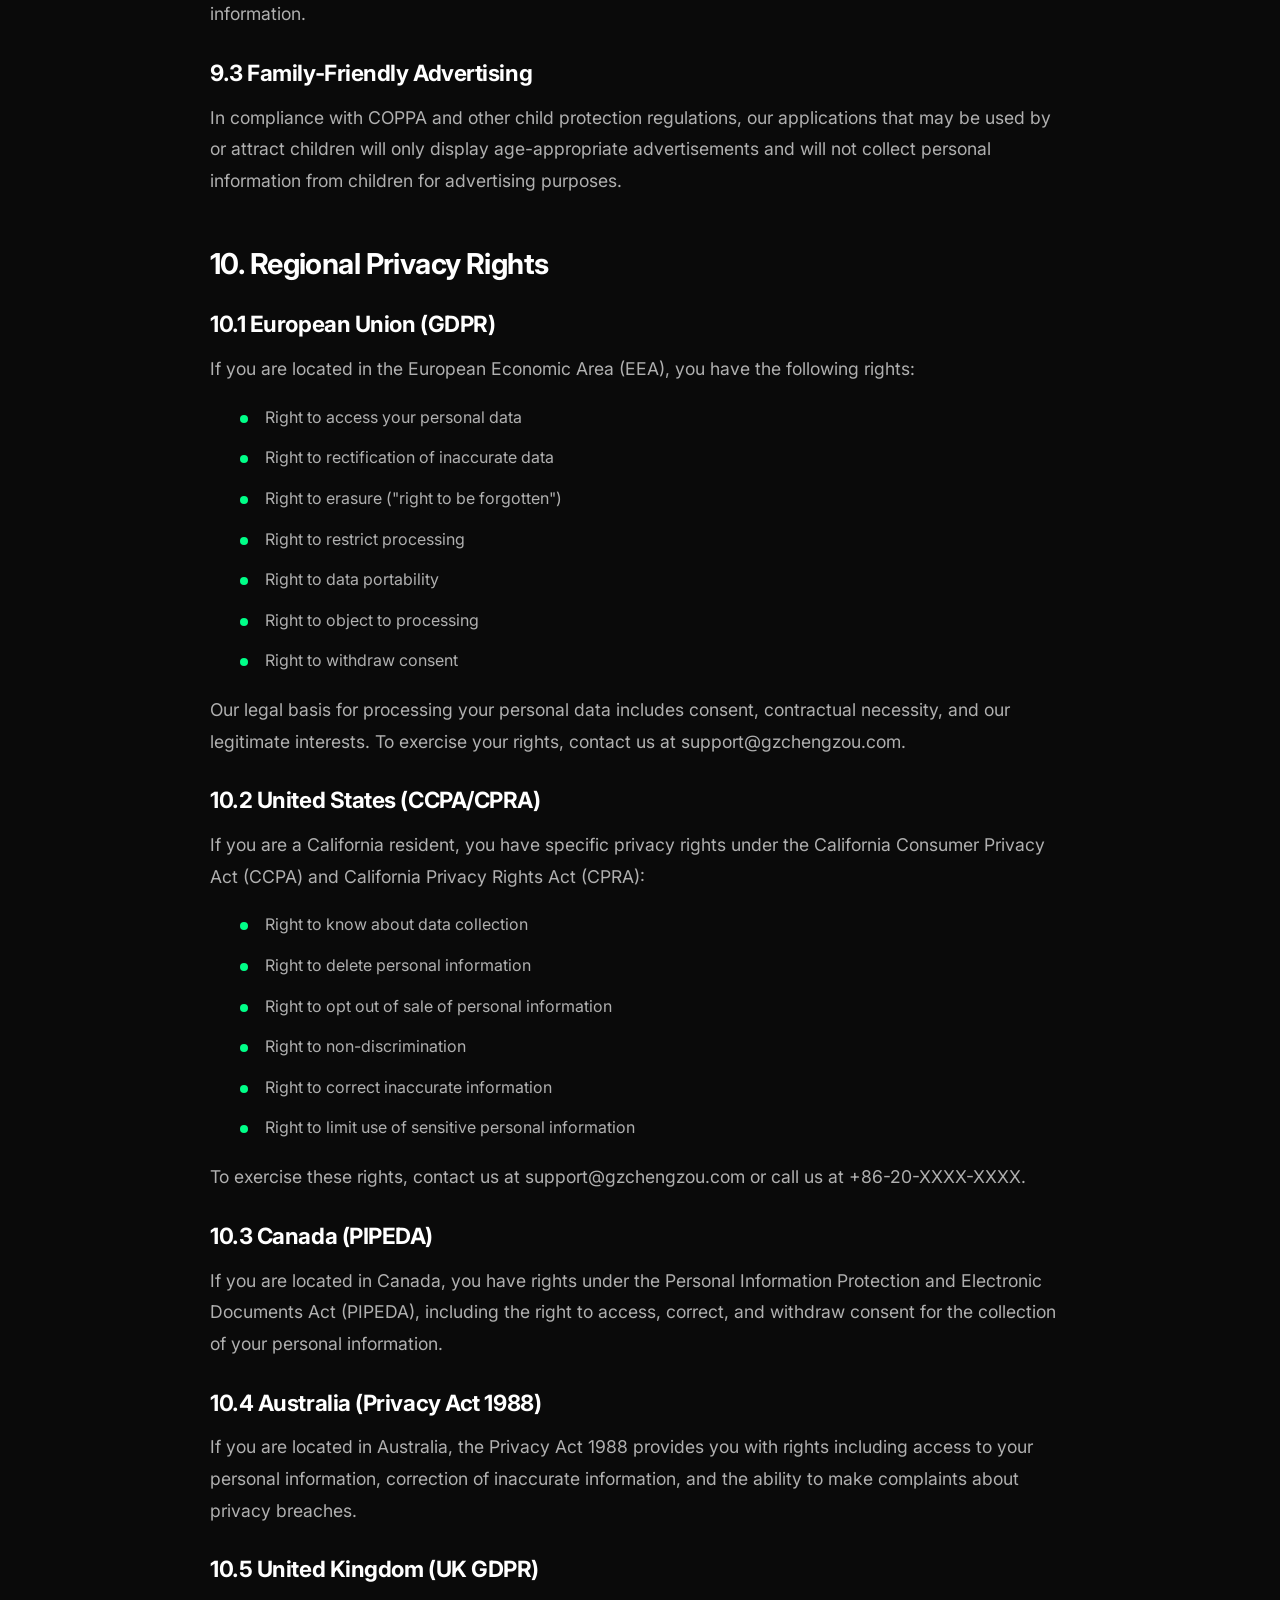
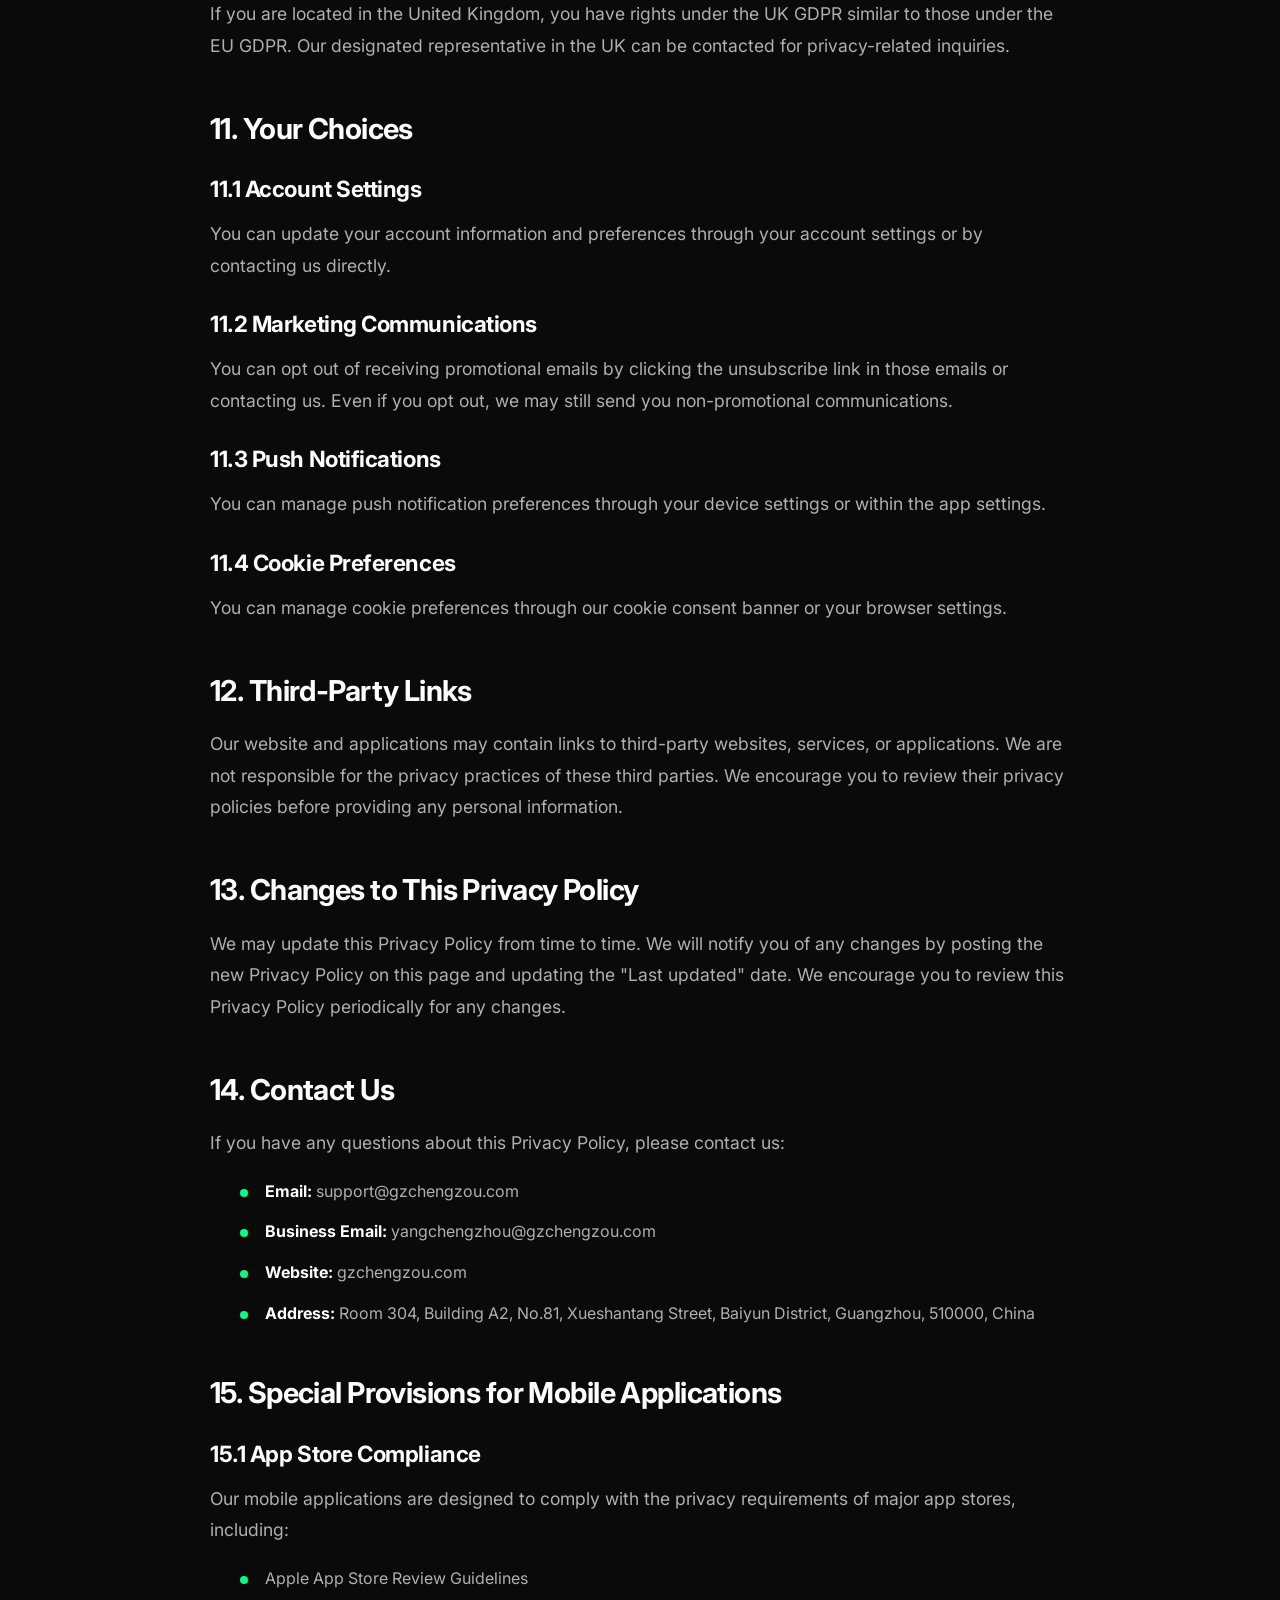
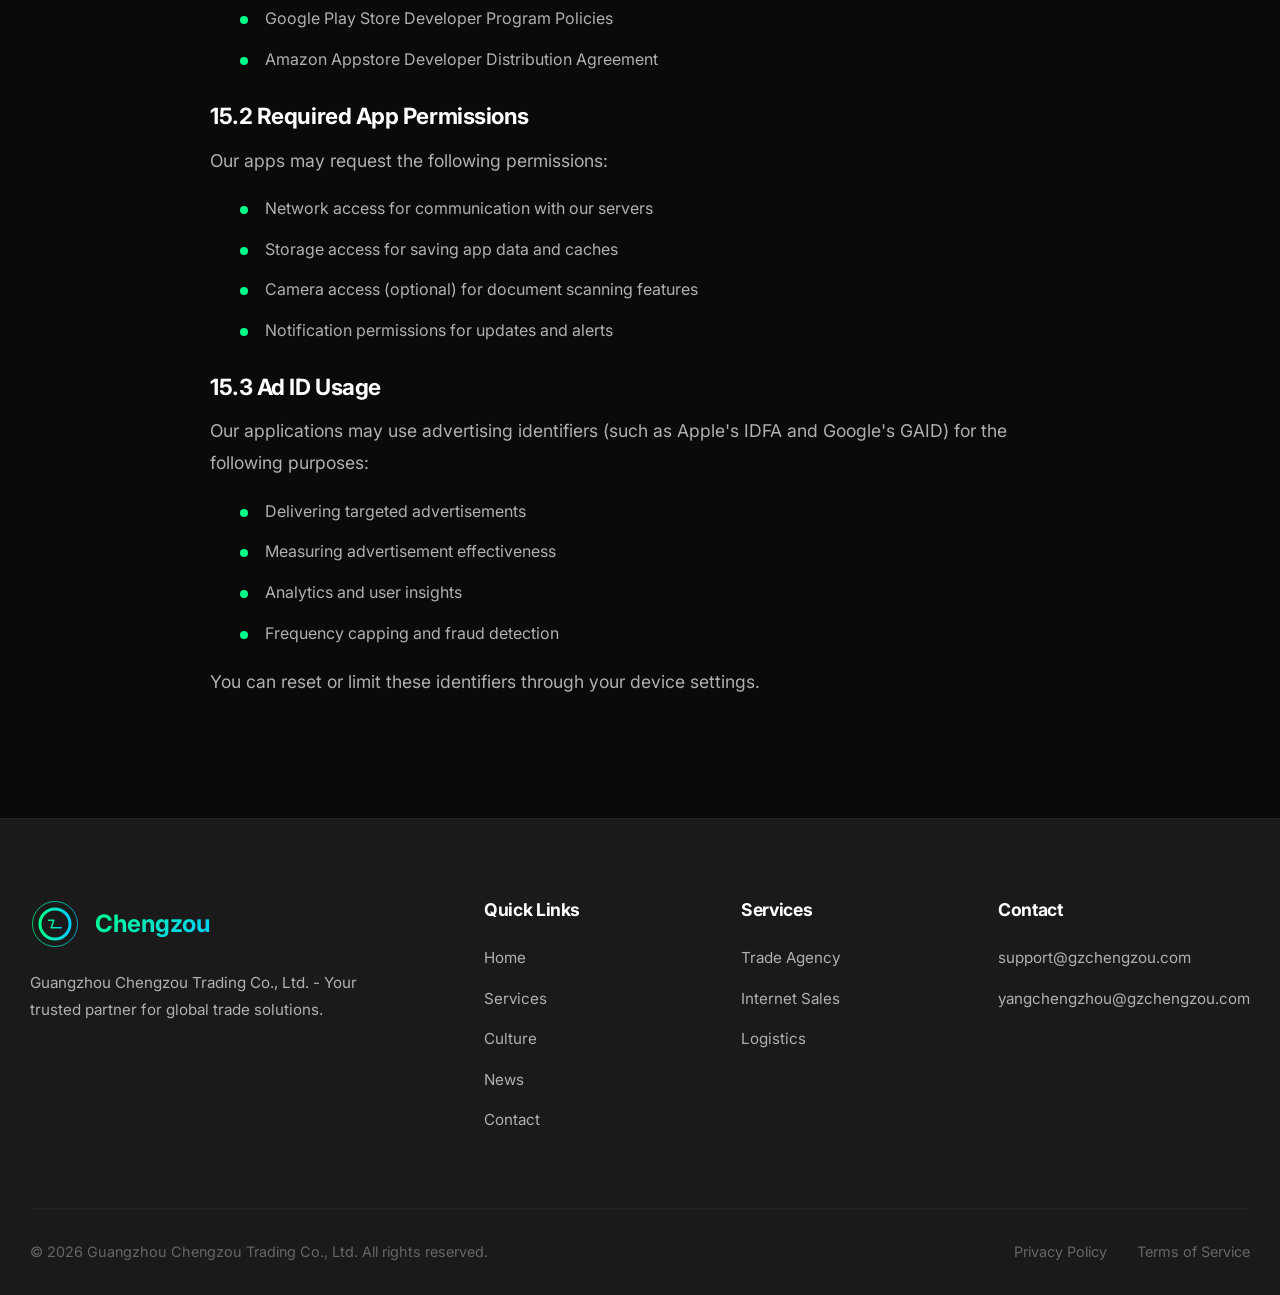
<file: privacy.html>
<!DOCTYPE html>
<html lang="en">
<head>
    <meta charset="UTF-8">
    <meta name="viewport" content="width=device-width, initial-scale=1.0">
    <title>Privacy Policy | Guangzhou Chengzou Trading Co., Ltd.</title>
    <meta name="description" content="Privacy Policy for Guangzhou Chengzou Trading Co., Ltd. - Learn how we collect, use, and protect your personal information, including our practices for mobile applications and advertising.">
    <meta name="robots" content="noindex, nofollow">
    <link rel="canonical" href="https://gzchengzou.com/privacy.html">
    <link rel="icon" type="image/svg+xml" href="images/logo.svg">
    <link href="https://fonts.googleapis.com/css2?family=Inter:wght@300;400;500;600;700;800&display=swap" rel="stylesheet">
    <link rel="stylesheet" href="css/style.css">
    <link rel="stylesheet" href="css/animations.css">
    <link rel="stylesheet" href="css/responsive.css">
</head>
<body>
    <div class="loader"><div class="loader-content"><svg class="loader-logo" viewBox="0 0 200 200"><defs><linearGradient id="lg"><stop offset="0%" stop-color="#00ff88"/><stop offset="100%" stop-color="#00ccff"/></linearGradient></defs><circle cx="100" cy="100" r="90" fill="none" stroke="url(#lg)" stroke-width="3"/><path d="M 100 40 A 60 60 0 1 0 100 160 A 60 60 0 1 0 100 40" fill="none" stroke="url(#lg)" stroke-width="12" stroke-linecap="round"/><path d="M 75 85 L 95 85 L 85 115 L 125 115" fill="none" stroke="url(#lg)" stroke-width="6" stroke-linecap="round" stroke-linejoin="round"/></svg><div class="loader-bar"><div class="loader-progress"></div></div></div></div>
    <div class="scroll-progress"></div>
    <header class="header"><div class="container"><a href="index.html" class="logo"><svg viewBox="0 0 200 200"><defs><linearGradient id="hg"><stop offset="0%" stop-color="#00ff88"/><stop offset="100%" stop-color="#00ccff"/></linearGradient></defs><circle cx="100" cy="100" r="90" fill="none" stroke="url(#hg)" stroke-width="3"/><path d="M 100 40 A 60 60 0 1 0 100 160 A 60 60 0 1 0 100 40" fill="none" stroke="url(#hg)" stroke-width="12" stroke-linecap="round"/><path d="M 75 85 L 95 85 L 85 115 L 125 115" fill="none" stroke="url(#hg)" stroke-width="6" stroke-linecap="round" stroke-linejoin="round"/></svg><span class="logo-text">Chengzou</span></a><nav class="nav-menu"><a href="index.html">Home</a><a href="services.html">Services</a><a href="culture.html">Culture</a><a href="news.html">News</a><a href="contact.html">Contact</a></nav><button class="mobile-menu-btn" aria-label="Toggle menu"><span></span><span></span><span></span></button></div></header>
    <section class="page-header"><div class="container"><span class="section-badge">Legal</span><h1>Privacy Policy</h1><p>Last updated: January 15, 2026</p></div></section>
    <div class="legal-content">
        <h2>1. Introduction</h2>
        <p>Guangzhou Chengzou Trading Co., Ltd. ("we," "us," or "our") is committed to protecting your privacy. This Privacy Policy explains how we collect, use, disclose, and safeguard your information when you visit our website gzchengzou.com, use our mobile applications, or engage with our services.</p>
        <p>Please read this Privacy Policy carefully. By accessing or using our services, you acknowledge that you have read, understood, and agree to be bound by all the terms of this Privacy Policy.</p>

        <h2>2. Information We Collect</h2>
        <h3>2.1 Personal Information</h3>
        <p>We may collect personal information that you voluntarily provide to us when you:</p>
        <ul>
            <li>Register for an account</li>
            <li>Fill out a contact form</li>
            <li>Subscribe to our newsletter</li>
            <li>Use our mobile applications</li>
            <li>Make a purchase or transaction</li>
            <li>Communicate with us via email, phone, or other channels</li>
        </ul>
        <p>This information may include: name, email address, phone number, postal address, company information, payment details, and other contact or identification information.</p>

        <h3>2.2 Automatically Collected Information</h3>
        <p>When you visit our website or use our mobile applications, we automatically collect certain information, including:</p>
        <ul>
            <li>IP address and device identifiers</li>
            <li>Browser type and version</li>
            <li>Operating system</li>
            <li>Referring/exit URLs</li>
            <li>Date and time of access</li>
            <li>Pages viewed and features used</li>
            <li>Geographic location (country/region level)</li>
            <li>Preferences and settings</li>
        </ul>

        <h3>2.3 Mobile Application Data</h3>
        <p>Our mobile applications may collect additional information including:</p>
        <ul>
            <li>Device permissions (notifications, camera, storage)</li>
            <li>App usage data and analytics</li>
            <li>In-app purchases and transaction history</li>
            <li>Inventory and order management data</li>
            <li>Customer relationship information</li>
        </ul>

        <h2>3. How We Use Your Information</h2>
        <p>We use the information we collect for the following purposes:</p>
        <ul>
            <li>Providing, maintaining, and improving our services</li>
            <li>Processing transactions and sending related information</li>
            <li>Responding to your inquiries and fulfilling your requests</li>
            <li>Sending promotional communications and marketing materials</li>
            <li>Personalizing your experience and delivering relevant content</li>
            <li>Monitoring and analyzing usage patterns and trends</li>
            <li>Detecting, preventing, and addressing technical issues</li>
            <li>Protecting the security and integrity of our services</li>
            <li>Complying with legal obligations and legal process</li>
        </ul>

        <h2>4. Third-Party Services and Advertisers</h2>
        <h3>4.1 Overview of Ad Networks</h3>
        <p>We may use third-party advertising networks and analytics services to support our mobile applications and website. These services help us provide free or low-cost services by displaying advertisements. The advertising networks we may work with include but are not limited to:</p>
        
        <h3>4.2 Supported Advertising Platforms</h3>
        <p><strong>Major Ad Networks:</strong></p>
        <ul>
            <li><strong>Google AdMob</strong> - Google's mobile advertising platform</li>
            <li><strong>Facebook Audience Network</strong> - Facebook's mobile advertising solution</li>
            <li><strong>Unity Ads</strong> - Unity Technologies' advertising platform</li>
            <li><strong>AppLovin</strong> - Mobile advertising and monetization platform</li>
            <li><strong>ironSource</strong> - Mobile app monetization and marketing platform</li>
            <li><strong>Vungle</strong> - In-app video advertising platform (by Liftoff)</li>
            <li><strong>Pangle</strong> - ByteDance's global ad platform</li>
            <li><strong>Amazon Ads</strong> - Amazon's advertising services</li>
            <li><strong>MoPub</strong> - Twitter's mobile ad platform</li>
            <li><strong>Unity LevelPlay</strong> - IronSource's mobile monetization platform</li>
            <li><strong>Chartboost</strong> - Mobile game advertising platform</li>
            <li><strong>AdColony</strong> - Mobile video advertising technology</li>
            <li><strong>InMobi</strong> - Enterprise mobile marketing and advertising</li>
            <li><strong>Mintegral</strong> - Cross-platform mobile advertising platform</li>
            <li><strong>Ogury</strong> - Mobile data and advertising platform</li>
            <li><strong>Smaato</strong> - Global mobile advertising platform</li>
            <li><strong>OpenX</strong> - Programmatic advertising exchange</li>
            <li><strong>PubMatic</strong> - Programmatic advertising technology</li>
            <li><strong>Index Exchange</strong> - Independent ad exchange</li>
            <li><strong>Triplelift</strong> - Digital advertising platform</li>
        </ul>

        <h3>4.3 Types of Advertisements</h3>
        <p>Our mobile applications may display the following types of advertisements:</p>
        <ul>
            <li><strong>Splash Ads</strong> - Full-screen advertisements displayed when the app launches</li>
            <li><strong>Rewarded/Incentivized Video Ads</strong> - Video advertisements that users can watch in exchange for in-app rewards or benefits</li>
            <li><strong>Interstitial Ads</strong> - Full-screen advertisements displayed at natural transition points in the app</li>
            <li><strong>Banner Ads</strong> - Rectangular display advertisements typically placed at the top or bottom of the screen</li>
            <li><strong>Native Ads</strong> - Advertisements designed to match the look and feel of the app content</li>
            <li><strong>Playable Ads</strong> - Interactive advertisements allowing users to try a game or app before downloading</li>
        </ul>

        <h3>4.4 How Ad Networks Use Your Information</h3>
        <p>Third-party ad networks may collect and use information about you to deliver targeted advertisements based on your interests. This includes:</p>
        <ul>
            <li>Device identifiers and advertising IDs</li>
            <li>App usage and behavior data</li>
            <li>Location data (if permitted)</li>
            <li>Information about advertisements shown and your interactions</li>
        </ul>
        <p>These networks operate under their own privacy policies. We encourage you to review the privacy policies of these third-party services.</p>

        <h3>4.5 Opting Out of Personalized Advertising</h3>
        <p>You can opt out of personalized advertising by adjusting your device settings:</p>
        <ul>
            <li><strong>iOS:</strong> Settings > Privacy > Advertising > Enable "Limit Ad Tracking"</li>
            <li><strong>Android:</strong> Settings > Google > Ads > Enable "Opt out of Ads Personalization"</li>
        </ul>
        <p>Additionally, you may visit the following resources to opt out of certain advertising services:</p>
        <ul>
            <li><a href="https://www.google.com/settings/ads" target="_blank" rel="noopener">Google Ads Settings</a></li>
            <li><a href="https://www.facebook.com/help/211813040519258" target="_blank" rel="noopener">Facebook Ads Settings</a></li>
            <li><a href="https://unity.com/legal/advertising-choice" target="_blank" rel="noopener">Unity Ads Privacy</a></li>
            <li><a href="https://www.applovin.com/legal/privacy" target="_blank" rel="noopener">AppLovin Privacy</a></li>
        </ul>

        <h2>5. Information Sharing and Disclosure</h2>
        <p>We may share your information with:</p>
        <ul>
            <li>Our subsidiaries, affiliates, and parent companies</li>
            <li>Service providers who assist in our operations</li>
            <li>Business partners with your consent</li>
            <li>Legal authorities when required by law</li>
            <li>Third-party ad networks (as described above)</li>
        </ul>

        <h2>6. Data Retention</h2>
        <p>We retain your personal information for as long as necessary to fulfill the purposes outlined in this Privacy Policy, unless a longer retention period is required by law. When information is no longer needed, we securely delete or anonymize it.</p>

        <h2>7. Data Security</h2>
        <p>We implement appropriate technical and organizational security measures to protect your personal information against unauthorized access, alteration, disclosure, or destruction. These measures include encryption, secure servers, access controls, and regular security assessments.</p>

        <h2>8. International Data Transfers</h2>
        <p>Your information may be transferred to and processed in countries other than your country of residence. These countries may have different data protection laws. When we transfer data internationally, we ensure appropriate safeguards are in place.</p>

        <h2>9. Children's Privacy (COPPA Compliance)</h2>
        <h3>9.1 Age Restrictions</h3>
        <p>Our services are not directed to children under the age of 13 (or 16 in the European Union). We do not knowingly collect personal information from children under these ages. If we become aware that we have collected personal information from a child under the applicable age, we will take steps to delete that information promptly.</p>
        
        <h3>9.2 Parental Controls</h3>
        <p>If you are a parent or guardian and believe your child has provided us with personal information, please contact us immediately at support@gzchengzou.com. We will take appropriate steps to remove the information.</p>
        
        <h3>9.3 Family-Friendly Advertising</h3>
        <p>In compliance with COPPA and other child protection regulations, our applications that may be used by or attract children will only display age-appropriate advertisements and will not collect personal information from children for advertising purposes.</p>

        <h2>10. Regional Privacy Rights</h2>
        <h3>10.1 European Union (GDPR)</h3>
        <p>If you are located in the European Economic Area (EEA), you have the following rights:</p>
        <ul>
            <li>Right to access your personal data</li>
            <li>Right to rectification of inaccurate data</li>
            <li>Right to erasure ("right to be forgotten")</li>
            <li>Right to restrict processing</li>
            <li>Right to data portability</li>
            <li>Right to object to processing</li>
            <li>Right to withdraw consent</li>
        </ul>
        <p>Our legal basis for processing your personal data includes consent, contractual necessity, and our legitimate interests. To exercise your rights, contact us at support@gzchengzou.com.</p>

        <h3>10.2 United States (CCPA/CPRA)</h3>
        <p>If you are a California resident, you have specific privacy rights under the California Consumer Privacy Act (CCPA) and California Privacy Rights Act (CPRA):</p>
        <ul>
            <li>Right to know about data collection</li>
            <li>Right to delete personal information</li>
            <li>Right to opt out of sale of personal information</li>
            <li>Right to non-discrimination</li>
            <li>Right to correct inaccurate information</li>
            <li>Right to limit use of sensitive personal information</li>
        </ul>
        <p>To exercise these rights, contact us at support@gzchengzou.com or call us at +86-20-XXXX-XXXX.</p>

        <h3>10.3 Canada (PIPEDA)</h3>
        <p>If you are located in Canada, you have rights under the Personal Information Protection and Electronic Documents Act (PIPEDA), including the right to access, correct, and withdraw consent for the collection of your personal information.</p>

        <h3>10.4 Australia (Privacy Act 1988)</h3>
        <p>If you are located in Australia, the Privacy Act 1988 provides you with rights including access to your personal information, correction of inaccurate information, and the ability to make complaints about privacy breaches.</p>

        <h3>10.5 United Kingdom (UK GDPR)</h3>
        <p>If you are located in the United Kingdom, you have rights under the UK GDPR similar to those under the EU GDPR. Our designated representative in the UK can be contacted for privacy-related inquiries.</p>

        <h2>11. Your Choices</h2>
        <h3>11.1 Account Settings</h3>
        <p>You can update your account information and preferences through your account settings or by contacting us directly.</p>
        
        <h3>11.2 Marketing Communications</h3>
        <p>You can opt out of receiving promotional emails by clicking the unsubscribe link in those emails or contacting us. Even if you opt out, we may still send you non-promotional communications.</p>
        
        <h3>11.3 Push Notifications</h3>
        <p>You can manage push notification preferences through your device settings or within the app settings.</p>
        
        <h3>11.4 Cookie Preferences</h3>
        <p>You can manage cookie preferences through our cookie consent banner or your browser settings.</p>

        <h2>12. Third-Party Links</h2>
        <p>Our website and applications may contain links to third-party websites, services, or applications. We are not responsible for the privacy practices of these third parties. We encourage you to review their privacy policies before providing any personal information.</p>

        <h2>13. Changes to This Privacy Policy</h2>
        <p>We may update this Privacy Policy from time to time. We will notify you of any changes by posting the new Privacy Policy on this page and updating the "Last updated" date. We encourage you to review this Privacy Policy periodically for any changes.</p>

        <h2>14. Contact Us</h2>
        <p>If you have any questions about this Privacy Policy, please contact us:</p>
        <ul>
            <li><strong>Email:</strong> support@gzchengzou.com</li>
            <li><strong>Business Email:</strong> yangchengzhou@gzchengzou.com</li>
            <li><strong>Website:</strong> gzchengzou.com</li>
            <li><strong>Address:</strong> Room 304, Building A2, No.81, Xueshantang Street, Baiyun District, Guangzhou, 510000, China</li>
        </ul>

        <h2>15. Special Provisions for Mobile Applications</h2>
        <h3>15.1 App Store Compliance</h3>
        <p>Our mobile applications are designed to comply with the privacy requirements of major app stores, including:</p>
        <ul>
            <li>Apple App Store Review Guidelines</li>
            <li>Google Play Store Developer Program Policies</li>
            <li>Amazon Appstore Developer Distribution Agreement</li>
        </ul>
        
        <h3>15.2 Required App Permissions</h3>
        <p>Our apps may request the following permissions:</p>
        <ul>
            <li>Network access for communication with our servers</li>
            <li>Storage access for saving app data and caches</li>
            <li>Camera access (optional) for document scanning features</li>
            <li>Notification permissions for updates and alerts</li>
        </ul>

        <h3>15.3 Ad ID Usage</h3>
        <p>Our applications may use advertising identifiers (such as Apple's IDFA and Google's GAID) for the following purposes:</p>
        <ul>
            <li>Delivering targeted advertisements</li>
            <li>Measuring advertisement effectiveness</li>
            <li>Analytics and user insights</li>
            <li>Frequency capping and fraud detection</li>
        </ul>
        <p>You can reset or limit these identifiers through your device settings.</p>
    </div>
    <footer class="footer"><div class="container"><div class="footer-grid"><div class="footer-brand"><a href="index.html" class="logo"><svg viewBox="0 0 200 200"><defs><linearGradient id="flg"><stop offset="0%" stop-color="#00ff88"/><stop offset="100%" stop-color="#00ccff"/></linearGradient></defs><circle cx="100" cy="100" r="90" fill="none" stroke="url(#flg)" stroke-width="3"/><path d="M 100 40 A 60 60 0 1 0 100 160 A 60 60 0 1 0 100 40" fill="none" stroke="url(#flg)" stroke-width="12" stroke-linecap="round"/><path d="M 75 85 L 95 85 L 85 115 L 125 115" fill="none" stroke="url(#flg)" stroke-width="6" stroke-linecap="round" stroke-linejoin="round"/></svg><span class="logo-text">Chengzou</span></a><p>Guangzhou Chengzou Trading Co., Ltd. - Your trusted partner for global trade solutions.</p></div><div class="footer-links"><h4>Quick Links</h4><ul><li><a href="index.html">Home</a></li><li><a href="services.html">Services</a></li><li><a href="culture.html">Culture</a></li><li><a href="news.html">News</a></li><li><a href="contact.html">Contact</a></li></ul></div><div class="footer-links"><h4>Services</h4><ul><li><a href="services.html">Trade Agency</a></li><li><a href="services.html">Internet Sales</a></li><li><a href="services.html">Logistics</a></li></ul></div><div class="footer-links"><h4>Contact</h4><ul><li><a href="mailto:support@gzchengzou.com">support@gzchengzou.com</a></li><li><a href="mailto:yangchengzhou@gzchengzou.com">yangchengzhou@gzchengzou.com</a></li></ul></div></div><div class="footer-bottom"><p>&copy; 2026 Guangzhou Chengzou Trading Co., Ltd. All rights reserved.</p><div class="footer-legal"><a href="privacy.html">Privacy Policy</a><a href="terms.html">Terms of Service</a></div></div></div></footer>
    <script src="js/main.js"></script>
</body>
</html>
</file>
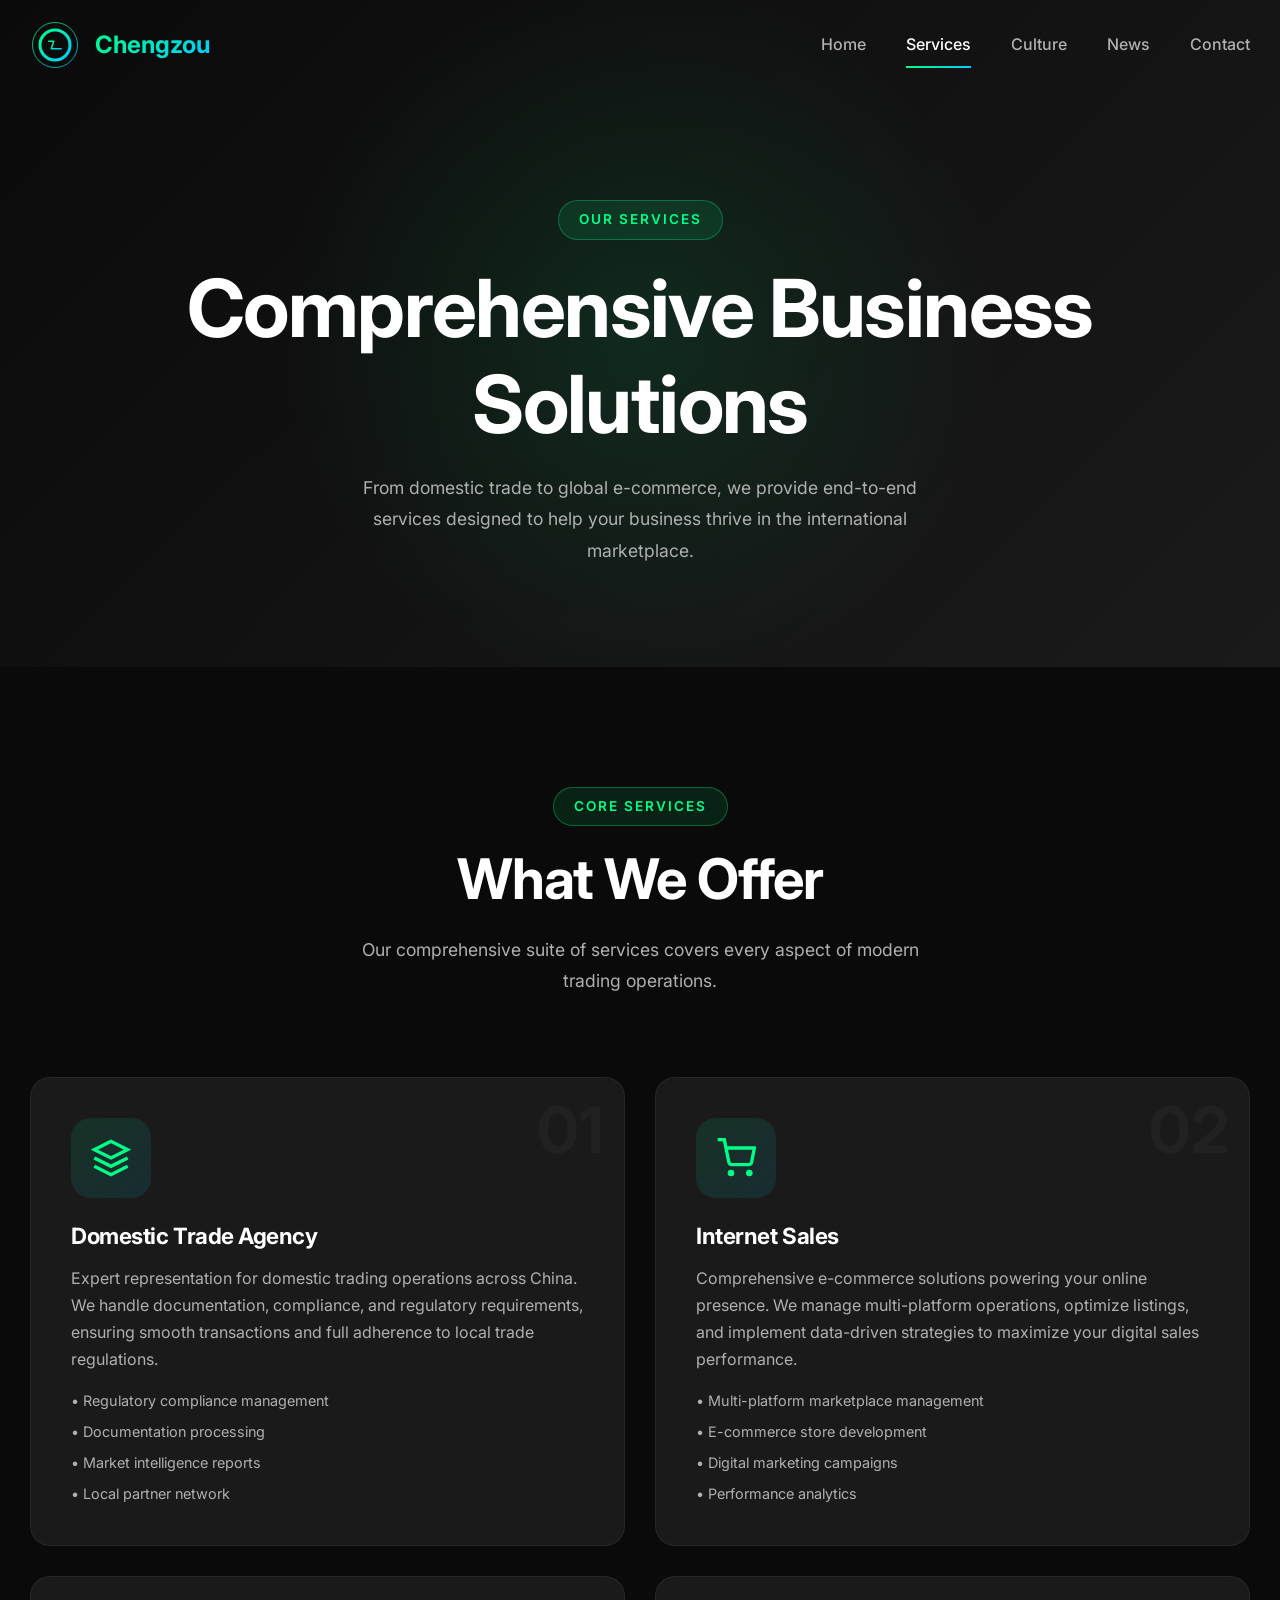
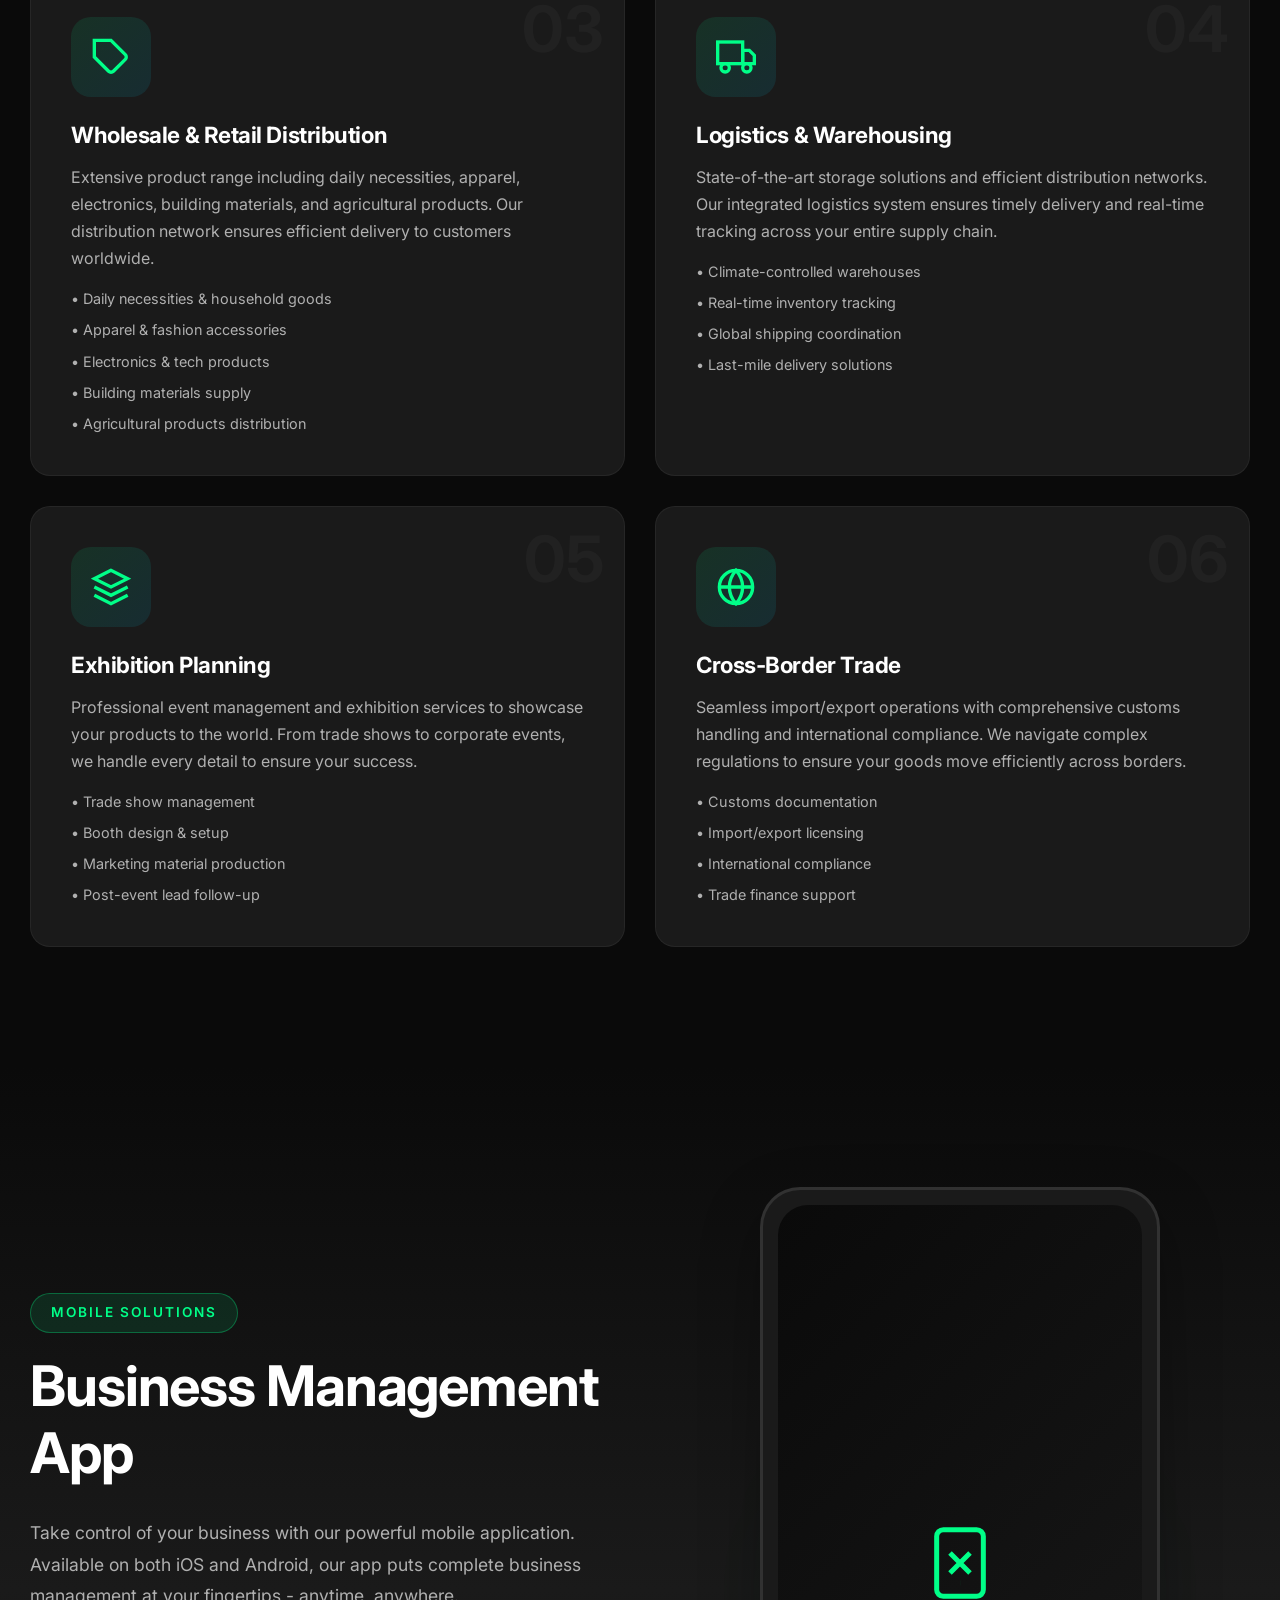
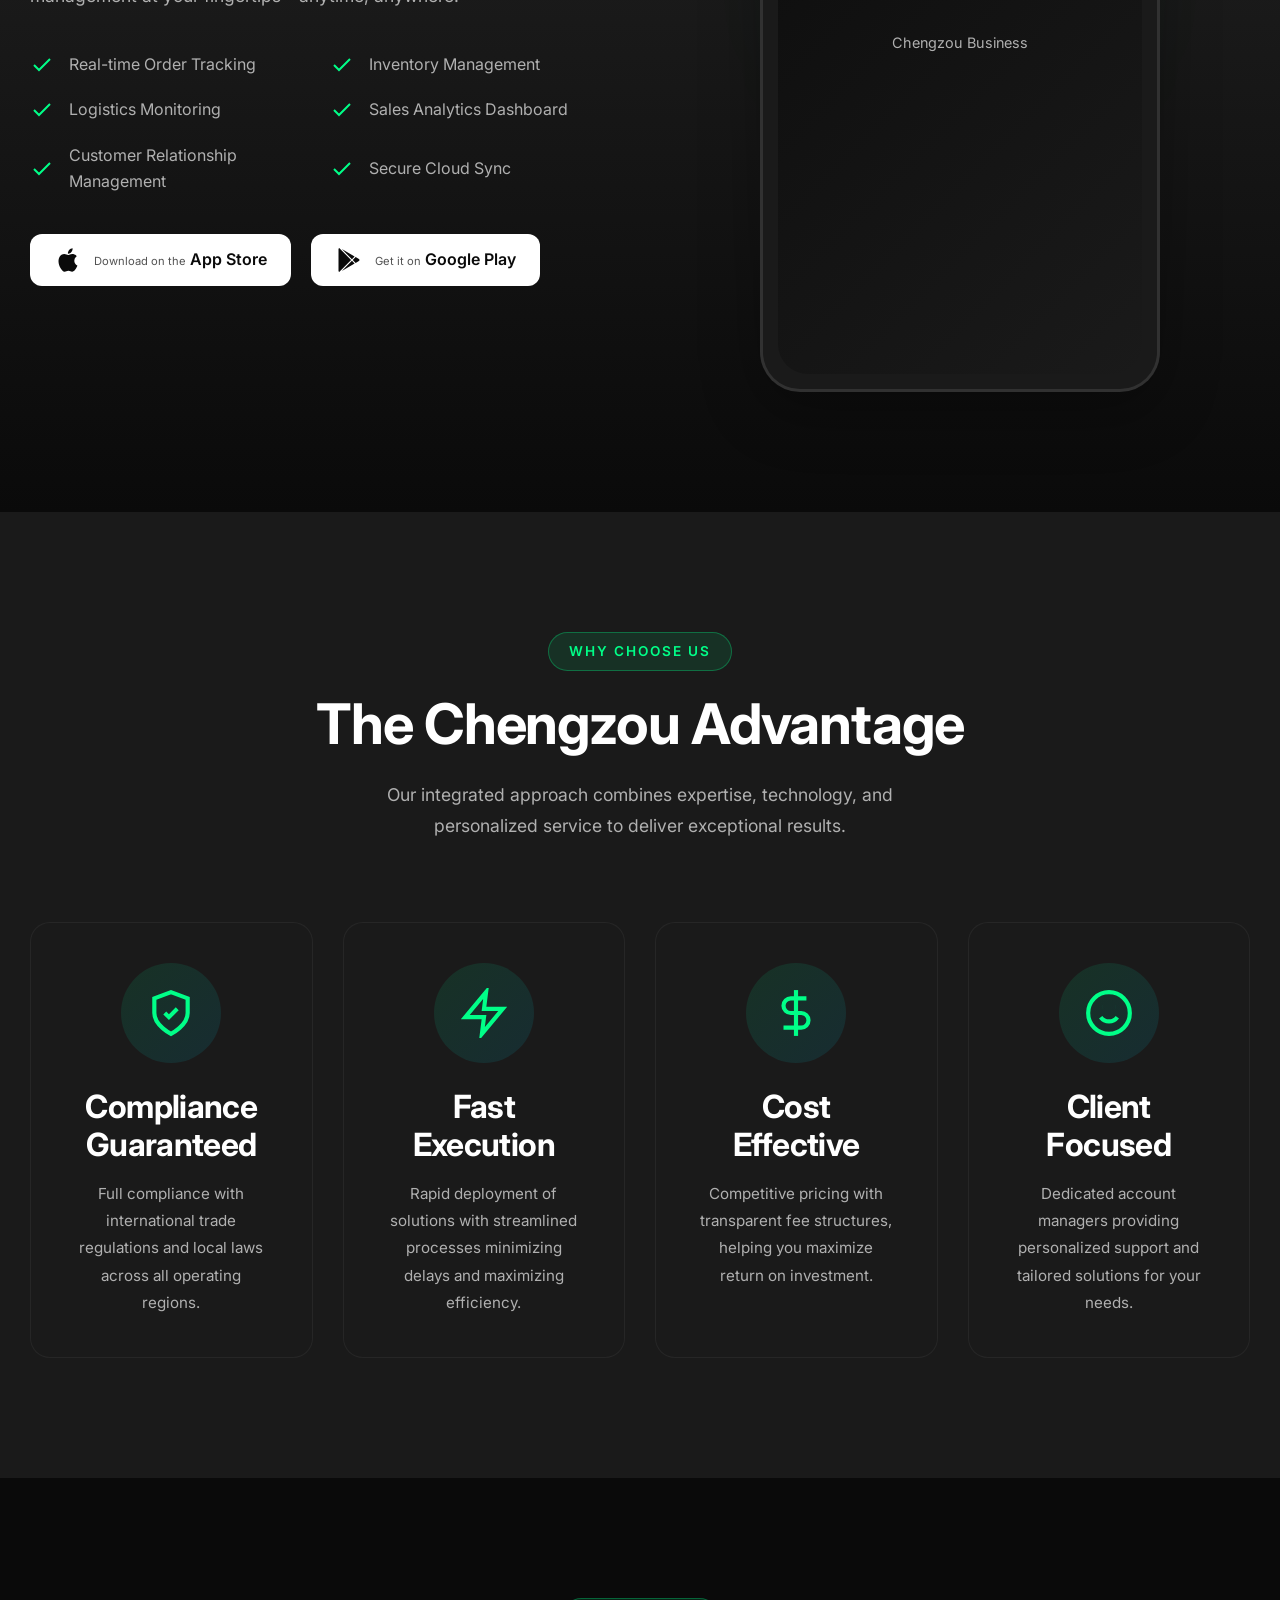
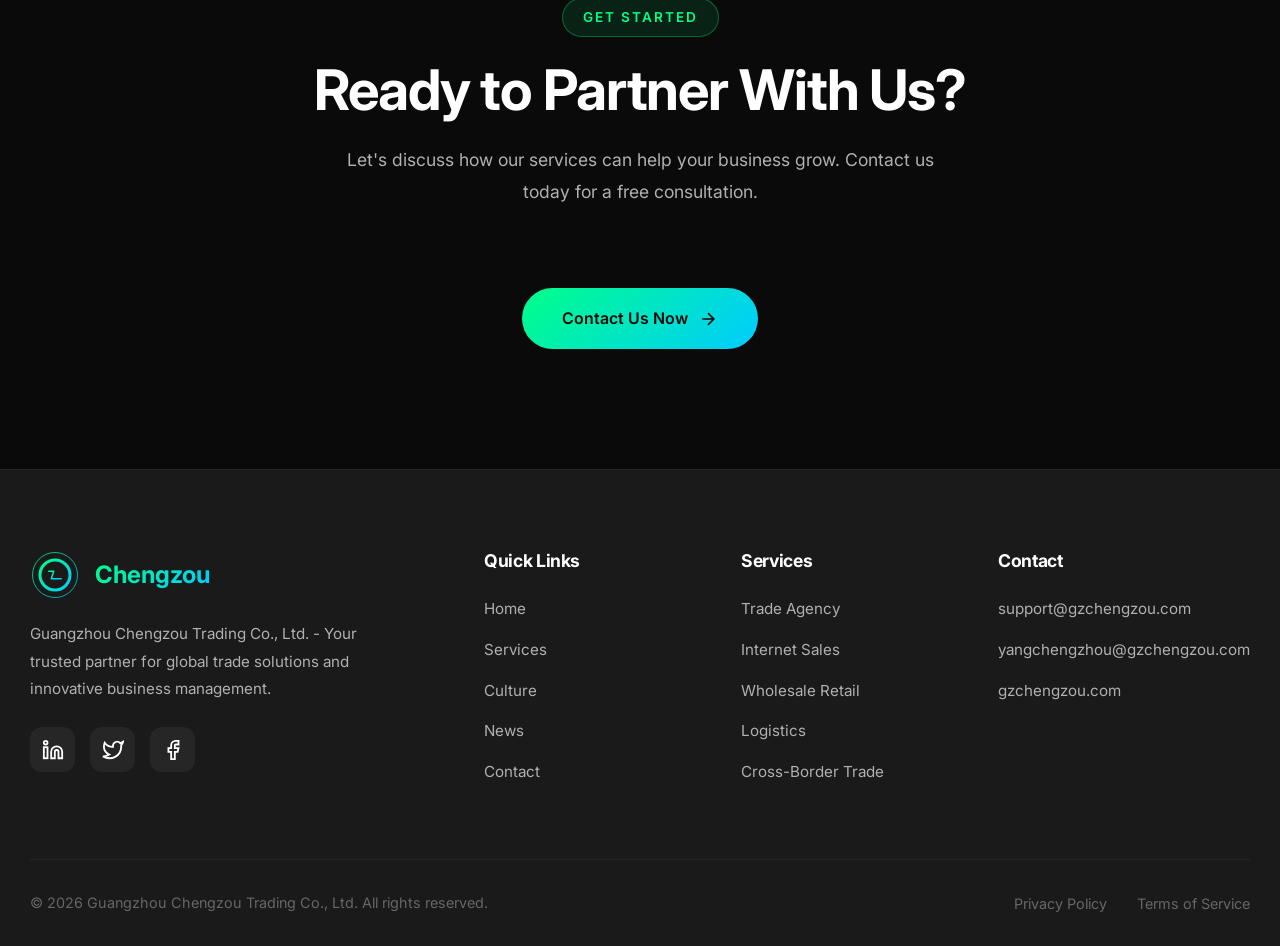
<file: services.html>
<!DOCTYPE html>
<html lang="en">
<head>
    <meta charset="UTF-8">
    <meta name="viewport" content="width=device-width, initial-scale=1.0">
    <meta http-equiv="X-UA-Compatible" content="IE=edge">
    
    <!-- SEO Meta Tags -->
    <title>Business Services | Guangzhou Chengzou Trading Co., Ltd.</title>
    <meta name="description" content="Explore our comprehensive business services including domestic trade agency, internet sales, wholesale retail, logistics, exhibition planning, and cross-border trade. Download our mobile app for seamless business management.">
    <meta name="keywords" content="trading services, domestic trade, import export, wholesale, retail, logistics, exhibition planning, mobile app, business management, China">
    <meta name="author" content="Guangzhou Chengzou Trading Co., Ltd.">
    <meta name="robots" content="index, follow">
    <link rel="canonical" href="https://gzchengzou.com/services.html">
    
    <!-- Open Graph -->
    <meta property="og:type" content="website">
    <meta property="og:url" content="https://gzchengzou.com/services.html">
    <meta property="og:title" content="Business Services | Guangzhou Chengzou Trading Co., Ltd.">
    <meta property="og:description" content="Comprehensive business services from domestic trade to cross-border e-commerce, powered by mobile management solutions.">
    
    <!-- Favicon -->
    <link rel="icon" type="image/svg+xml" href="images/logo.svg">
    <link rel="apple-touch-icon" href="images/logo.svg">
    
    <!-- Google Fonts -->
    <link href="https://fonts.googleapis.com/css2?family=Inter:wght@300;400;500;600;700;800&display=swap" rel="stylesheet">
    
    <!-- Stylesheets -->
    <link rel="stylesheet" href="css/style.css">
    <link rel="stylesheet" href="css/animations.css">
    <link rel="stylesheet" href="css/responsive.css">
</head>
<body>
    <!-- Loading Screen -->
    <div class="loader">
        <div class="loader-content">
            <svg class="loader-logo" viewBox="0 0 200 200" xmlns="http://www.w3.org/2000/svg">
                <defs>
                    <linearGradient id="loaderGradient" x1="0%" y1="0%" x2="100%" y2="100%">
                        <stop offset="0%" stop-color="#00ff88"/>
                        <stop offset="100%" stop-color="#00ccff"/>
                    </linearGradient>
                </defs>
                <circle cx="100" cy="100" r="90" fill="none" stroke="url(#loaderGradient)" stroke-width="3"/>
                <path d="M 100 40 A 60 60 0 1 0 100 160 A 60 60 0 1 0 100 40" fill="none" stroke="url(#loaderGradient)" stroke-width="12" stroke-linecap="round"/>
                <path d="M 75 85 L 95 85 L 85 115 L 125 115" fill="none" stroke="url(#loaderGradient)" stroke-width="6" stroke-linecap="round" stroke-linejoin="round"/>
            </svg>
            <div class="loader-bar">
                <div class="loader-progress"></div>
            </div>
        </div>
    </div>

    <!-- Scroll Progress Bar -->
    <div class="scroll-progress"></div>

    <!-- Header -->
    <header class="header">
        <div class="container">
            <a href="index.html" class="logo">
                <svg viewBox="0 0 200 200" xmlns="http://www.w3.org/2000/svg">
                    <defs>
                        <linearGradient id="headerLogoGradient" x1="0%" y1="0%" x2="100%" y2="100%">
                            <stop offset="0%" stop-color="#00ff88"/>
                            <stop offset="100%" stop-color="#00ccff"/>
                        </linearGradient>
                    </defs>
                    <circle cx="100" cy="100" r="90" fill="none" stroke="url(#headerLogoGradient)" stroke-width="3"/>
                    <path d="M 100 40 A 60 60 0 1 0 100 160 A 60 60 0 1 0 100 40" fill="none" stroke="url(#headerLogoGradient)" stroke-width="12" stroke-linecap="round"/>
                    <path d="M 75 85 L 95 85 L 85 115 L 125 115" fill="none" stroke="url(#headerLogoGradient)" stroke-width="6" stroke-linecap="round" stroke-linejoin="round"/>
                </svg>
                <span class="logo-text">Chengzou</span>
            </a>
            
            <nav class="nav-menu">
                <a href="index.html">Home</a>
                <a href="services.html" class="active">Services</a>
                <a href="culture.html">Culture</a>
                <a href="news.html">News</a>
                <a href="contact.html">Contact</a>
            </nav>
            
            <button class="mobile-menu-btn" aria-label="Toggle menu">
                <span></span>
                <span></span>
                <span></span>
            </button>
        </div>
    </header>

    <!-- Page Header -->
    <section class="page-header">
        <div class="container">
            <span class="section-badge">Our Services</span>
            <h1>Comprehensive Business Solutions</h1>
            <p>From domestic trade to global e-commerce, we provide end-to-end services designed to help your business thrive in the international marketplace.</p>
        </div>
    </section>

    <!-- Main Services Section -->
    <section class="section">
        <div class="container">
            <div class="section-header reveal">
                <span class="section-badge">Core Services</span>
                <h2 class="section-title">What We Offer</h2>
                <p class="section-description">
                    Our comprehensive suite of services covers every aspect of modern trading operations.
                </p>
            </div>
            
            <div class="services-grid stagger-children">
                <article class="service-card reveal">
                    <span class="service-number">01</span>
                    <div class="service-icon">
                        <svg viewBox="0 0 24 24" fill="none" stroke="currentColor" stroke-width="2">
                            <path d="M12 2L2 7l10 5 10-5-10-5z"/>
                            <path d="M2 17l10 5 10-5"/>
                            <path d="M2 12l10 5 10-5"/>
                        </svg>
                    </div>
                    <h3>Domestic Trade Agency</h3>
                    <p>Expert representation for domestic trading operations across China. We handle documentation, compliance, and regulatory requirements, ensuring smooth transactions and full adherence to local trade regulations.</p>
                    <ul style="margin-top: 15px; color: var(--text-secondary); font-size: 0.9rem;">
                        <li style="margin-bottom: 8px;">• Regulatory compliance management</li>
                        <li style="margin-bottom: 8px;">• Documentation processing</li>
                        <li style="margin-bottom: 8px;">• Market intelligence reports</li>
                        <li>• Local partner network</li>
                    </ul>
                </article>
                
                <article class="service-card reveal">
                    <span class="service-number">02</span>
                    <div class="service-icon">
                        <svg viewBox="0 0 24 24" fill="none" stroke="currentColor" stroke-width="2">
                            <circle cx="9" cy="21" r="1"/>
                            <circle cx="20" cy="21" r="1"/>
                            <path d="M1 1h4l2.68 13.39a2 2 0 0 0 2 1.61h9.72a2 2 0 0 0 2-1.61L23 6H6"/>
                        </svg>
                    </div>
                    <h3>Internet Sales</h3>
                    <p>Comprehensive e-commerce solutions powering your online presence. We manage multi-platform operations, optimize listings, and implement data-driven strategies to maximize your digital sales performance.</p>
                    <ul style="margin-top: 15px; color: var(--text-secondary); font-size: 0.9rem;">
                        <li style="margin-bottom: 8px;">• Multi-platform marketplace management</li>
                        <li style="margin-bottom: 8px;">• E-commerce store development</li>
                        <li style="margin-bottom: 8px;">• Digital marketing campaigns</li>
                        <li>• Performance analytics</li>
                    </ul>
                </article>
                
                <article class="service-card reveal">
                    <span class="service-number">03</span>
                    <div class="service-icon">
                        <svg viewBox="0 0 24 24" fill="none" stroke="currentColor" stroke-width="2">
                            <path d="M20.59 13.41l-7.17 7.17a2 2 0 0 1-2.83 0L2 12V2h10l8.59 8.59a2 2 0 0 1 0 2.82z"/>
                            <line x1="7" y1="7" x2="7.01" y2="7"/>
                        </svg>
                    </div>
                    <h3>Wholesale & Retail Distribution</h3>
                    <p>Extensive product range including daily necessities, apparel, electronics, building materials, and agricultural products. Our distribution network ensures efficient delivery to customers worldwide.</p>
                    <ul style="margin-top: 15px; color: var(--text-secondary); font-size: 0.9rem;">
                        <li style="margin-bottom: 8px;">• Daily necessities & household goods</li>
                        <li style="margin-bottom: 8px;">• Apparel & fashion accessories</li>
                        <li style="margin-bottom: 8px;">• Electronics & tech products</li>
                        <li style="margin-bottom: 8px;">• Building materials supply</li>
                        <li>• Agricultural products distribution</li>
                    </ul>
                </article>
                
                <article class="service-card reveal">
                    <span class="service-number">04</span>
                    <div class="service-icon">
                        <svg viewBox="0 0 24 24" fill="none" stroke="currentColor" stroke-width="2">
                            <rect x="1" y="3" width="15" height="13"/>
                            <polygon points="16 8 20 8 23 11 23 16 16 16 16 8"/>
                            <circle cx="5.5" cy="18.5" r="2.5"/>
                            <circle cx="18.5" cy="18.5" r="2.5"/>
                        </svg>
                    </div>
                    <h3>Logistics & Warehousing</h3>
                    <p>State-of-the-art storage solutions and efficient distribution networks. Our integrated logistics system ensures timely delivery and real-time tracking across your entire supply chain.</p>
                    <ul style="margin-top: 15px; color: var(--text-secondary); font-size: 0.9rem;">
                        <li style="margin-bottom: 8px;">• Climate-controlled warehouses</li>
                        <li style="margin-bottom: 8px;">• Real-time inventory tracking</li>
                        <li style="margin-bottom: 8px;">• Global shipping coordination</li>
                        <li>• Last-mile delivery solutions</li>
                    </ul>
                </article>
                
                <article class="service-card reveal">
                    <span class="service-number">05</span>
                    <div class="service-icon">
                        <svg viewBox="0 0 24 24" fill="none" stroke="currentColor" stroke-width="2">
                            <polygon points="12 2 2 7 12 12 22 7 12 2"/>
                            <polyline points="2 17 12 22 22 17"/>
                            <polyline points="2 12 12 17 22 12"/>
                        </svg>
                    </div>
                    <h3>Exhibition Planning</h3>
                    <p>Professional event management and exhibition services to showcase your products to the world. From trade shows to corporate events, we handle every detail to ensure your success.</p>
                    <ul style="margin-top: 15px; color: var(--text-secondary); font-size: 0.9rem;">
                        <li style="margin-bottom: 8px;">• Trade show management</li>
                        <li style="margin-bottom: 8px;">• Booth design & setup</li>
                        <li style="margin-bottom: 8px;">• Marketing material production</li>
                        <li>• Post-event lead follow-up</li>
                    </ul>
                </article>
                
                <article class="service-card reveal">
                    <span class="service-number">06</span>
                    <div class="service-icon">
                        <svg viewBox="0 0 24 24" fill="none" stroke="currentColor" stroke-width="2">
                            <circle cx="12" cy="12" r="10"/>
                            <line x1="2" y1="12" x2="22" y2="12"/>
                            <path d="M12 2a15.3 15.3 0 0 1 4 10 15.3 15.3 0 0 1-4 10 15.3 15.3 0 0 1-4-10 15.3 15.3 0 0 1 4-10z"/>
                        </svg>
                    </div>
                    <h3>Cross-Border Trade</h3>
                    <p>Seamless import/export operations with comprehensive customs handling and international compliance. We navigate complex regulations to ensure your goods move efficiently across borders.</p>
                    <ul style="margin-top: 15px; color: var(--text-secondary); font-size: 0.9rem;">
                        <li style="margin-bottom: 8px;">• Customs documentation</li>
                        <li style="margin-bottom: 8px;">• Import/export licensing</li>
                        <li style="margin-bottom: 8px;">• International compliance</li>
                        <li>• Trade finance support</li>
                    </ul>
                </article>
            </div>
        </div>
    </section>

    <!-- Mobile App Section -->
    <section class="section app-section">
        <div class="container">
            <div class="app-showcase">
                <div class="app-content reveal-left">
                    <span class="section-badge">Mobile Solutions</span>
                    <h2>Business Management App</h2>
                    <p>Take control of your business with our powerful mobile application. Available on both iOS and Android, our app puts complete business management at your fingertips - anytime, anywhere.</p>
                    
                    <div class="app-features">
                        <div class="app-feature">
                            <svg viewBox="0 0 24 24" fill="none" stroke="currentColor" stroke-width="2">
                                <polyline points="20 6 9 17 4 12"/>
                            </svg>
                            <span>Real-time Order Tracking</span>
                        </div>
                        <div class="app-feature">
                            <svg viewBox="0 0 24 24" fill="none" stroke="currentColor" stroke-width="2">
                                <polyline points="20 6 9 17 4 12"/>
                            </svg>
                            <span>Inventory Management</span>
                        </div>
                        <div class="app-feature">
                            <svg viewBox="0 0 24 24" fill="none" stroke="currentColor" stroke-width="2">
                                <polyline points="20 6 9 17 4 12"/>
                            </svg>
                            <span>Logistics Monitoring</span>
                        </div>
                        <div class="app-feature">
                            <svg viewBox="0 0 24 24" fill="none" stroke="currentColor" stroke-width="2">
                                <polyline points="20 6 9 17 4 12"/>
                            </svg>
                            <span>Sales Analytics Dashboard</span>
                        </div>
                        <div class="app-feature">
                            <svg viewBox="0 0 24 24" fill="none" stroke="currentColor" stroke-width="2">
                                <polyline points="20 6 9 17 4 12"/>
                            </svg>
                            <span>Customer Relationship Management</span>
                        </div>
                        <div class="app-feature">
                            <svg viewBox="0 0 24 24" fill="none" stroke="currentColor" stroke-width="2">
                                <polyline points="20 6 9 17 4 12"/>
                            </svg>
                            <span>Secure Cloud Sync</span>
                        </div>
                    </div>
                    
                    <div class="app-buttons">
                        <a href="#" class="app-store-btn" title="Download on the App Store">
                            <svg viewBox="0 0 24 24" fill="currentColor">
                                <path d="M18.71 19.5c-.83 1.24-1.71 2.45-3.05 2.47-1.34.03-1.77-.79-3.29-.79-1.53 0-2 .77-3.27.82-1.31.05-2.3-1.32-3.14-2.53C4.25 17 2.94 12.45 4.7 9.39c.87-1.52 2.43-2.48 4.12-2.51 1.28-.02 2.5.87 3.29.87.78 0 2.26-1.07 3.81-.91.65.03 2.47.26 3.64 1.98-.09.06-2.17 1.28-2.15 3.81.03 3.02 2.65 4.03 2.68 4.04-.03.07-.42 1.44-1.38 2.83M13 3.5c.73-.83 1.94-1.46 2.94-1.5.13 1.17-.34 2.35-1.04 3.19-.69.85-1.83 1.51-2.95 1.42-.15-1.15.41-2.35 1.05-3.11z"/>
                            </svg>
                            <div class="store-text">
                                <span class="store-label">Download on the</span>
                                <span class="store-name">App Store</span>
                            </div>
                        </a>
                        <a href="#" class="app-store-btn" title="Get it on Google Play">
                            <svg viewBox="0 0 24 24" fill="currentColor">
                                <path d="M3.609 1.814L13.792 12 3.61 22.186a.996.996 0 0 1-.61-.92V2.734a1 1 0 0 1 .609-.92zm10.89 10.893l2.302 2.302-10.937 6.333 8.635-8.635zm3.199-3.198l2.807 1.626a1 1 0 0 1 0 1.73l-2.808 1.626L15.206 12l2.492-2.491zM5.864 2.658L16.802 8.99l-2.303 2.303-8.635-8.635z"/>
                            </svg>
                            <div class="store-text">
                                <span class="store-label">Get it on</span>
                                <span class="store-name">Google Play</span>
                            </div>
                        </a>
                    </div>
                </div>
                
                <div class="app-preview reveal-right">
                    <div class="phone-mockup">
                        <div class="phone-glow"></div>
                        <div class="phone-frame">
                            <div class="phone-screen">
                                <div class="phone-screen-content">
                                    <svg viewBox="0 0 24 24" fill="none" stroke="currentColor" stroke-width="1.5">
                                        <rect x="5" y="2" width="14" height="20" rx="2" ry="2"/>
                                        <line x1="12" y1="18" x2="12.01" y2="18"/>
                                        <path d="M9 9l3 3-3 3"/>
                                        <path d="M15 9l-3 3 3 3"/>
                                    </svg>
                                    <p>Chengzou Business</p>
                                </div>
                            </div>
                        </div>
                    </div>
                </div>
            </div>
        </div>
    </section>

    <!-- Why Choose Our Services -->
    <section class="section bg-dark">
        <div class="container">
            <div class="section-header reveal">
                <span class="section-badge">Why Choose Us</span>
                <h2 class="section-title">The Chengzou Advantage</h2>
                <p class="section-description">
                    Our integrated approach combines expertise, technology, and personalized service to deliver exceptional results.
                </p>
            </div>
            
            <div class="values-grid stagger-children">
                <div class="value-card reveal">
                    <div class="value-icon">
                        <svg viewBox="0 0 24 24" fill="none" stroke="currentColor" stroke-width="2">
                            <path d="M12 22s8-4 8-10V5l-8-3-8 3v7c0 6 8 10 8 10z"/>
                            <polyline points="9 12 11 14 15 10"/>
                        </svg>
                    </div>
                    <h3>Compliance Guaranteed</h3>
                    <p>Full compliance with international trade regulations and local laws across all operating regions.</p>
                </div>
                
                <div class="value-card reveal">
                    <div class="value-icon">
                        <svg viewBox="0 0 24 24" fill="none" stroke="currentColor" stroke-width="2">
                            <path d="M13 2L3 14h9l-1 8 10-12h-9l1-8z"/>
                        </svg>
                    </div>
                    <h3>Fast Execution</h3>
                    <p>Rapid deployment of solutions with streamlined processes minimizing delays and maximizing efficiency.</p>
                </div>
                
                <div class="value-card reveal">
                    <div class="value-icon">
                        <svg viewBox="0 0 24 24" fill="none" stroke="currentColor" stroke-width="2">
                            <line x1="12" y1="1" x2="12" y2="23"/>
                            <path d="M17 5H9.5a3.5 3.5 0 0 0 0 7h5a3.5 3.5 0 0 1 0 7H6"/>
                        </svg>
                    </div>
                    <h3>Cost Effective</h3>
                    <p>Competitive pricing with transparent fee structures, helping you maximize return on investment.</p>
                </div>
                
                <div class="value-card reveal">
                    <div class="value-icon">
                        <svg viewBox="0 0 24 24" fill="none" stroke="currentColor" stroke-width="2">
                            <circle cx="12" cy="12" r="10"/>
                            <path d="M8 14s1.5 2 4 2 4-2 4-2"/>
                            <line x1="9" y1="9" x2="9.01" y2="9"/>
                            <line x1="15" y1="9" x2="15.01" y2="9"/>
                        </svg>
                    </div>
                    <h3>Client Focused</h3>
                    <p>Dedicated account managers providing personalized support and tailored solutions for your needs.</p>
                </div>
            </div>
        </div>
    </section>

    <!-- CTA Section -->
    <section class="section">
        <div class="container">
            <div class="section-header reveal">
                <span class="section-badge">Get Started</span>
                <h2 class="section-title">Ready to Partner With Us?</h2>
                <p class="section-description">
                    Let's discuss how our services can help your business grow. Contact us today for a free consultation.
                </p>
            </div>
            
            <div class="text-center reveal">
                <a href="contact.html" class="btn btn-primary">
                    Contact Us Now
                    <svg width="20" height="20" viewBox="0 0 24 24" fill="none" stroke="currentColor" stroke-width="2">
                        <path d="M5 12h14M12 5l7 7-7 7"/>
                    </svg>
                </a>
            </div>
        </div>
    </section>

    <!-- Footer -->
    <footer class="footer">
        <div class="container">
            <div class="footer-grid">
                <div class="footer-brand">
                    <a href="index.html" class="logo">
                        <svg viewBox="0 0 200 200" xmlns="http://www.w3.org/2000/svg">
                            <defs>
                                <linearGradient id="footerLogoGradient" x1="0%" y1="0%" x2="100%" y2="100%">
                                    <stop offset="0%" stop-color="#00ff88"/>
                                    <stop offset="100%" stop-color="#00ccff"/>
                                </linearGradient>
                            </defs>
                            <circle cx="100" cy="100" r="90" fill="none" stroke="url(#footerLogoGradient)" stroke-width="3"/>
                            <path d="M 100 40 A 60 60 0 1 0 100 160 A 60 60 0 1 0 100 40" fill="none" stroke="url(#footerLogoGradient)" stroke-width="12" stroke-linecap="round"/>
                            <path d="M 75 85 L 95 85 L 85 115 L 125 115" fill="none" stroke="url(#footerLogoGradient)" stroke-width="6" stroke-linecap="round" stroke-linejoin="round"/>
                        </svg>
                        <span class="logo-text">Chengzou</span>
                    </a>
                    <p>Guangzhou Chengzou Trading Co., Ltd. - Your trusted partner for global trade solutions and innovative business management.</p>
                    <div class="footer-social">
                        <a href="#" aria-label="LinkedIn">
                            <svg viewBox="0 0 24 24" fill="none" stroke="currentColor" stroke-width="2">
                                <path d="M16 8a6 6 0 0 1 6 6v7h-4v-7a2 2 0 0 0-2-2 2 2 0 0 0-2 2v7h-4v-7a6 6 0 0 1 6-6z"/>
                                <rect x="2" y="9" width="4" height="12"/>
                                <circle cx="4" cy="4" r="2"/>
                            </svg>
                        </a>
                        <a href="#" aria-label="Twitter">
                            <svg viewBox="0 0 24 24" fill="none" stroke="currentColor" stroke-width="2">
                                <path d="M23 3a10.9 10.9 0 0 1-3.14 1.53 4.48 4.48 0 0 0-7.86 3v1A10.66 10.66 0 0 1 3 4s-4 9 5 13a11.64 11.64 0 0 1-7 2c9 5 20 0 20-11.5a4.5 4.5 0 0 0-.08-.83A7.72 7.72 0 0 0 23 3z"/>
                            </svg>
                        </a>
                        <a href="#" aria-label="Facebook">
                            <svg viewBox="0 0 24 24" fill="none" stroke="currentColor" stroke-width="2">
                                <path d="M18 2h-3a5 5 0 0 0-5 5v3H7v4h3v8h4v-8h3l1-4h-4V7a1 1 0 0 1 1-1h3z"/>
                            </svg>
                        </a>
                    </div>
                </div>
                
                <div class="footer-links">
                    <h4>Quick Links</h4>
                    <ul>
                        <li><a href="index.html">Home</a></li>
                        <li><a href="services.html">Services</a></li>
                        <li><a href="culture.html">Culture</a></li>
                        <li><a href="news.html">News</a></li>
                        <li><a href="contact.html">Contact</a></li>
                    </ul>
                </div>
                
                <div class="footer-links">
                    <h4>Services</h4>
                    <ul>
                        <li><a href="services.html">Trade Agency</a></li>
                        <li><a href="services.html">Internet Sales</a></li>
                        <li><a href="services.html">Wholesale Retail</a></li>
                        <li><a href="services.html">Logistics</a></li>
                        <li><a href="services.html">Cross-Border Trade</a></li>
                    </ul>
                </div>
                
                <div class="footer-links">
                    <h4>Contact</h4>
                    <ul>
                        <li><a href="mailto:support@gzchengzou.com">support@gzchengzou.com</a></li>
                        <li><a href="mailto:yangchengzhou@gzchengzou.com">yangchengzhou@gzchengzou.com</a></li>
                        <li><a href="https://gzchengzou.com">gzchengzou.com</a></li>
                    </ul>
                </div>
            </div>
            
            <div class="footer-bottom">
                <p>&copy; 2026 Guangzhou Chengzou Trading Co., Ltd. All rights reserved.</p>
                <div class="footer-legal">
                    <a href="privacy.html">Privacy Policy</a>
                    <a href="terms.html">Terms of Service</a>
                </div>
            </div>
        </div>
    </footer>

    <!-- Scripts -->
    <script src="js/main.js"></script>
</body>
</html>
</file>
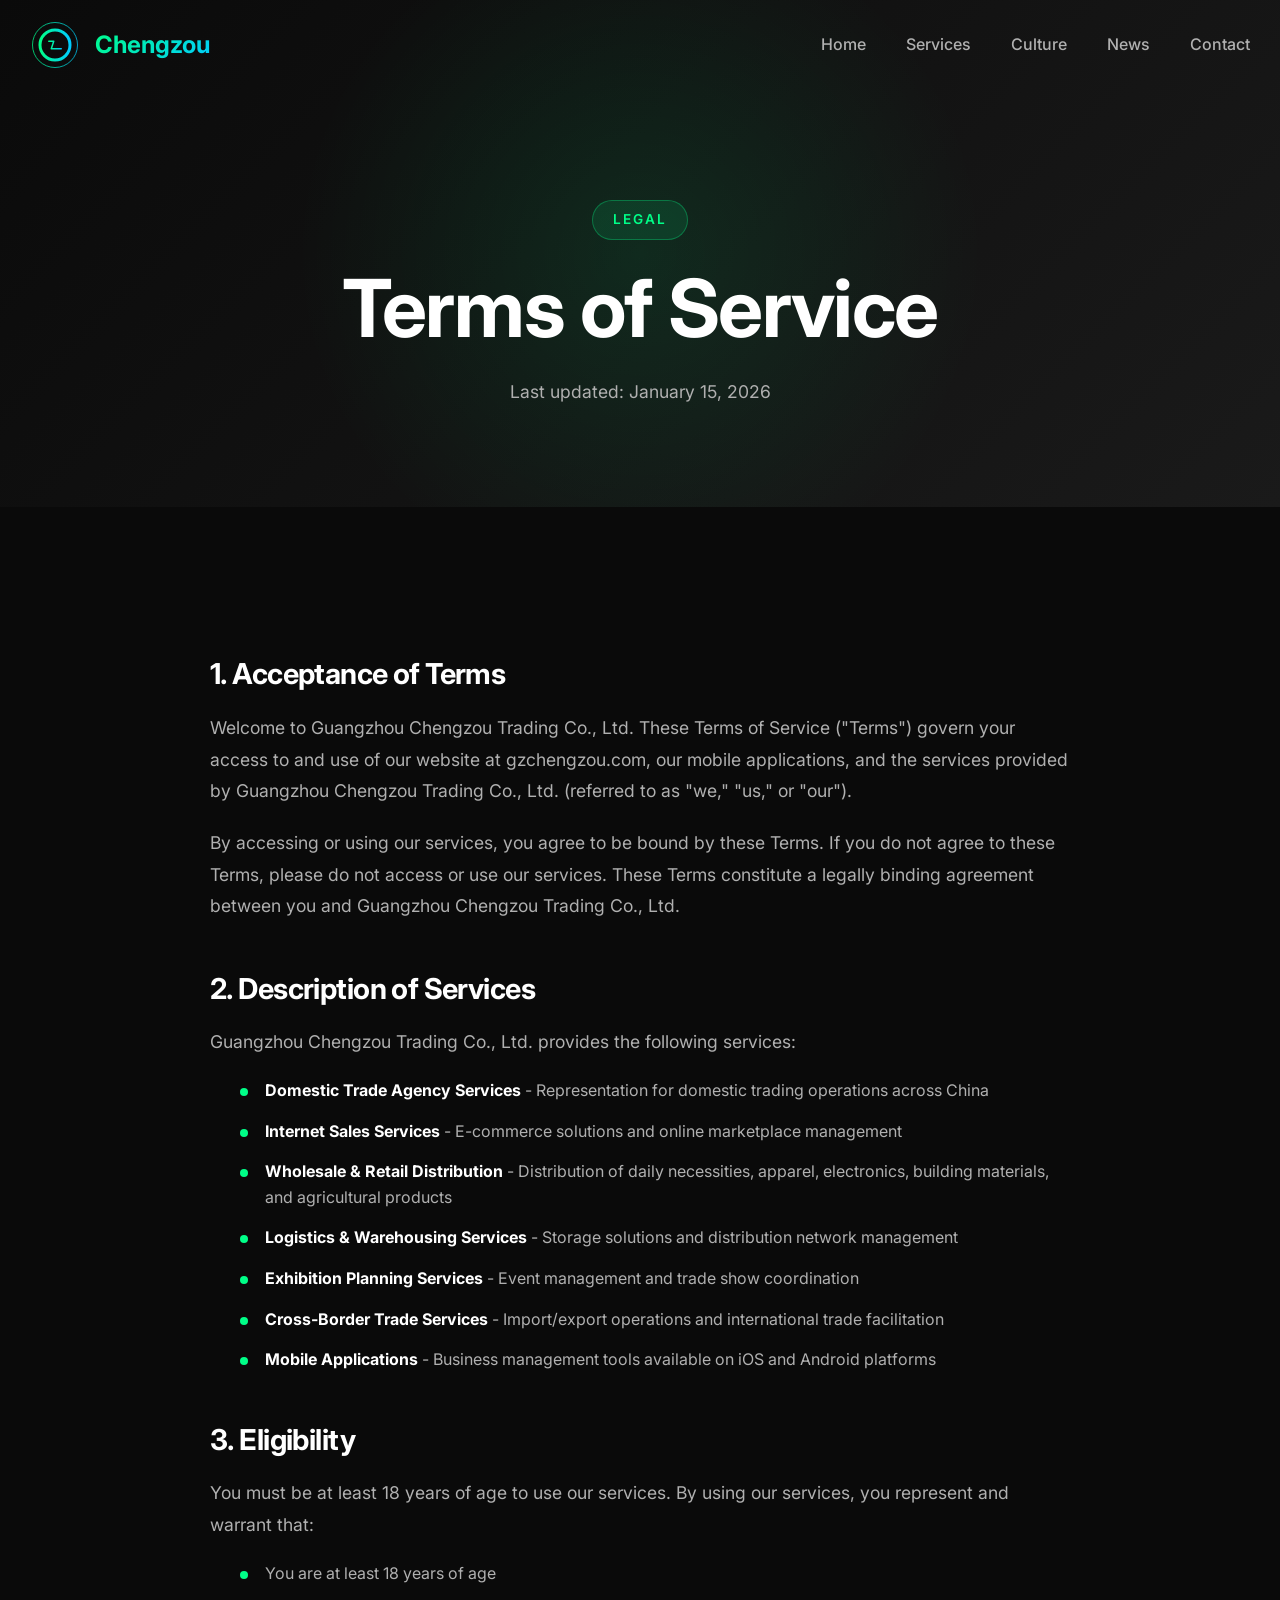
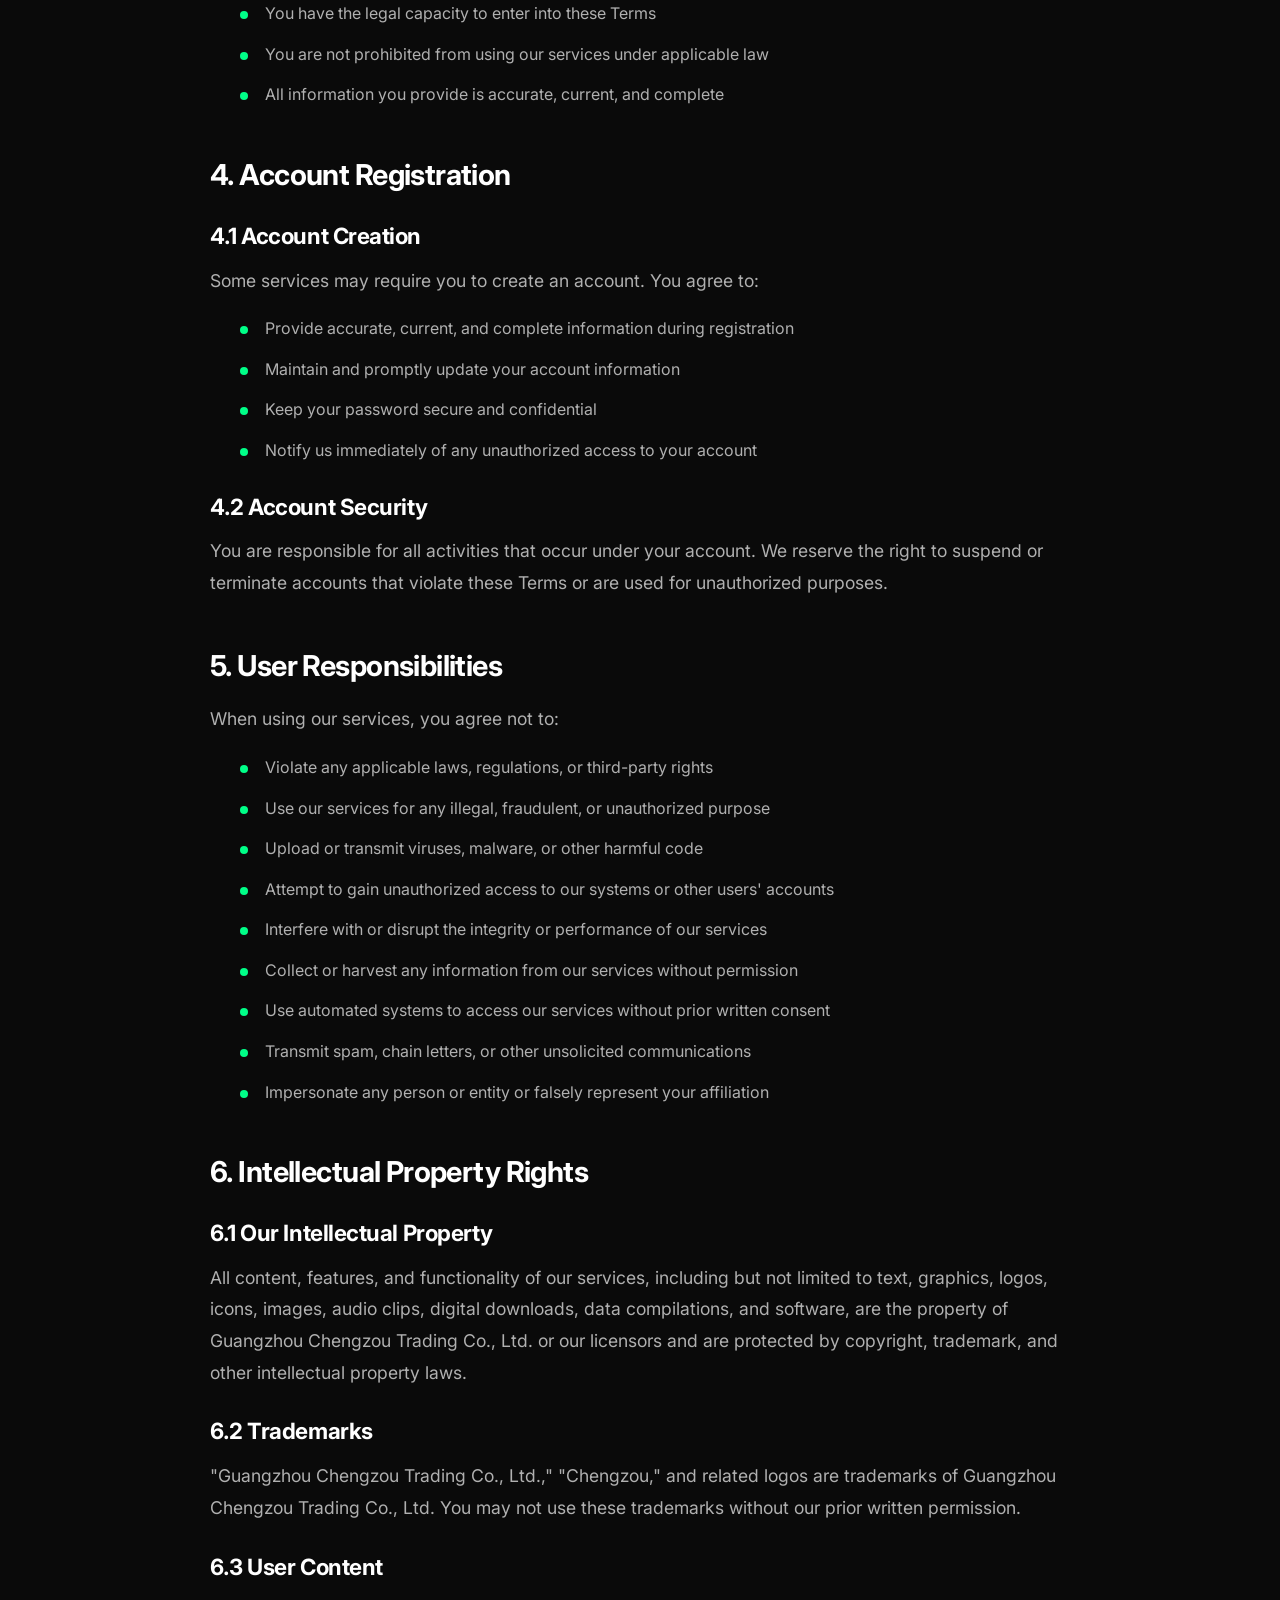
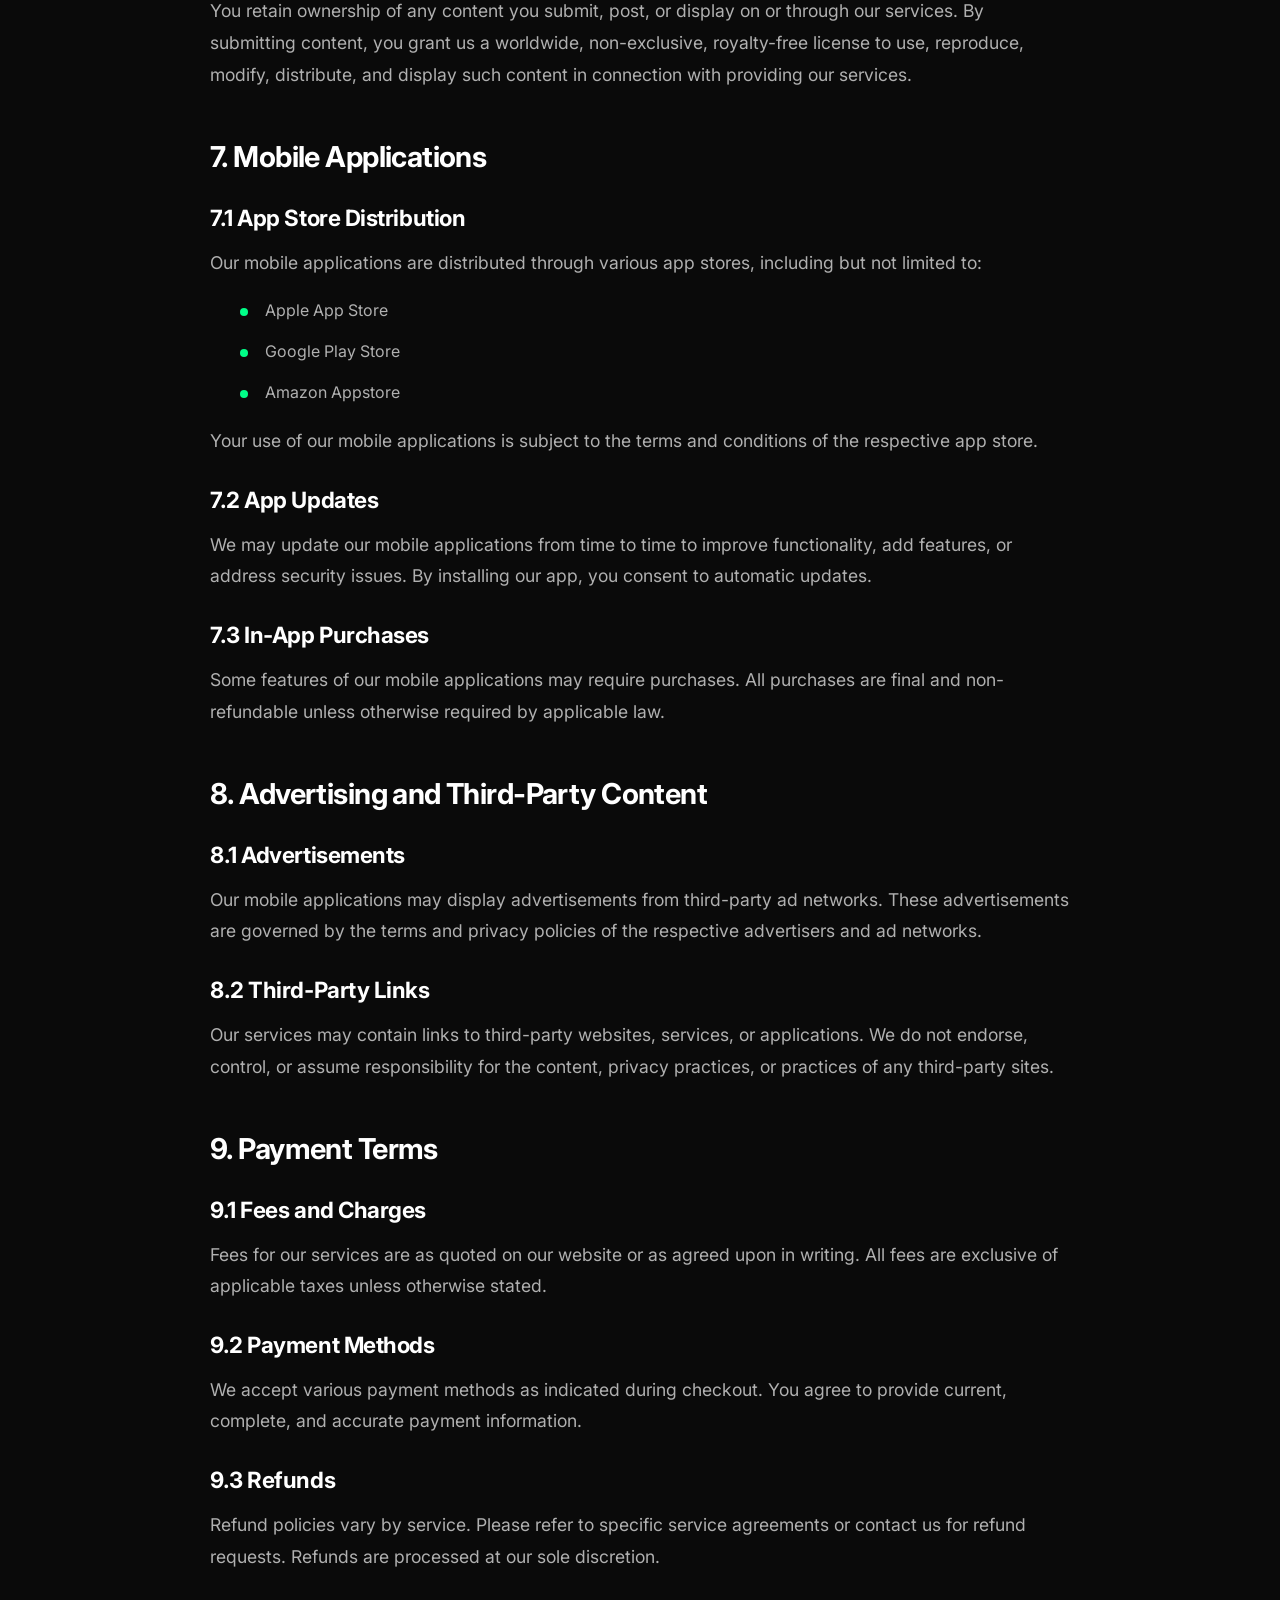
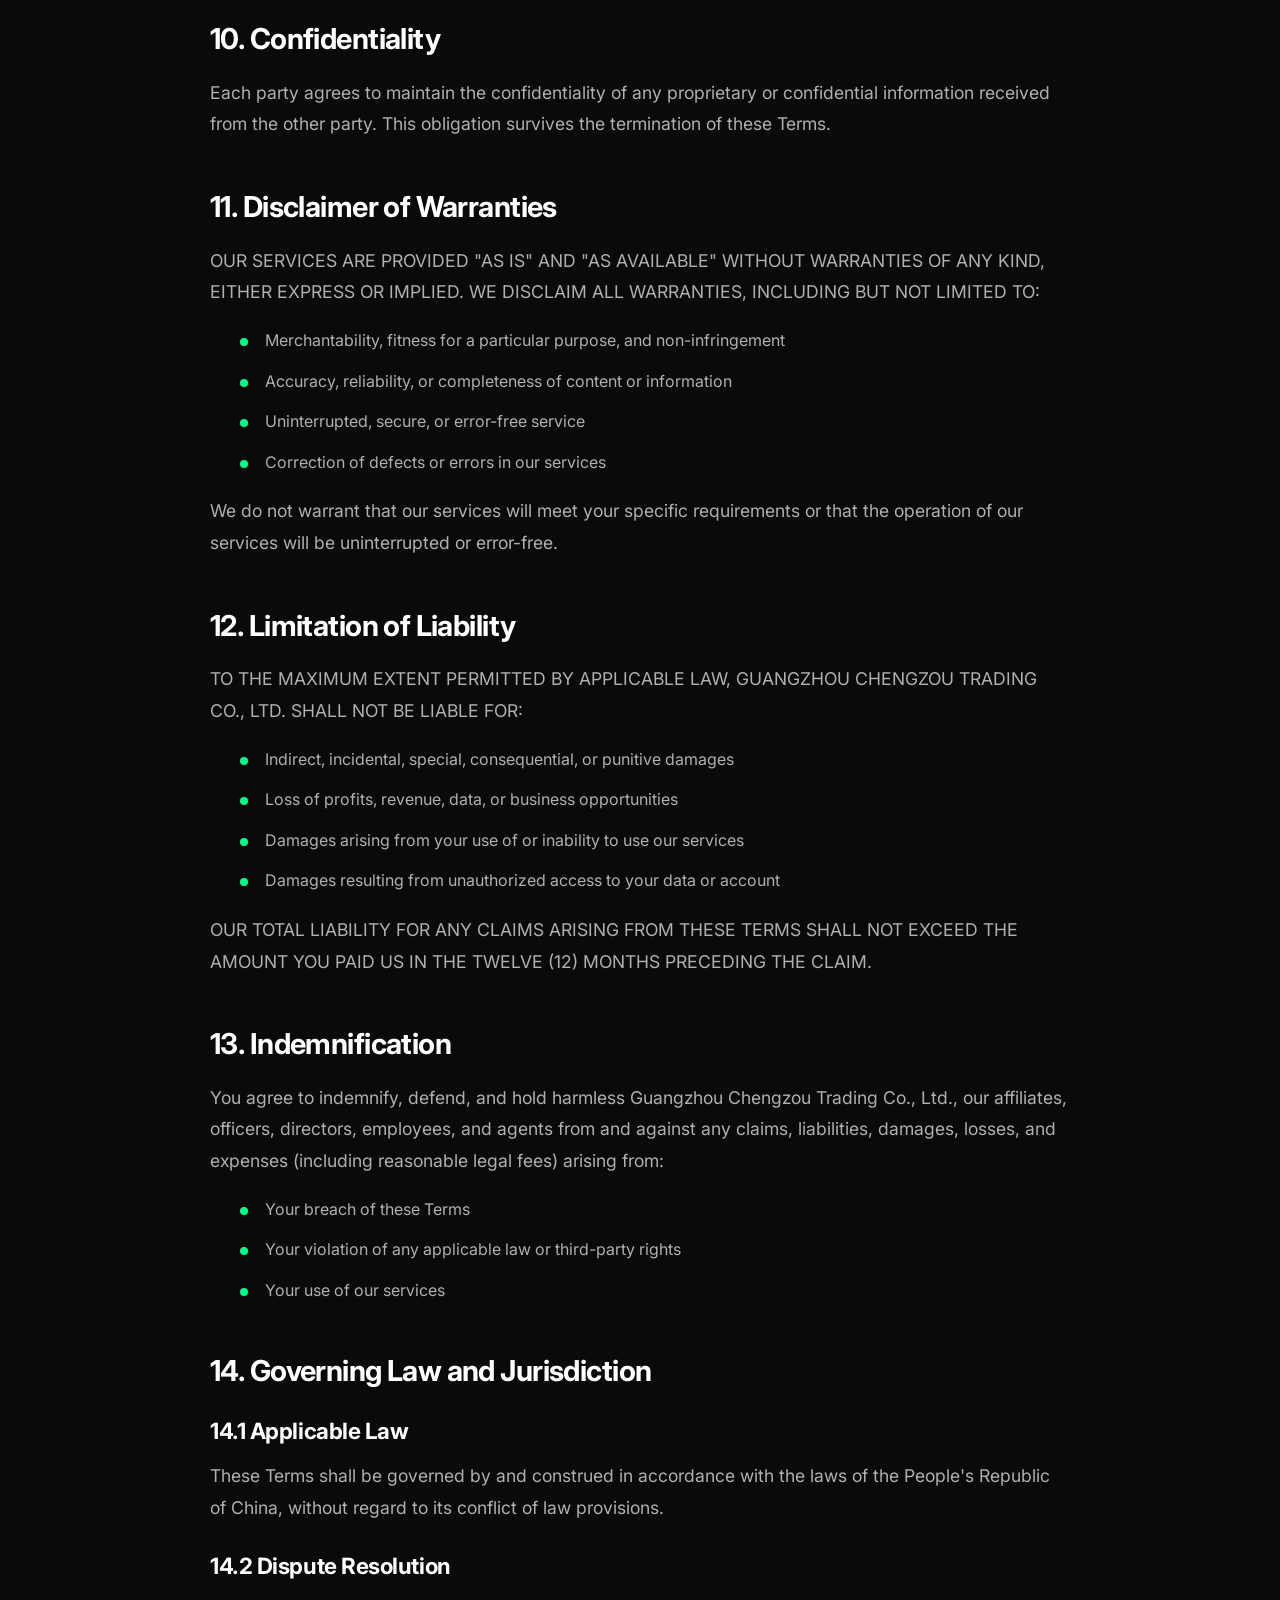
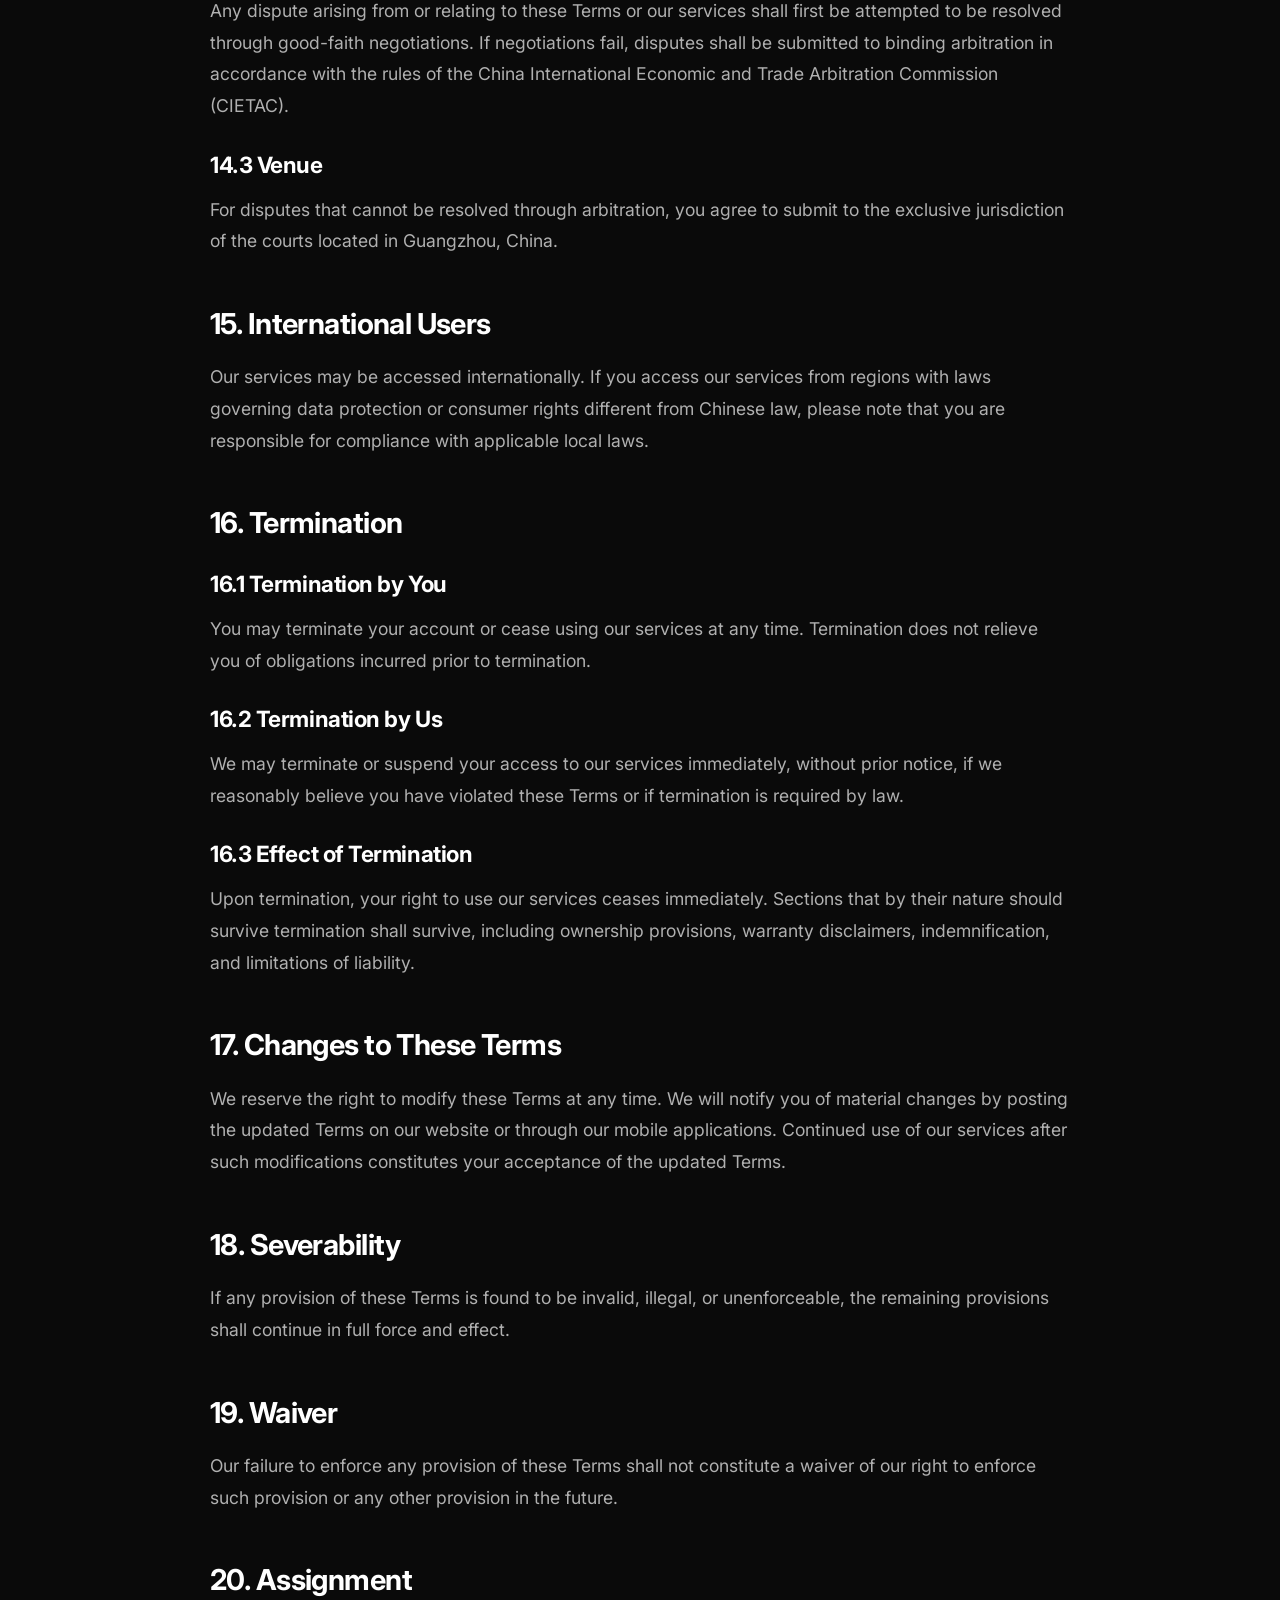
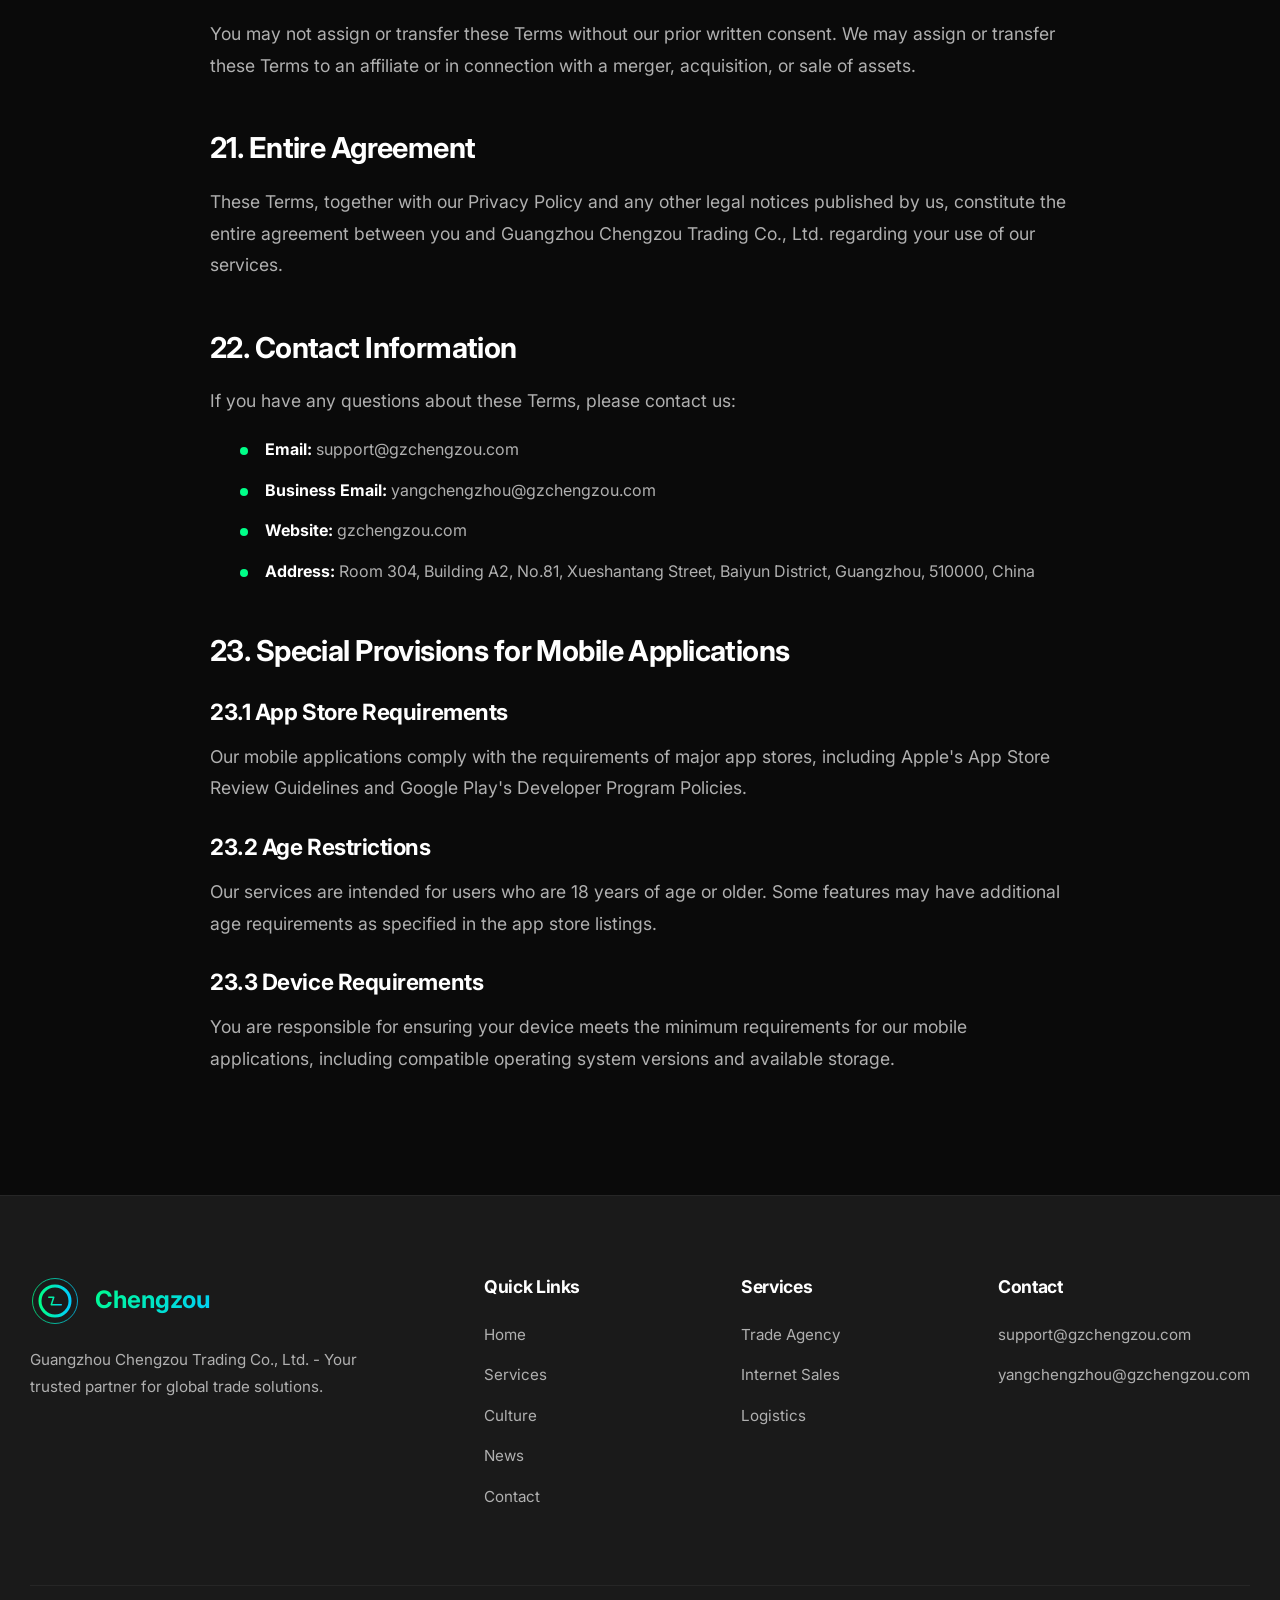
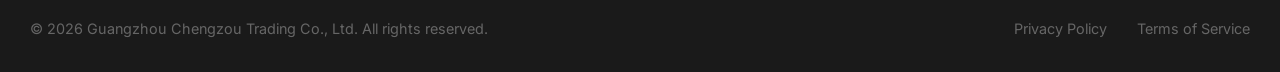
<file: terms.html>
<!DOCTYPE html>
<html lang="en">
<head>
    <meta charset="UTF-8">
    <meta name="viewport" content="width=device-width, initial-scale=1.0">
    <title>Terms of Service | Guangzhou Chengzou Trading Co., Ltd.</title>
    <meta name="description" content="Terms of Service for Guangzhou Chengzou Trading Co., Ltd. - Read our terms and conditions governing the use of our website and mobile applications.">
    <meta name="robots" content="noindex, nofollow">
    <link rel="canonical" href="https://gzchengzou.com/terms.html">
    <link rel="icon" type="image/svg+xml" href="images/logo.svg">
    <link href="https://fonts.googleapis.com/css2?family=Inter:wght@300;400;500;600;700;800&display=swap" rel="stylesheet">
    <link rel="stylesheet" href="css/style.css">
    <link rel="stylesheet" href="css/animations.css">
    <link rel="stylesheet" href="css/responsive.css">
</head>
<body>
    <div class="loader"><div class="loader-content"><svg class="loader-logo" viewBox="0 0 200 200"><defs><linearGradient id="lg"><stop offset="0%" stop-color="#00ff88"/><stop offset="100%" stop-color="#00ccff"/></linearGradient></defs><circle cx="100" cy="100" r="90" fill="none" stroke="url(#lg)" stroke-width="3"/><path d="M 100 40 A 60 60 0 1 0 100 160 A 60 60 0 1 0 100 40" fill="none" stroke="url(#lg)" stroke-width="12" stroke-linecap="round"/><path d="M 75 85 L 95 85 L 85 115 L 125 115" fill="none" stroke="url(#lg)" stroke-width="6" stroke-linecap="round" stroke-linejoin="round"/></svg><div class="loader-bar"><div class="loader-progress"></div></div></div></div>
    <div class="scroll-progress"></div>
    <header class="header"><div class="container"><a href="index.html" class="logo"><svg viewBox="0 0 200 200"><defs><linearGradient id="hg"><stop offset="0%" stop-color="#00ff88"/><stop offset="100%" stop-color="#00ccff"/></linearGradient></defs><circle cx="100" cy="100" r="90" fill="none" stroke="url(#hg)" stroke-width="3"/><path d="M 100 40 A 60 60 0 1 0 100 160 A 60 60 0 1 0 100 40" fill="none" stroke="url(#hg)" stroke-width="12" stroke-linecap="round"/><path d="M 75 85 L 95 85 L 85 115 L 125 115" fill="none" stroke="url(#hg)" stroke-width="6" stroke-linecap="round" stroke-linejoin="round"/></svg><span class="logo-text">Chengzou</span></a><nav class="nav-menu"><a href="index.html">Home</a><a href="services.html">Services</a><a href="culture.html">Culture</a><a href="news.html">News</a><a href="contact.html">Contact</a></nav><button class="mobile-menu-btn" aria-label="Toggle menu"><span></span><span></span><span></span></button></div></header>
    <section class="page-header"><div class="container"><span class="section-badge">Legal</span><h1>Terms of Service</h1><p>Last updated: January 15, 2026</p></div></section>
    <div class="legal-content">
        <h2>1. Acceptance of Terms</h2>
        <p>Welcome to Guangzhou Chengzou Trading Co., Ltd. These Terms of Service ("Terms") govern your access to and use of our website at gzchengzou.com, our mobile applications, and the services provided by Guangzhou Chengzou Trading Co., Ltd. (referred to as "we," "us," or "our").</p>
        <p>By accessing or using our services, you agree to be bound by these Terms. If you do not agree to these Terms, please do not access or use our services. These Terms constitute a legally binding agreement between you and Guangzhou Chengzou Trading Co., Ltd.</p>

        <h2>2. Description of Services</h2>
        <p>Guangzhou Chengzou Trading Co., Ltd. provides the following services:</p>
        <ul>
            <li><strong>Domestic Trade Agency Services</strong> - Representation for domestic trading operations across China</li>
            <li><strong>Internet Sales Services</strong> - E-commerce solutions and online marketplace management</li>
            <li><strong>Wholesale & Retail Distribution</strong> - Distribution of daily necessities, apparel, electronics, building materials, and agricultural products</li>
            <li><strong>Logistics & Warehousing Services</strong> - Storage solutions and distribution network management</li>
            <li><strong>Exhibition Planning Services</strong> - Event management and trade show coordination</li>
            <li><strong>Cross-Border Trade Services</strong> - Import/export operations and international trade facilitation</li>
            <li><strong>Mobile Applications</strong> - Business management tools available on iOS and Android platforms</li>
        </ul>

        <h2>3. Eligibility</h2>
        <p>You must be at least 18 years of age to use our services. By using our services, you represent and warrant that:</p>
        <ul>
            <li>You are at least 18 years of age</li>
            <li>You have the legal capacity to enter into these Terms</li>
            <li>You are not prohibited from using our services under applicable law</li>
            <li>All information you provide is accurate, current, and complete</li>
        </ul>

        <h2>4. Account Registration</h2>
        <h3>4.1 Account Creation</h3>
        <p>Some services may require you to create an account. You agree to:</p>
        <ul>
            <li>Provide accurate, current, and complete information during registration</li>
            <li>Maintain and promptly update your account information</li>
            <li>Keep your password secure and confidential</li>
            <li>Notify us immediately of any unauthorized access to your account</li>
        </ul>
        
        <h3>4.2 Account Security</h3>
        <p>You are responsible for all activities that occur under your account. We reserve the right to suspend or terminate accounts that violate these Terms or are used for unauthorized purposes.</p>

        <h2>5. User Responsibilities</h2>
        <p>When using our services, you agree not to:</p>
        <ul>
            <li>Violate any applicable laws, regulations, or third-party rights</li>
            <li>Use our services for any illegal, fraudulent, or unauthorized purpose</li>
            <li>Upload or transmit viruses, malware, or other harmful code</li>
            <li>Attempt to gain unauthorized access to our systems or other users' accounts</li>
            <li>Interfere with or disrupt the integrity or performance of our services</li>
            <li>Collect or harvest any information from our services without permission</li>
            <li>Use automated systems to access our services without prior written consent</li>
            <li>Transmit spam, chain letters, or other unsolicited communications</li>
            <li>Impersonate any person or entity or falsely represent your affiliation</li>
        </ul>

        <h2>6. Intellectual Property Rights</h2>
        <h3>6.1 Our Intellectual Property</h3>
        <p>All content, features, and functionality of our services, including but not limited to text, graphics, logos, icons, images, audio clips, digital downloads, data compilations, and software, are the property of Guangzhou Chengzou Trading Co., Ltd. or our licensors and are protected by copyright, trademark, and other intellectual property laws.</p>
        
        <h3>6.2 Trademarks</h3>
        <p>"Guangzhou Chengzou Trading Co., Ltd.," "Chengzou," and related logos are trademarks of Guangzhou Chengzou Trading Co., Ltd. You may not use these trademarks without our prior written permission.</p>
        
        <h3>6.3 User Content</h3>
        <p>You retain ownership of any content you submit, post, or display on or through our services. By submitting content, you grant us a worldwide, non-exclusive, royalty-free license to use, reproduce, modify, distribute, and display such content in connection with providing our services.</p>

        <h2>7. Mobile Applications</h2>
        <h3>7.1 App Store Distribution</h3>
        <p>Our mobile applications are distributed through various app stores, including but not limited to:</p>
        <ul>
            <li>Apple App Store</li>
            <li>Google Play Store</li>
            <li>Amazon Appstore</li>
        </ul>
        <p>Your use of our mobile applications is subject to the terms and conditions of the respective app store.</p>
        
        <h3>7.2 App Updates</h3>
        <p>We may update our mobile applications from time to time to improve functionality, add features, or address security issues. By installing our app, you consent to automatic updates.</p>
        
        <h3>7.3 In-App Purchases</h3>
        <p>Some features of our mobile applications may require purchases. All purchases are final and non-refundable unless otherwise required by applicable law.</p>

        <h2>8. Advertising and Third-Party Content</h2>
        <h3>8.1 Advertisements</h3>
        <p>Our mobile applications may display advertisements from third-party ad networks. These advertisements are governed by the terms and privacy policies of the respective advertisers and ad networks.</p>
        
        <h3>8.2 Third-Party Links</h3>
        <p>Our services may contain links to third-party websites, services, or applications. We do not endorse, control, or assume responsibility for the content, privacy practices, or practices of any third-party sites.</p>

        <h2>9. Payment Terms</h2>
        <h3>9.1 Fees and Charges</h3>
        <p>Fees for our services are as quoted on our website or as agreed upon in writing. All fees are exclusive of applicable taxes unless otherwise stated.</p>
        
        <h3>9.2 Payment Methods</h3>
        <p>We accept various payment methods as indicated during checkout. You agree to provide current, complete, and accurate payment information.</p>
        
        <h3>9.3 Refunds</h3>
        <p>Refund policies vary by service. Please refer to specific service agreements or contact us for refund requests. Refunds are processed at our sole discretion.</p>

        <h2>10. Confidentiality</h2>
        <p>Each party agrees to maintain the confidentiality of any proprietary or confidential information received from the other party. This obligation survives the termination of these Terms.</p>

        <h2>11. Disclaimer of Warranties</h2>
        <p>OUR SERVICES ARE PROVIDED "AS IS" AND "AS AVAILABLE" WITHOUT WARRANTIES OF ANY KIND, EITHER EXPRESS OR IMPLIED. WE DISCLAIM ALL WARRANTIES, INCLUDING BUT NOT LIMITED TO:</p>
        <ul>
            <li>Merchantability, fitness for a particular purpose, and non-infringement</li>
            <li>Accuracy, reliability, or completeness of content or information</li>
            <li>Uninterrupted, secure, or error-free service</li>
            <li>Correction of defects or errors in our services</li>
        </ul>
        <p>We do not warrant that our services will meet your specific requirements or that the operation of our services will be uninterrupted or error-free.</p>

        <h2>12. Limitation of Liability</h2>
        <p>TO THE MAXIMUM EXTENT PERMITTED BY APPLICABLE LAW, GUANGZHOU CHENGZOU TRADING CO., LTD. SHALL NOT BE LIABLE FOR:</p>
        <ul>
            <li>Indirect, incidental, special, consequential, or punitive damages</li>
            <li>Loss of profits, revenue, data, or business opportunities</li>
            <li>Damages arising from your use of or inability to use our services</li>
            <li>Damages resulting from unauthorized access to your data or account</li>
        </ul>
        <p>OUR TOTAL LIABILITY FOR ANY CLAIMS ARISING FROM THESE TERMS SHALL NOT EXCEED THE AMOUNT YOU PAID US IN THE TWELVE (12) MONTHS PRECEDING THE CLAIM.</p>

        <h2>13. Indemnification</h2>
        <p>You agree to indemnify, defend, and hold harmless Guangzhou Chengzou Trading Co., Ltd., our affiliates, officers, directors, employees, and agents from and against any claims, liabilities, damages, losses, and expenses (including reasonable legal fees) arising from:</p>
        <ul>
            <li>Your breach of these Terms</li>
            <li>Your violation of any applicable law or third-party rights</li>
            <li>Your use of our services</li>
        </ul>

        <h2>14. Governing Law and Jurisdiction</h2>
        <h3>14.1 Applicable Law</h3>
        <p>These Terms shall be governed by and construed in accordance with the laws of the People's Republic of China, without regard to its conflict of law provisions.</p>
        
        <h3>14.2 Dispute Resolution</h3>
        <p>Any dispute arising from or relating to these Terms or our services shall first be attempted to be resolved through good-faith negotiations. If negotiations fail, disputes shall be submitted to binding arbitration in accordance with the rules of the China International Economic and Trade Arbitration Commission (CIETAC).</p>
        
        <h3>14.3 Venue</h3>
        <p>For disputes that cannot be resolved through arbitration, you agree to submit to the exclusive jurisdiction of the courts located in Guangzhou, China.</p>

        <h2>15. International Users</h2>
        <p>Our services may be accessed internationally. If you access our services from regions with laws governing data protection or consumer rights different from Chinese law, please note that you are responsible for compliance with applicable local laws.</p>

        <h2>16. Termination</h2>
        <h3>16.1 Termination by You</h3>
        <p>You may terminate your account or cease using our services at any time. Termination does not relieve you of obligations incurred prior to termination.</p>
        
        <h3>16.2 Termination by Us</h3>
        <p>We may terminate or suspend your access to our services immediately, without prior notice, if we reasonably believe you have violated these Terms or if termination is required by law.</p>
        
        <h3>16.3 Effect of Termination</h3>
        <p>Upon termination, your right to use our services ceases immediately. Sections that by their nature should survive termination shall survive, including ownership provisions, warranty disclaimers, indemnification, and limitations of liability.</p>

        <h2>17. Changes to These Terms</h2>
        <p>We reserve the right to modify these Terms at any time. We will notify you of material changes by posting the updated Terms on our website or through our mobile applications. Continued use of our services after such modifications constitutes your acceptance of the updated Terms.</p>

        <h2>18. Severability</h2>
        <p>If any provision of these Terms is found to be invalid, illegal, or unenforceable, the remaining provisions shall continue in full force and effect.</p>

        <h2>19. Waiver</h2>
        <p>Our failure to enforce any provision of these Terms shall not constitute a waiver of our right to enforce such provision or any other provision in the future.</p>

        <h2>20. Assignment</h2>
        <p>You may not assign or transfer these Terms without our prior written consent. We may assign or transfer these Terms to an affiliate or in connection with a merger, acquisition, or sale of assets.</p>

        <h2>21. Entire Agreement</h2>
        <p>These Terms, together with our Privacy Policy and any other legal notices published by us, constitute the entire agreement between you and Guangzhou Chengzou Trading Co., Ltd. regarding your use of our services.</p>

        <h2>22. Contact Information</h2>
        <p>If you have any questions about these Terms, please contact us:</p>
        <ul>
            <li><strong>Email:</strong> support@gzchengzou.com</li>
            <li><strong>Business Email:</strong> yangchengzhou@gzchengzou.com</li>
            <li><strong>Website:</strong> gzchengzou.com</li>
            <li><strong>Address:</strong> Room 304, Building A2, No.81, Xueshantang Street, Baiyun District, Guangzhou, 510000, China</li>
        </ul>

        <h2>23. Special Provisions for Mobile Applications</h2>
        <h3>23.1 App Store Requirements</h3>
        <p>Our mobile applications comply with the requirements of major app stores, including Apple's App Store Review Guidelines and Google Play's Developer Program Policies.</p>
        
        <h3>23.2 Age Restrictions</h3>
        <p>Our services are intended for users who are 18 years of age or older. Some features may have additional age requirements as specified in the app store listings.</p>
        
        <h3>23.3 Device Requirements</h3>
        <p>You are responsible for ensuring your device meets the minimum requirements for our mobile applications, including compatible operating system versions and available storage.</p>
    </div>
    <footer class="footer"><div class="container"><div class="footer-grid"><div class="footer-brand"><a href="index.html" class="logo"><svg viewBox="0 0 200 200"><defs><linearGradient id="flg"><stop offset="0%" stop-color="#00ff88"/><stop offset="100%" stop-color="#00ccff"/></linearGradient></defs><circle cx="100" cy="100" r="90" fill="none" stroke="url(#flg)" stroke-width="3"/><path d="M 100 40 A 60 60 0 1 0 100 160 A 60 60 0 1 0 100 40" fill="none" stroke="url(#flg)" stroke-width="12" stroke-linecap="round"/><path d="M 75 85 L 95 85 L 85 115 L 125 115" fill="none" stroke="url(#flg)" stroke-width="6" stroke-linecap="round" stroke-linejoin="round"/></svg><span class="logo-text">Chengzou</span></a><p>Guangzhou Chengzou Trading Co., Ltd. - Your trusted partner for global trade solutions.</p></div><div class="footer-links"><h4>Quick Links</h4><ul><li><a href="index.html">Home</a></li><li><a href="services.html">Services</a></li><li><a href="culture.html">Culture</a></li><li><a href="news.html">News</a></li><li><a href="contact.html">Contact</a></li></ul></div><div class="footer-links"><h4>Services</h4><ul><li><a href="services.html">Trade Agency</a></li><li><a href="services.html">Internet Sales</a></li><li><a href="services.html">Logistics</a></li></ul></div><div class="footer-links"><h4>Contact</h4><ul><li><a href="mailto:support@gzchengzou.com">support@gzchengzou.com</a></li><li><a href="mailto:yangchengzhou@gzchengzou.com">yangchengzhou@gzchengzou.com</a></li></ul></div></div><div class="footer-bottom"><p>&copy; 2026 Guangzhou Chengzou Trading Co., Ltd. All rights reserved.</p><div class="footer-legal"><a href="privacy.html">Privacy Policy</a><a href="terms.html">Terms of Service</a></div></div></div></footer>
    <script src="js/main.js"></script>
</body>
</html>
</file>
<file: css/style.css>
/* ========================================
   Guangzhou Chengzou Trading Co., Ltd.
   Main Stylesheet
   ======================================== */

/* CSS Variables */
:root {
    --primary-color: #0a0a0a;
    --secondary-color: #1a1a1a;
    --accent-color: #00ff88;
    --accent-secondary: #00ccff;
    --text-primary: #ffffff;
    --text-secondary: #b0b0b0;
    --text-muted: #666666;
    --gradient-start: #00ff88;
    --gradient-end: #00ccff;
    --transition-fast: 0.3s ease;
    --transition-medium: 0.5s ease;
    --transition-slow: 0.8s ease;
    --shadow-light: 0 10px 40px rgba(0, 255, 136, 0.1);
    --shadow-medium: 0 20px 60px rgba(0, 0, 0, 0.3);
    --border-radius: 20px;
    --container-max: 1400px;
}

/* Reset & Base */
*, *::before, *::after {
    margin: 0;
    padding: 0;
    box-sizing: border-box;
}

html {
    scroll-behavior: smooth;
    font-size: 16px;
}

body {
    font-family: 'Inter', -apple-system, BlinkMacSystemFont, 'Segoe UI', Roboto, sans-serif;
    background-color: var(--primary-color);
    color: var(--text-primary);
    line-height: 1.6;
    overflow-x: hidden;
    -webkit-font-smoothing: antialiased;
    -moz-osx-font-smoothing: grayscale;
}

a {
    text-decoration: none;
    color: inherit;
    transition: var(--transition-fast);
}

ul, ol {
    list-style: none;
}

img {
    max-width: 100%;
    height: auto;
    display: block;
}

button {
    border: none;
    background: none;
    cursor: pointer;
    font-family: inherit;
}

input, textarea, select {
    font-family: inherit;
    font-size: inherit;
}

/* Container */
.container {
    max-width: var(--container-max);
    margin: 0 auto;
    padding: 0 40px;
}

@media (max-width: 768px) {
    .container {
        padding: 0 20px;
    }
}

/* Typography */
h1, h2, h3, h4, h5, h6 {
    font-weight: 700;
    line-height: 1.2;
    letter-spacing: -0.02em;
}

h1 {
    font-size: clamp(2.5rem, 8vw, 5rem);
}

h2 {
    font-size: clamp(2rem, 5vw, 3.5rem);
}

h3 {
    font-size: clamp(1.5rem, 3vw, 2rem);
}

h4 {
    font-size: clamp(1.25rem, 2vw, 1.5rem);
}

p {
    font-size: 1.1rem;
    line-height: 1.8;
    color: var(--text-secondary);
}

/* ========================================
   HEADER & NAVIGATION
   ======================================== */
.header {
    position: fixed;
    top: 0;
    left: 0;
    right: 0;
    z-index: 1000;
    padding: 20px 0;
    transition: var(--transition-fast);
}

.header.scrolled {
    background: rgba(10, 10, 10, 0.95);
    backdrop-filter: blur(20px);
    padding: 15px 0;
    box-shadow: 0 5px 30px rgba(0, 0, 0, 0.3);
}

.header .container {
    display: flex;
    justify-content: space-between;
    align-items: center;
}

.logo {
    display: flex;
    align-items: center;
    gap: 15px;
}

.logo svg {
    width: 50px;
    height: 50px;
}

.logo-text {
    font-size: 1.5rem;
    font-weight: 700;
    background: linear-gradient(135deg, var(--gradient-start), var(--gradient-end));
    -webkit-background-clip: text;
    -webkit-text-fill-color: transparent;
    background-clip: text;
}

.nav-menu {
    display: flex;
    gap: 40px;
}

.nav-menu a {
    font-size: 1rem;
    font-weight: 500;
    color: var(--text-secondary);
    position: relative;
    padding: 10px 0;
}

.nav-menu a::after {
    content: '';
    position: absolute;
    bottom: 0;
    left: 0;
    width: 0;
    height: 2px;
    background: linear-gradient(90deg, var(--gradient-start), var(--gradient-end));
    transition: var(--transition-fast);
}

.nav-menu a:hover::after,
.nav-menu a.active::after {
    width: 100%;
}

.nav-menu a:hover,
.nav-menu a.active {
    color: var(--text-primary);
}

.mobile-menu-btn {
    display: none;
    flex-direction: column;
    gap: 6px;
    padding: 10px;
}

.mobile-menu-btn span {
    display: block;
    width: 30px;
    height: 2px;
    background: var(--text-primary);
    transition: var(--transition-fast);
}

@media (max-width: 968px) {
    .nav-menu {
        position: fixed;
        top: 0;
        right: -100%;
        width: 80%;
        max-width: 400px;
        height: 100vh;
        background: var(--secondary-color);
        flex-direction: column;
        padding: 100px 40px;
        gap: 30px;
        transition: var(--transition-medium);
    }

    .nav-menu.active {
        right: 0;
    }

    .mobile-menu-btn {
        display: flex;
        z-index: 1001;
    }

    .mobile-menu-btn.active span:nth-child(1) {
        transform: rotate(45deg) translate(6px, 6px);
    }

    .mobile-menu-btn.active span:nth-child(2) {
        opacity: 0;
    }

    .mobile-menu-btn.active span:nth-child(3) {
        transform: rotate(-45deg) translate(6px, -6px);
    }
}

/* ========================================
   HERO SECTION
   ======================================== */
.hero {
    min-height: 100vh;
    display: flex;
    align-items: center;
    justify-content: center;
    position: relative;
    overflow: hidden;
    background: linear-gradient(135deg, var(--primary-color) 0%, var(--secondary-color) 100%);
}

.hero-bg {
    position: absolute;
    top: 0;
    left: 0;
    right: 0;
    bottom: 0;
    background: url('data:image/svg+xml,<svg xmlns="http://www.w3.org/2000/svg" viewBox="0 0 1440 900"><defs><linearGradient id="g" x1="0%" y1="0%" x2="100%" y2="100%"><stop offset="0%" stop-color="%2300ff88" stop-opacity="0.1"/><stop offset="100%" stop-color="%2300ccff" stop-opacity="0.1"/></linearGradient></defs><rect fill="url(%23g)" width="1440" height="900"/></svg>') center/cover;
    opacity: 0.5;
}

.hero-particles {
    position: absolute;
    top: 0;
    left: 0;
    width: 100%;
    height: 100%;
}

.particle {
    position: absolute;
    width: 4px;
    height: 4px;
    background: var(--accent-color);
    border-radius: 50%;
    animation: float 15s infinite;
    opacity: 0.6;
}

@keyframes float {
    0%, 100% {
        transform: translateY(0) translateX(0);
        opacity: 0;
    }
    10% {
        opacity: 0.6;
    }
    90% {
        opacity: 0.6;
    }
    100% {
        transform: translateY(-100vh) translateX(50px);
        opacity: 0;
    }
}

.hero-content {
    position: relative;
    z-index: 1;
    text-align: center;
    max-width: 1000px;
    padding: 0 20px;
}

.hero-badge {
    display: inline-flex;
    align-items: center;
    gap: 10px;
    background: rgba(0, 255, 136, 0.1);
    border: 1px solid rgba(0, 255, 136, 0.3);
    padding: 10px 25px;
    border-radius: 50px;
    margin-bottom: 30px;
    animation: fadeInUp 1s ease forwards;
    opacity: 0;
}

.hero-badge span {
    color: var(--accent-color);
    font-weight: 600;
    font-size: 0.9rem;
    text-transform: uppercase;
    letter-spacing: 2px;
}

.hero h1 {
    margin-bottom: 30px;
    animation: fadeInUp 1s ease 0.2s forwards;
    opacity: 0;
}

.hero h1 .highlight {
    background: linear-gradient(135deg, var(--gradient-start), var(--gradient-end));
    -webkit-background-clip: text;
    -webkit-text-fill-color: transparent;
    background-clip: text;
}

.hero-description {
    font-size: 1.3rem;
    color: var(--text-secondary);
    max-width: 700px;
    margin: 0 auto 50px;
    animation: fadeInUp 1s ease 0.4s forwards;
    opacity: 0;
}

.hero-buttons {
    display: flex;
    gap: 20px;
    justify-content: center;
    flex-wrap: wrap;
    animation: fadeInUp 1s ease 0.6s forwards;
    opacity: 0;
}

@keyframes fadeInUp {
    from {
        opacity: 0;
        transform: translateY(30px);
    }
    to {
        opacity: 1;
        transform: translateY(0);
    }
}

/* Buttons */
.btn {
    display: inline-flex;
    align-items: center;
    justify-content: center;
    gap: 10px;
    padding: 18px 40px;
    border-radius: 50px;
    font-weight: 600;
    font-size: 1rem;
    transition: var(--transition-fast);
    position: relative;
    overflow: hidden;
}

.btn-primary {
    background: linear-gradient(135deg, var(--gradient-start), var(--gradient-end));
    color: var(--primary-color);
}

.btn-primary:hover {
    transform: translateY(-3px);
    box-shadow: 0 15px 40px rgba(0, 255, 136, 0.4);
}

.btn-secondary {
    background: transparent;
    border: 2px solid var(--accent-color);
    color: var(--accent-color);
}

.btn-secondary:hover {
    background: var(--accent-color);
    color: var(--primary-color);
    transform: translateY(-3px);
}

.btn svg {
    width: 20px;
    height: 20px;
}

/* ========================================
   SECTIONS
   ======================================== */
.section {
    padding: 120px 0;
    position: relative;
}

.section-header {
    text-align: center;
    margin-bottom: 80px;
}

.section-badge {
    display: inline-block;
    background: rgba(0, 255, 136, 0.1);
    border: 1px solid rgba(0, 255, 136, 0.3);
    padding: 8px 20px;
    border-radius: 50px;
    font-size: 0.85rem;
    font-weight: 600;
    color: var(--accent-color);
    text-transform: uppercase;
    letter-spacing: 2px;
    margin-bottom: 20px;
}

.section-title {
    margin-bottom: 20px;
}

.section-description {
    max-width: 600px;
    margin: 0 auto;
    color: var(--text-secondary);
}

/* ========================================
   SERVICES SECTION
   ======================================== */
.services-grid {
    display: grid;
    grid-template-columns: repeat(auto-fit, minmax(350px, 1fr));
    gap: 30px;
}

.service-card {
    background: var(--secondary-color);
    border-radius: var(--border-radius);
    padding: 40px;
    position: relative;
    overflow: hidden;
    transition: var(--transition-medium);
    border: 1px solid rgba(255, 255, 255, 0.05);
}

.service-card::before {
    content: '';
    position: absolute;
    top: 0;
    left: 0;
    right: 0;
    height: 3px;
    background: linear-gradient(90deg, var(--gradient-start), var(--gradient-end));
    transform: scaleX(0);
    transform-origin: left;
    transition: var(--transition-medium);
}

.service-card:hover::before {
    transform: scaleX(1);
}

.service-card:hover {
    transform: translateY(-10px);
    box-shadow: var(--shadow-medium);
    border-color: rgba(0, 255, 136, 0.2);
}

.service-icon {
    width: 80px;
    height: 80px;
    background: linear-gradient(135deg, rgba(0, 255, 136, 0.1), rgba(0, 204, 255, 0.1));
    border-radius: 20px;
    display: flex;
    align-items: center;
    justify-content: center;
    margin-bottom: 25px;
}

.service-icon svg {
    width: 40px;
    height: 40px;
    stroke: var(--accent-color);
}

.service-card h3 {
    margin-bottom: 15px;
    font-size: 1.4rem;
}

.service-card p {
    font-size: 1rem;
    line-height: 1.7;
}

.service-number {
    position: absolute;
    top: 20px;
    right: 20px;
    font-size: 4rem;
    font-weight: 700;
    color: rgba(255, 255, 255, 0.03);
    line-height: 1;
}

/* ========================================
   APP SHOWCASE SECTION
   ======================================== */
.app-section {
    background: linear-gradient(180deg, var(--primary-color) 0%, var(--secondary-color) 50%, var(--primary-color) 100%);
}

.app-showcase {
    display: grid;
    grid-template-columns: 1fr 1fr;
    gap: 80px;
    align-items: center;
}

@media (max-width: 968px) {
    .app-showcase {
        grid-template-columns: 1fr;
        gap: 50px;
    }
}

.app-content h2 {
    margin-bottom: 30px;
}

.app-content p {
    margin-bottom: 40px;
}

.app-features {
    display: grid;
    grid-template-columns: 1fr 1fr;
    gap: 20px;
    margin-bottom: 40px;
}

.app-feature {
    display: flex;
    align-items: center;
    gap: 15px;
}

.app-feature svg {
    width: 24px;
    height: 24px;
    stroke: var(--accent-color);
    flex-shrink: 0;
}

.app-feature span {
    font-size: 1rem;
    color: var(--text-secondary);
}

.app-buttons {
    display: flex;
    gap: 20px;
    flex-wrap: wrap;
}

.app-store-btn {
    display: flex;
    align-items: center;
    gap: 12px;
    background: var(--text-primary);
    color: var(--primary-color);
    padding: 12px 24px;
    border-radius: 12px;
    transition: var(--transition-fast);
}

.app-store-btn:hover {
    transform: translateY(-3px);
    box-shadow: var(--shadow-light);
}

.app-store-btn svg {
    width: 28px;
    height: 28px;
}

.app-store-btn .store-text {
    text-align: left;
}

.app-store-btn .store-label {
    font-size: 0.7rem;
    opacity: 0.7;
}

.app-store-btn .store-name {
    font-size: 1rem;
    font-weight: 600;
}

.app-preview {
    position: relative;
}

.phone-mockup {
    max-width: 400px;
    margin: 0 auto;
    position: relative;
}

.phone-frame {
    background: var(--secondary-color);
    border-radius: 40px;
    padding: 15px;
    border: 3px solid rgba(255, 255, 255, 0.1);
    box-shadow: var(--shadow-medium);
}

.phone-screen {
    background: linear-gradient(135deg, var(--primary-color), var(--secondary-color));
    border-radius: 30px;
    overflow: hidden;
    aspect-ratio: 9/19;
    display: flex;
    align-items: center;
    justify-content: center;
}

.phone-screen-content {
    text-align: center;
    padding: 30px;
}

.phone-screen-content svg {
    width: 80px;
    height: 80px;
    stroke: var(--accent-color);
    margin-bottom: 20px;
}

.phone-screen-content p {
    font-size: 0.9rem;
    color: var(--text-secondary);
}

.phone-glow {
    position: absolute;
    top: 50%;
    left: 50%;
    transform: translate(-50%, -50%);
    width: 300px;
    height: 300px;
    background: radial-gradient(circle, rgba(0, 255, 136, 0.3) 0%, transparent 70%);
    filter: blur(60px);
    z-index: -1;
}

/* ========================================
   ABOUT / CULTURE SECTION
   ======================================== */
.values-grid {
    display: grid;
    grid-template-columns: repeat(auto-fit, minmax(280px, 1fr));
    gap: 30px;
}

.value-card {
    background: var(--secondary-color);
    border-radius: var(--border-radius);
    padding: 40px;
    text-align: center;
    transition: var(--transition-medium);
    border: 1px solid rgba(255, 255, 255, 0.05);
}

.value-card:hover {
    transform: translateY(-10px);
    border-color: rgba(0, 255, 136, 0.3);
    box-shadow: var(--shadow-medium);
}

.value-icon {
    width: 100px;
    height: 100px;
    background: linear-gradient(135deg, rgba(0, 255, 136, 0.1), rgba(0, 204, 255, 0.1));
    border-radius: 50%;
    display: flex;
    align-items: center;
    justify-content: center;
    margin: 0 auto 25px;
}

.value-icon svg {
    width: 50px;
    height: 50px;
    stroke: var(--accent-color);
}

.value-card h3 {
    margin-bottom: 15px;
}

.value-card p {
    font-size: 0.95rem;
}

/* Timeline */
.timeline {
    position: relative;
    max-width: 900px;
    margin: 0 auto;
    padding: 40px 0;
}

.timeline::before {
    content: '';
    position: absolute;
    left: 50%;
    top: 0;
    bottom: 0;
    width: 2px;
    background: linear-gradient(180deg, var(--gradient-start), var(--gradient-end));
    transform: translateX(-50%);
}

@media (max-width: 768px) {
    .timeline::before {
        left: 20px;
    }
}

.timeline-item {
    display: flex;
    justify-content: flex-end;
    padding-right: 50%;
    position: relative;
    margin-bottom: 50px;
}

.timeline-item:nth-child(even) {
    justify-content: flex-start;
    padding-right: 0;
    padding-left: 50%;
}

@media (max-width: 768px) {
    .timeline-item,
    .timeline-item:nth-child(even) {
        padding-left: 60px;
        padding-right: 0;
        justify-content: flex-start;
    }
}

.timeline-content {
    background: var(--secondary-color);
    border-radius: var(--border-radius);
    padding: 30px;
    max-width: 400px;
    position: relative;
    border: 1px solid rgba(255, 255, 255, 0.05);
    transition: var(--transition-medium);
}

.timeline-content:hover {
    border-color: rgba(0, 255, 136, 0.3);
    box-shadow: var(--shadow-medium);
}

.timeline-dot {
    position: absolute;
    top: 35px;
    width: 20px;
    height: 20px;
    background: var(--accent-color);
    border-radius: 50%;
    border: 4px solid var(--primary-color);
}

.timeline-item:nth-child(odd) .timeline-dot {
    right: -10px;
    transform: translateX(50%);
}

.timeline-item:nth-child(even) .timeline-dot {
    left: -10px;
    transform: translateX(-50%);
}

@media (max-width: 768px) {
    .timeline-item .timeline-dot,
    .timeline-item:nth-child(even) .timeline-dot {
        left: 10px;
        right: auto;
        transform: none;
    }
}

.timeline-year {
    display: inline-block;
    background: linear-gradient(135deg, var(--gradient-start), var(--gradient-end));
    color: var(--primary-color);
    padding: 5px 15px;
    border-radius: 20px;
    font-weight: 700;
    font-size: 0.9rem;
    margin-bottom: 15px;
}

.timeline-content h4 {
    margin-bottom: 10px;
}

.timeline-content p {
    font-size: 0.95rem;
}

/* ========================================
   NEWS SECTION
   ======================================== */
.news-grid {
    display: grid;
    grid-template-columns: repeat(auto-fit, minmax(350px, 1fr));
    gap: 30px;
}

.news-card {
    background: var(--secondary-color);
    border-radius: var(--border-radius);
    overflow: hidden;
    transition: var(--transition-medium);
    border: 1px solid rgba(255, 255, 255, 0.05);
}

.news-card:hover {
    transform: translateY(-10px);
    border-color: rgba(0, 255, 136, 0.3);
    box-shadow: var(--shadow-medium);
}

.news-image {
    height: 220px;
    background: linear-gradient(135deg, rgba(0, 255, 136, 0.2), rgba(0, 204, 255, 0.2));
    display: flex;
    align-items: center;
    justify-content: center;
    position: relative;
    overflow: hidden;
}

.news-image::before {
    content: '';
    position: absolute;
    top: 0;
    left: -100%;
    width: 100%;
    height: 100%;
    background: linear-gradient(90deg, transparent, rgba(255, 255, 255, 0.1), transparent);
    transition: var(--transition-slow);
}

.news-card:hover .news-image::before {
    left: 100%;
}

.news-image svg {
    width: 60px;
    height: 60px;
    stroke: var(--accent-color);
    opacity: 0.5;
}

.news-category {
    position: absolute;
    top: 15px;
    left: 15px;
    background: var(--accent-color);
    color: var(--primary-color);
    padding: 5px 15px;
    border-radius: 20px;
    font-size: 0.75rem;
    font-weight: 600;
    text-transform: uppercase;
}

.news-content {
    padding: 30px;
}

.news-date {
    font-size: 0.85rem;
    color: var(--text-muted);
    margin-bottom: 10px;
}

.news-card h3 {
    font-size: 1.3rem;
    margin-bottom: 15px;
    transition: var(--transition-fast);
}

.news-card:hover h3 {
    color: var(--accent-color);
}

.news-card p {
    font-size: 0.95rem;
    margin-bottom: 20px;
}

.news-link {
    display: inline-flex;
    align-items: center;
    gap: 8px;
    color: var(--accent-color);
    font-weight: 600;
}

.news-link svg {
    width: 18px;
    height: 18px;
    transition: var(--transition-fast);
}

.news-link:hover svg {
    transform: translateX(5px);
}

/* ========================================
   CONTACT SECTION
   ======================================== */
.contact-wrapper {
    display: grid;
    grid-template-columns: 1fr 1fr;
    gap: 60px;
}

@media (max-width: 968px) {
    .contact-wrapper {
        grid-template-columns: 1fr;
    }
}

.contact-info {
    background: var(--secondary-color);
    border-radius: var(--border-radius);
    padding: 50px;
    border: 1px solid rgba(255, 255, 255, 0.05);
}

.contact-info h3 {
    margin-bottom: 30px;
}

.contact-item {
    display: flex;
    gap: 20px;
    margin-bottom: 30px;
}

.contact-icon {
    width: 60px;
    height: 60px;
    background: linear-gradient(135deg, rgba(0, 255, 136, 0.1), rgba(0, 204, 255, 0.1));
    border-radius: 15px;
    display: flex;
    align-items: center;
    justify-content: center;
    flex-shrink: 0;
}

.contact-icon svg {
    width: 28px;
    height: 28px;
    stroke: var(--accent-color);
}

.contact-item h4 {
    font-size: 1rem;
    margin-bottom: 5px;
}

.contact-item p {
    font-size: 0.95rem;
    color: var(--text-secondary);
}

.contact-item a:hover {
    color: var(--accent-color);
}

.contact-form {
    background: var(--secondary-color);
    border-radius: var(--border-radius);
    padding: 50px;
    border: 1px solid rgba(255, 255, 255, 0.05);
}

.contact-form h3 {
    margin-bottom: 30px;
}

.form-group {
    margin-bottom: 25px;
}

.form-group label {
    display: block;
    margin-bottom: 10px;
    font-weight: 500;
    color: var(--text-secondary);
}

.form-group input,
.form-group textarea {
    width: 100%;
    background: var(--primary-color);
    border: 1px solid rgba(255, 255, 255, 0.1);
    border-radius: 12px;
    padding: 15px 20px;
    color: var(--text-primary);
    transition: var(--transition-fast);
}

.form-group input:focus,
.form-group textarea:focus {
    outline: none;
    border-color: var(--accent-color);
    box-shadow: 0 0 0 3px rgba(0, 255, 136, 0.1);
}

.form-group textarea {
    min-height: 150px;
    resize: vertical;
}

.contact-form .btn {
    width: 100%;
}

/* ========================================
   FOOTER
   ======================================== */
.footer {
    background: var(--secondary-color);
    padding: 80px 0 30px;
    border-top: 1px solid rgba(255, 255, 255, 0.05);
}

.footer-grid {
    display: grid;
    grid-template-columns: 2fr 1fr 1fr 1fr;
    gap: 60px;
    margin-bottom: 60px;
}

@media (max-width: 968px) {
    .footer-grid {
        grid-template-columns: 1fr 1fr;
    }
}

@media (max-width: 576px) {
    .footer-grid {
        grid-template-columns: 1fr;
    }
}

.footer-brand {
    max-width: 350px;
}

.footer-brand .logo {
    margin-bottom: 20px;
}

.footer-brand p {
    font-size: 0.95rem;
    margin-bottom: 25px;
}

.footer-social {
    display: flex;
    gap: 15px;
}

.footer-social a {
    width: 45px;
    height: 45px;
    background: rgba(255, 255, 255, 0.05);
    border-radius: 12px;
    display: flex;
    align-items: center;
    justify-content: center;
    transition: var(--transition-fast);
}

.footer-social a:hover {
    background: var(--accent-color);
}

.footer-social a svg {
    width: 22px;
    height: 22px;
    stroke: var(--text-primary);
}

.footer-social a:hover svg {
    stroke: var(--primary-color);
}

.footer-links h4 {
    font-size: 1.1rem;
    margin-bottom: 25px;
    color: var(--text-primary);
}

.footer-links ul li {
    margin-bottom: 15px;
}

.footer-links ul li a {
    color: var(--text-secondary);
    font-size: 0.95rem;
}

.footer-links ul li a:hover {
    color: var(--accent-color);
}

.footer-bottom {
    padding-top: 30px;
    border-top: 1px solid rgba(255, 255, 255, 0.05);
    display: flex;
    justify-content: space-between;
    align-items: center;
    flex-wrap: wrap;
    gap: 20px;
}

.footer-bottom p {
    font-size: 0.9rem;
    color: var(--text-muted);
}

.footer-legal {
    display: flex;
    gap: 30px;
}

.footer-legal a {
    font-size: 0.9rem;
    color: var(--text-muted);
}

.footer-legal a:hover {
    color: var(--accent-color);
}

/* ========================================
   PAGE HEADERS
   ======================================== */
.page-header {
    padding: 200px 0 100px;
    text-align: center;
    position: relative;
    background: linear-gradient(135deg, var(--primary-color) 0%, var(--secondary-color) 100%);
    overflow: hidden;
}

.page-header::before {
    content: '';
    position: absolute;
    top: 0;
    left: 0;
    right: 0;
    bottom: 0;
    background: radial-gradient(circle at 50% 50%, rgba(0, 255, 136, 0.1) 0%, transparent 50%);
}

.page-header .container {
    position: relative;
    z-index: 1;
}

.page-header h1 {
    margin-bottom: 20px;
}

.page-header p {
    max-width: 600px;
    margin: 0 auto;
}

/* ========================================
   LEGAL PAGES
   ======================================== */
.legal-content {
    max-width: 900px;
    margin: 0 auto;
    padding: 100px 20px;
}

.legal-content h2 {
    font-size: 1.8rem;
    margin: 50px 0 20px;
    color: var(--text-primary);
}

.legal-content h3 {
    font-size: 1.4rem;
    margin: 30px 0 15px;
    color: var(--text-primary);
}

.legal-content p {
    margin-bottom: 20px;
    color: var(--text-secondary);
}

.legal-content ul {
    margin-bottom: 20px;
    padding-left: 30px;
}

.legal-content ul li {
    position: relative;
    padding-left: 25px;
    margin-bottom: 15px;
    color: var(--text-secondary);
}

.legal-content ul li::before {
    content: '';
    position: absolute;
    left: 0;
    top: 10px;
    width: 8px;
    height: 8px;
    background: var(--accent-color);
    border-radius: 50%;
}

.legal-content ul ul {
    margin-top: 10px;
}

.legal-content strong {
    color: var(--text-primary);
}

/* ========================================
   SCROLL REVEAL ANIMATIONS
   ======================================== */
.reveal {
    opacity: 0;
    transform: translateY(50px);
    transition: opacity 0.8s ease, transform 0.8s ease;
}

.reveal.active {
    opacity: 1;
    transform: translateY(0);
}

.reveal-left {
    opacity: 0;
    transform: translateX(-50px);
    transition: opacity 0.8s ease, transform 0.8s ease;
}

.reveal-left.active {
    opacity: 1;
    transform: translateX(0);
}

.reveal-right {
    opacity: 0;
    transform: translateX(50px);
    transition: opacity 0.8s ease, transform 0.8s ease;
}

.reveal-right.active {
    opacity: 1;
    transform: translateX(0);
}

.reveal-scale {
    opacity: 0;
    transform: scale(0.8);
    transition: opacity 0.8s ease, transform 0.8s ease;
}

.reveal-scale.active {
    opacity: 1;
    transform: scale(1);
}

/* ========================================
   UTILITY CLASSES
   ======================================== */
.text-center {
    text-align: center;
}

.mb-0 { margin-bottom: 0; }
.mb-20 { margin-bottom: 20px; }
.mb-40 { margin-bottom: 40px; }
.mb-60 { margin-bottom: 60px; }
.mb-80 { margin-bottom: 80px; }

.mt-20 { margin-top: 20px; }
.mt-40 { margin-top: 40px; }
.mt-60 { margin-top: 60px; }

.py-120 {
    padding-top: 120px;
    padding-bottom: 120px;
}

.bg-dark {
    background: var(--secondary-color);
}

/* ========================================
   LOADING SCREEN
   ======================================== */
.loader {
    position: fixed;
    top: 0;
    left: 0;
    width: 100%;
    height: 100%;
    background: var(--primary-color);
    display: flex;
    align-items: center;
    justify-content: center;
    z-index: 9999;
    transition: opacity 0.5s ease, visibility 0.5s ease;
}

.loader.hidden {
    opacity: 0;
    visibility: hidden;
}

.loader-content {
    text-align: center;
}

.loader-logo {
    width: 80px;
    height: 80px;
    animation: pulse 2s ease infinite;
}

@keyframes pulse {
    0%, 100% {
        transform: scale(1);
        opacity: 1;
    }
    50% {
        transform: scale(1.1);
        opacity: 0.8;
    }
}

.loader-bar {
    width: 200px;
    height: 3px;
    background: rgba(255, 255, 255, 0.1);
    border-radius: 3px;
    margin-top: 30px;
    overflow: hidden;
}

.loader-progress {
    height: 100%;
    background: linear-gradient(90deg, var(--gradient-start), var(--gradient-end));
    border-radius: 3px;
    animation: loading 2s ease forwards;
}

@keyframes loading {
    from {
        width: 0;
    }
    to {
        width: 100%;
    }
}
</file>
<file: css/animations.css>
/* ========================================
   Guangzhou Chengzou Trading Co., Ltd.
   Animations Stylesheet
   ======================================== */

/* ========================================
   KEYFRAME ANIMATIONS
   ======================================== */

/* Fade In Up */
@keyframes fadeInUp {
    from {
        opacity: 0;
        transform: translateY(40px);
    }
    to {
        opacity: 1;
        transform: translateY(0);
    }
}

/* Fade In Down */
@keyframes fadeInDown {
    from {
        opacity: 0;
        transform: translateY(-40px);
    }
    to {
        opacity: 1;
        transform: translateY(0);
    }
}

/* Fade In Left */
@keyframes fadeInLeft {
    from {
        opacity: 0;
        transform: translateX(-40px);
    }
    to {
        opacity: 1;
        transform: translateX(0);
    }
}

/* Fade In Right */
@keyframes fadeInRight {
    from {
        opacity: 0;
        transform: translateX(40px);
    }
    to {
        opacity: 1;
        transform: translateX(0);
    }
}

/* Scale In */
@keyframes scaleIn {
    from {
        opacity: 0;
        transform: scale(0.8);
    }
    to {
        opacity: 1;
        transform: scale(1);
    }
}

/* Rotate In */
@keyframes rotateIn {
    from {
        opacity: 0;
        transform: rotate(-180deg);
    }
    to {
        opacity: 1;
        transform: rotate(0deg);
    }
}

/* Bounce */
@keyframes bounce {
    0%, 20%, 50%, 80%, 100% {
        transform: translateY(0);
    }
    40% {
        transform: translateY(-20px);
    }
    60% {
        transform: translateY(-10px);
    }
}

/* Pulse Glow */
@keyframes pulseGlow {
    0%, 100% {
        box-shadow: 0 0 20px rgba(0, 255, 136, 0.3);
    }
    50% {
        box-shadow: 0 0 40px rgba(0, 255, 136, 0.6);
    }
}

/* Shimmer */
@keyframes shimmer {
    0% {
        background-position: -200% 0;
    }
    100% {
        background-position: 200% 0;
    }
}

/* Gradient Shift */
@keyframes gradientShift {
    0% {
        background-position: 0% 50%;
    }
    50% {
        background-position: 100% 50%;
    }
    100% {
        background-position: 0% 50%;
    }
}

/* Float */
@keyframes float {
    0%, 100% {
        transform: translateY(0);
    }
    50% {
        transform: translateY(-20px);
    }
}

/* Slide In From Left */
@keyframes slideInFromLeft {
    from {
        transform: translateX(-100%);
    }
    to {
        transform: translateX(0);
    }
}

/* Slide In From Right */
@keyframes slideInFromRight {
    from {
        transform: translateX(100%);
    }
    to {
        transform: translateX(0);
    }
}

/* Typewriter Cursor */
@keyframes blink {
    0%, 50% {
        opacity: 1;
    }
    51%, 100% {
        opacity: 0;
    }
}

/* Marquee */
@keyframes marquee {
    0% {
        transform: translateX(0);
    }
    100% {
        transform: translateX(-50%);
    }
}

/* Rotate 3D */
@keyframes rotate3d {
    from {
        transform: perspective(1000px) rotateY(0deg);
    }
    to {
        transform: perspective(1000px) rotateY(360deg);
    }
}

/* Elastic Effect */
@keyframes elasticEffect {
    0% {
        transform: scale(1);
    }
    30% {
        transform: scale(1.25);
    }
    50% {
        transform: scale(0.95);
    }
    70% {
        transform: scale(1.1);
    }
    100% {
        transform: scale(1);
    }
}

/* Line Draw */
@keyframes lineDraw {
    from {
        stroke-dashoffset: 1000;
    }
    to {
        stroke-dashoffset: 0;
    }
}

/* ========================================
   ANIMATION CLASSES
   ======================================== */

/* Delays */
.delay-100 { animation-delay: 0.1s; }
.delay-200 { animation-delay: 0.2s; }
.delay-300 { animation-delay: 0.3s; }
.delay-400 { animation-delay: 0.4s; }
.delay-500 { animation-delay: 0.5s; }
.delay-600 { animation-delay: 0.6s; }
.delay-700 { animation-delay: 0.7s; }
.delay-800 { animation-delay: 0.8s; }
.delay-900 { animation-delay: 0.9s; }
.delay-1000 { animation-delay: 1s; }

/* Animation Classes */
.animate-fadeInUp {
    animation: fadeInUp 0.8s ease forwards;
}

.animate-fadeInDown {
    animation: fadeInDown 0.8s ease forwards;
}

.animate-fadeInLeft {
    animation: fadeInLeft 0.8s ease forwards;
}

.animate-fadeInRight {
    animation: fadeInRight 0.8s ease forwards;
}

.animate-scaleIn {
    animation: scaleIn 0.6s ease forwards;
}

.animate-rotateIn {
    animation: rotateIn 0.8s ease forwards;
}

.animate-bounce {
    animation: bounce 2s ease infinite;
}

.animate-pulse-glow {
    animation: pulseGlow 2s ease infinite;
}

.animate-float {
    animation: float 3s ease-in-out infinite;
}

.animate-shimmer {
    background: linear-gradient(
        90deg,
        transparent 0%,
        rgba(255, 255, 255, 0.1) 50%,
        transparent 100%
    );
    background-size: 200% 100%;
    animation: shimmer 2s infinite;
}

.animate-gradient {
    background-size: 200% 200%;
    animation: gradientShift 5s ease infinite;
}

.animate-marquee {
    animation: marquee 30s linear infinite;
}

.animate-elastic {
    animation: elasticEffect 1s ease;
}

/* ========================================
   HOVER EFFECTS
   ======================================== */

/* Scale on Hover */
.hover-scale {
    transition: transform 0.3s ease;
}

.hover-scale:hover {
    transform: scale(1.05);
}

/* Lift on Hover */
.hover-lift {
    transition: transform 0.3s ease, box-shadow 0.3s ease;
}

.hover-lift:hover {
    transform: translateY(-10px);
    box-shadow: 0 20px 40px rgba(0, 0, 0, 0.3);
}

/* Glow on Hover */
.hover-glow {
    transition: box-shadow 0.3s ease;
}

.hover-glow:hover {
    box-shadow: 0 0 30px rgba(0, 255, 136, 0.5);
}

/* Color Change on Hover */
.hover-color-change {
    transition: color 0.3s ease;
}

.hover-color-change:hover {
    color: var(--accent-color);
}

/* Border Animation on Hover */
.hover-border-animate {
    position: relative;
}

.hover-border-animate::after {
    content: '';
    position: absolute;
    bottom: 0;
    left: 0;
    width: 0;
    height: 2px;
    background: linear-gradient(90deg, var(--gradient-start), var(--gradient-end));
    transition: width 0.3s ease;
}

.hover-border-animate:hover::after {
    width: 100%;
}

/* 3D Tilt Effect */
.tilt-effect {
    transform-style: preserve-3d;
    transition: transform 0.3s ease;
}

.tilt-effect:hover {
    transform: perspective(1000px) rotateX(5deg) rotateY(-5deg);
}

/* ========================================
   SCROLL ANIMATIONS
   ======================================== */

/* Reveal on Scroll */
.scroll-reveal {
    opacity: 0;
    transform: translateY(50px);
    transition: opacity 0.8s ease, transform 0.8s ease;
}

.scroll-reveal.revealed {
    opacity: 1;
    transform: translateY(0);
}

/* Reveal from Left */
.scroll-reveal-left {
    opacity: 0;
    transform: translateX(-50px);
    transition: opacity 0.8s ease, transform 0.8s ease;
}

.scroll-reveal-left.revealed {
    opacity: 1;
    transform: translateX(0);
}

/* Reveal from Right */
.scroll-reveal-right {
    opacity: 0;
    transform: translateX(50px);
    transition: opacity 0.8s ease, transform 0.8s ease;
}

.scroll-reveal-right.revealed {
    opacity: 1;
    transform: translateX(0);
}

/* Reveal Scale */
.scroll-reveal-scale {
    opacity: 0;
    transform: scale(0.8);
    transition: opacity 0.8s ease, transform 0.8s ease;
}

.scroll-reveal-scale.revealed {
    opacity: 1;
    transform: scale(1);
}

/* Reveal Rotate */
.scroll-reveal-rotate {
    opacity: 0;
    transform: rotate(-10deg);
    transition: opacity 0.8s ease, transform 0.8s ease;
}

.scroll-reveal-rotate.revealed {
    opacity: 1;
    transform: rotate(0deg);
}

/* Stagger Animation Parent */
.stagger-children > * {
    opacity: 0;
    transform: translateY(30px);
    transition: opacity 0.5s ease, transform 0.5s ease;
}

.stagger-children.revealed > *:nth-child(1) { transition-delay: 0.1s; }
.stagger-children.revealed > *:nth-child(2) { transition-delay: 0.2s; }
.stagger-children.revealed > *:nth-child(3) { transition-delay: 0.3s; }
.stagger-children.revealed > *:nth-child(4) { transition-delay: 0.4s; }
.stagger-children.revealed > *:nth-child(5) { transition-delay: 0.5s; }
.stagger-children.revealed > *:nth-child(6) { transition-delay: 0.6s; }
.stagger-children.revealed > *:nth-child(7) { transition-delay: 0.7s; }
.stagger-children.revealed > *:nth-child(8) { transition-delay: 0.8s; }

.stagger-children.revealed > * {
    opacity: 1;
    transform: translateY(0);
}

/* ========================================
   PARALLAX EFFECTS
   ======================================== */

.parallax-bg {
    background-attachment: fixed;
    background-position: center;
    background-repeat: no-repeat;
    background-size: cover;
}

.parallax-element {
    transition: transform 0.1s ease-out;
}

/* ========================================
   TEXT ANIMATIONS
   ======================================== */

/* Text Reveal */
.text-reveal {
    overflow: hidden;
}

.text-reveal span {
    display: inline-block;
    transform: translateY(100%);
    animation: textReveal 0.8s ease forwards;
}

@keyframes textReveal {
    to {
        transform: translateY(0);
    }
}

/* Typewriter */
.typewriter {
    overflow: hidden;
    border-right: 2px solid var(--accent-color);
    white-space: nowrap;
    animation: typing 3s steps(40, end), blink 0.75s step-end infinite;
}

@keyframes typing {
    from {
        width: 0;
    }
    to {
        width: 100%;
    }
}

/* Text Glow */
.text-glow {
    animation: textGlow 2s ease-in-out infinite alternate;
}

@keyframes textGlow {
    from {
        text-shadow: 0 0 10px rgba(0, 255, 136, 0.5);
    }
    to {
        text-shadow: 0 0 20px rgba(0, 255, 136, 0.8), 0 0 30px rgba(0, 255, 136, 0.6);
    }
}

/* Gradient Text Animation */
.gradient-text {
    background: linear-gradient(
        90deg,
        var(--gradient-start),
        var(--gradient-end),
        var(--gradient-start)
    );
    background-size: 200% auto;
    -webkit-background-clip: text;
    -webkit-text-fill-color: transparent;
    background-clip: text;
    animation: gradientShift 3s linear infinite;
}

/* ========================================
   BUTTON ANIMATIONS
   ======================================== */

/* Ripple Effect */
.btn-ripple {
    position: relative;
    overflow: hidden;
}

.btn-ripple::after {
    content: '';
    position: absolute;
    top: 50%;
    left: 50%;
    width: 0;
    height: 0;
    background: rgba(255, 255, 255, 0.3);
    border-radius: 50%;
    transform: translate(-50%, -50%);
    transition: width 0.6s ease, height 0.6s ease;
}

.btn-ripple:active::after {
    width: 300px;
    height: 300px;
}

/* Fill Animation */
.btn-fill {
    position: relative;
    z-index: 1;
}

.btn-fill::before {
    content: '';
    position: absolute;
    top: 0;
    left: -100%;
    width: 100%;
    height: 100%;
    background: linear-gradient(90deg, transparent, rgba(255, 255, 255, 0.2), transparent);
    transition: left 0.5s ease;
    z-index: -1;
}

.btn-fill:hover::before {
    left: 100%;
}

/* ========================================
   CARD ANIMATIONS
   ======================================== */

/* Card Flip */
.card-flip {
    perspective: 1000px;
}

.card-flip-inner {
    position: relative;
    width: 100%;
    height: 100%;
    transition: transform 0.8s;
    transform-style: preserve-3d;
}

.card-flip:hover .card-flip-inner {
    transform: rotateY(180deg);
}

.card-flip-front,
.card-flip-back {
    position: absolute;
    width: 100%;
    height: 100%;
    backface-visibility: hidden;
}

.card-flip-back {
    transform: rotateY(180deg);
}

/* Card Slide Up */
.card-slide-up {
    overflow: hidden;
}

.card-slide-up-content {
    transition: transform 0.5s ease;
}

.card-slide-up-overlay {
    position: absolute;
    bottom: -100%;
    left: 0;
    width: 100%;
    padding: 20px;
    background: linear-gradient(transparent, rgba(0, 0, 0, 0.9));
    transition: bottom 0.5s ease;
}

.card-slide-up:hover .card-slide-up-overlay {
    bottom: 0;
}

/* ========================================
   BACKGROUND ANIMATIONS
   ======================================== */

/* Moving Gradient Background */
.moving-gradient {
    background: linear-gradient(
        -45deg,
        var(--primary-color),
        var(--secondary-color),
        #1a2a1a,
        var(--secondary-color)
    );
    background-size: 400% 400%;
    animation: gradientShift 15s ease infinite;
}

/* Particle Background */
.particle-container {
    position: relative;
    overflow: hidden;
}

.particle-bg {
    position: absolute;
    width: 100%;
    height: 100%;
    top: 0;
    left: 0;
}

.particle-item {
    position: absolute;
    width: 4px;
    height: 4px;
    background: var(--accent-color);
    border-radius: 50%;
    opacity: 0.5;
    animation: particleFloat 20s infinite linear;
}

@keyframes particleFloat {
    0% {
        transform: translateY(100vh) rotate(0deg);
        opacity: 0;
    }
    10% {
        opacity: 0.5;
    }
    90% {
        opacity: 0.5;
    }
    100% {
        transform: translateY(-100vh) rotate(720deg);
        opacity: 0;
    }
}

/* ========================================
   LOADING ANIMATIONS
   ======================================== */

.loading-spinner {
    width: 50px;
    height: 50px;
    border: 3px solid rgba(255, 255, 255, 0.1);
    border-top-color: var(--accent-color);
    border-radius: 50%;
    animation: spin 1s linear infinite;
}

@keyframes spin {
    to {
        transform: rotate(360deg);
    }
}

/* Dots Loading */
.loading-dots {
    display: flex;
    gap: 8px;
}

.loading-dots span {
    width: 12px;
    height: 12px;
    background: var(--accent-color);
    border-radius: 50%;
    animation: dotBounce 1.4s ease-in-out infinite;
}

.loading-dots span:nth-child(1) { animation-delay: 0s; }
.loading-dots span:nth-child(2) { animation-delay: 0.2s; }
.loading-dots span:nth-child(3) { animation-delay: 0.4s; }

@keyframes dotBounce {
    0%, 80%, 100% {
        transform: scale(0);
        opacity: 0.5;
    }
    40% {
        transform: scale(1);
        opacity: 1;
    }
}

/* ========================================
   PAGE TRANSITIONS
   ======================================== */

.page-transition {
    animation: pageIn 0.5s ease forwards;
}

@keyframes pageIn {
    from {
        opacity: 0;
        transform: translateY(20px);
    }
    to {
        opacity: 1;
        transform: translateY(0);
    }
}

/* ========================================
   MENU ANIMATIONS
   ======================================== */

/* Hamburger Animation */
.hamburger-animate span {
    transition: all 0.3s ease;
}

.hamburger-animate.active span:nth-child(1) {
    transform: rotate(45deg) translate(5px, 5px);
}

.hamburger-animate.active span:nth-child(2) {
    opacity: 0;
}

.hamburger-animate.active span:nth-child(3) {
    transform: rotate(-45deg) translate(7px, -6px);
}

/* Mobile Menu Slide */
.mobile-menu-animate {
    transition: right 0.5s cubic-bezier(0.77, 0, 0.175, 1);
}

/* ========================================
   IMAGE ANIMATIONS
   ======================================== */

/* Image Zoom on Load */
.img-zoom {
    overflow: hidden;
}

.img-zoom img {
    transition: transform 0.5s ease;
}

.img-zoom:hover img {
    transform: scale(1.1);
}

/* Image Reveal */
.img-reveal {
    position: relative;
}

.img-reveal::after {
    content: '';
    position: absolute;
    top: 0;
    left: 0;
    width: 100%;
    height: 100%;
    background: var(--accent-color);
    transform-origin: left;
    animation: imgReveal 1s ease forwards;
}

@keyframes imgReveal {
    0% {
        transform: scaleX(1);
        transform-origin: left;
    }
    50% {
        transform: scaleX(1);
        transform-origin: right;
    }
    100% {
        transform: scaleX(0);
        transform-origin: right;
    }
}

/* ========================================
   COUNTER ANIMATION
   ======================================== */

.counter {
    font-variant-numeric: tabular-nums;
}

/* ========================================
   SPLIT TEXT ANIMATION
   ======================================== */

.split-text .char {
    display: inline-block;
    opacity: 0;
    transform: translateY(50px);
    animation: charReveal 0.5s ease forwards;
}

@keyframes charReveal {
    to {
        opacity: 1;
        transform: translateY(0);
    }
}

/* ========================================
   MORPHING SHAPES
   ======================================== */

.morph-shape {
    animation: morph 8s ease-in-out infinite;
}

@keyframes morph {
    0%, 100% {
        border-radius: 60% 40% 30% 70% / 60% 30% 70% 40%;
    }
    50% {
        border-radius: 30% 60% 70% 40% / 50% 60% 30% 60%;
    }
}

/* ========================================
   SCROLL PROGRESS BAR
   ======================================== */

.scroll-progress {
    position: fixed;
    top: 0;
    left: 0;
    width: 0%;
    height: 3px;
    background: linear-gradient(90deg, var(--gradient-start), var(--gradient-end));
    z-index: 10000;
    transition: width 0.1s ease;
}

/* ========================================
   CURSOR ANIMATIONS
   ======================================== */

.cursor-follower {
    position: fixed;
    width: 30px;
    height: 30px;
    border: 2px solid var(--accent-color);
    border-radius: 50%;
    pointer-events: none;
    transition: transform 0.1s ease, width 0.2s ease, height 0.2s ease;
    z-index: 9999;
    mix-blend-mode: difference;
}

.cursor-follower.hover {
    transform: scale(2);
    background: rgba(0, 255, 136, 0.1);
}
</file>
<file: css/responsive.css>
/* ========================================
   Guangzhou Chengzou Trading Co., Ltd.
   Responsive Stylesheet
   ======================================== */

/* ========================================
   LARGE DESKTOP (1400px and above)
   ======================================== */
@media (min-width: 1400px) {
    .container {
        max-width: 1320px;
    }

    h1 {
        font-size: 4.5rem;
    }

    h2 {
        font-size: 3rem;
    }

    .hero-content {
        max-width: 1100px;
    }

    .services-grid {
        grid-template-columns: repeat(3, 1fr);
    }

    .footer-grid {
        grid-template-columns: 2fr 1fr 1fr 1fr;
    }
}

/* ========================================
   DESKTOP (1024px - 1399px)
   ======================================== */
@media (min-width: 1024px) and (max-width: 1399px) {
    .container {
        padding: 0 30px;
    }

    .services-grid {
        grid-template-columns: repeat(2, 1fr);
    }

    .app-showcase {
        gap: 60px;
    }
}

/* ========================================
   TABLET (768px - 1023px)
   ======================================== */
@media (min-width: 768px) and (max-width: 1023px) {
    :root {
        --container-max: 100%;
    }

    .container {
        padding: 0 25px;
    }

    /* Header */
    .header {
        padding: 15px 0;
    }

    .logo svg {
        width: 40px;
        height: 40px;
    }

    .logo-text {
        font-size: 1.2rem;
    }

    .nav-menu {
        gap: 25px;
    }

    .nav-menu a {
        font-size: 0.9rem;
    }

    /* Hero */
    .hero {
        min-height: 90vh;
    }

    .hero-badge {
        padding: 8px 20px;
        margin-bottom: 25px;
    }

    .hero-badge span {
        font-size: 0.8rem;
    }

    .hero-description {
        font-size: 1.1rem;
        margin-bottom: 40px;
    }

    .hero-buttons {
        flex-direction: column;
        align-items: center;
    }

    .btn {
        padding: 15px 35px;
        font-size: 0.95rem;
        width: 100%;
        max-width: 300px;
    }

    /* Sections */
    .section {
        padding: 80px 0;
    }

    .section-header {
        margin-bottom: 50px;
    }

    .section-badge {
        padding: 6px 15px;
        font-size: 0.75rem;
    }

    /* Services */
    .services-grid {
        grid-template-columns: 1fr;
        gap: 25px;
    }

    .service-card {
        padding: 30px;
    }

    .service-icon {
        width: 70px;
        height: 70px;
    }

    .service-icon svg {
        width: 35px;
        height: 35px;
    }

    .service-number {
        font-size: 3rem;
    }

    /* App Showcase */
    .app-showcase {
        grid-template-columns: 1fr;
        gap: 50px;
    }

    .app-features {
        grid-template-columns: 1fr;
    }

    .app-preview {
        order: -1;
    }

    .phone-mockup {
        max-width: 320px;
    }

    /* Values */
    .values-grid {
        grid-template-columns: repeat(2, 1fr);
        gap: 25px;
    }

    .value-card {
        padding: 30px;
    }

    .value-icon {
        width: 80px;
        height: 80px;
    }

    .value-icon svg {
        width: 40px;
        height: 40px;
    }

    /* Timeline */
    .timeline {
        padding: 30px 0;
    }

    .timeline-content {
        padding: 25px;
    }

    /* News */
    .news-grid {
        grid-template-columns: 1fr;
        gap: 25px;
    }

    .news-image {
        height: 200px;
    }

    /* Contact */
    .contact-wrapper {
        grid-template-columns: 1fr;
        gap: 40px;
    }

    .contact-info,
    .contact-form {
        padding: 35px;
    }

    .contact-icon {
        width: 50px;
        height: 50px;
    }

    /* Footer */
    .footer {
        padding: 60px 0 25px;
    }

    .footer-grid {
        grid-template-columns: repeat(2, 1fr);
        gap: 40px;
    }

    .footer-brand {
        grid-column: span 2;
    }

    .footer-links h4 {
        font-size: 1rem;
        margin-bottom: 20px;
    }

    .footer-links ul li {
        margin-bottom: 12px;
    }

    .footer-links ul li a {
        font-size: 0.9rem;
    }

    .footer-bottom {
        flex-direction: column;
        text-align: center;
    }

    .footer-legal {
        justify-content: center;
    }

    /* Page Header */
    .page-header {
        padding: 150px 0 80px;
    }

    /* Legal Content */
    .legal-content {
        padding: 60px 20px;
    }

    .legal-content h2 {
        font-size: 1.5rem;
        margin: 40px 0 15px;
    }

    .legal-content h3 {
        font-size: 1.2rem;
        margin: 25px 0 12px;
    }

    .legal-content p {
        font-size: 1rem;
    }
}

/* ========================================
   MOBILE (576px - 767px)
   ======================================== */
@media (min-width: 576px) and (max-width: 767px) {
    :root {
        --container-max: 100%;
        --border-radius: 15px;
    }

    .container {
        padding: 0 20px;
    }

    /* Header */
    .header {
        padding: 12px 0;
    }

    .logo svg {
        width: 35px;
        height: 35px;
    }

    .logo-text {
        font-size: 1.1rem;
    }

    .nav-menu {
        width: 85%;
        max-width: 320px;
        padding: 80px 30px;
        gap: 25px;
    }

    .nav-menu a {
        font-size: 1.1rem;
        padding: 8px 0;
    }

    .mobile-menu-btn {
        padding: 8px;
    }

    .mobile-menu-btn span {
        width: 25px;
    }

    /* Hero */
    .hero {
        min-height: 85vh;
    }

    .hero-content {
        max-width: 100%;
    }

    .hero-badge {
        padding: 6px 18px;
        margin-bottom: 20px;
    }

    .hero-badge span {
        font-size: 0.7rem;
        letter-spacing: 1px;
    }

    .hero-description {
        font-size: 1rem;
        margin-bottom: 35px;
        line-height: 1.6;
    }

    .hero-buttons {
        flex-direction: column;
        gap: 15px;
    }

    .btn {
        padding: 14px 30px;
        font-size: 0.9rem;
        width: 100%;
        max-width: 280px;
    }

    /* Sections */
    .section {
        padding: 60px 0;
    }

    .section-header {
        margin-bottom: 40px;
    }

    .section-badge {
        padding: 5px 12px;
        font-size: 0.7rem;
        letter-spacing: 1px;
    }

    h2 {
        font-size: 1.8rem;
    }

    .section-description {
        font-size: 1rem;
    }

    /* Services */
    .services-grid {
        grid-template-columns: 1fr;
        gap: 20px;
    }

    .service-card {
        padding: 25px;
    }

    .service-icon {
        width: 60px;
        height: 60px;
        margin-bottom: 20px;
    }

    .service-icon svg {
        width: 30px;
        height: 30px;
    }

    .service-card h3 {
        font-size: 1.2rem;
        margin-bottom: 12px;
    }

    .service-card p {
        font-size: 0.9rem;
        line-height: 1.6;
    }

    .service-number {
        font-size: 2.5rem;
        top: 15px;
        right: 15px;
    }

    /* App Showcase */
    .app-showcase {
        grid-template-columns: 1fr;
        gap: 40px;
    }

    .app-content h2 {
        font-size: 1.8rem;
        margin-bottom: 20px;
    }

    .app-content > p {
        font-size: 1rem;
        margin-bottom: 30px;
    }

    .app-features {
        grid-template-columns: 1fr;
        gap: 15px;
        margin-bottom: 30px;
    }

    .app-feature span {
        font-size: 0.9rem;
    }

    .app-buttons {
        flex-direction: column;
        gap: 15px;
    }

    .app-store-btn {
        padding: 10px 20px;
    }

    .phone-mockup {
        max-width: 280px;
    }

    .phone-frame {
        padding: 12px;
        border-radius: 30px;
    }

    .phone-screen {
        border-radius: 22px;
    }

    .phone-glow {
        width: 200px;
        height: 200px;
    }

    /* Values */
    .values-grid {
        grid-template-columns: 1fr;
        gap: 20px;
    }

    .value-card {
        padding: 25px;
    }

    .value-icon {
        width: 70px;
        height: 70px;
        margin-bottom: 20px;
    }

    .value-icon svg {
        width: 35px;
        height: 35px;
    }

    .value-card h3 {
        font-size: 1.2rem;
        margin-bottom: 12px;
    }

    /* Timeline */
    .timeline {
        padding: 20px 0;
    }

    .timeline-item {
        margin-bottom: 35px;
    }

    .timeline-content {
        padding: 20px;
        max-width: 100%;
    }

    .timeline-dot {
        width: 16px;
        height: 16px;
    }

    .timeline-year {
        padding: 4px 12px;
        font-size: 0.8rem;
        margin-bottom: 12px;
    }

    .timeline-content h4 {
        font-size: 1.1rem;
        margin-bottom: 8px;
    }

    .timeline-content p {
        font-size: 0.9rem;
    }

    /* News */
    .news-grid {
        grid-template-columns: 1fr;
        gap: 20px;
    }

    .news-image {
        height: 180px;
    }

    .news-image svg {
        width: 50px;
        height: 50px;
    }

    .news-category {
        padding: 4px 12px;
        font-size: 0.7rem;
    }

    .news-content {
        padding: 20px;
    }

    .news-card h3 {
        font-size: 1.15rem;
        margin-bottom: 12px;
    }

    .news-card p {
        font-size: 0.9rem;
        margin-bottom: 15px;
    }

    /* Contact */
    .contact-wrapper {
        grid-template-columns: 1fr;
        gap: 30px;
    }

    .contact-info,
    .contact-form {
        padding: 25px;
    }

    .contact-info h3,
    .contact-form h3 {
        font-size: 1.3rem;
        margin-bottom: 25px;
    }

    .contact-item {
        margin-bottom: 20px;
    }

    .contact-icon {
        width: 45px;
        height: 45px;
        border-radius: 12px;
    }

    .contact-icon svg {
        width: 22px;
        height: 22px;
    }

    .contact-item h4 {
        font-size: 0.95rem;
    }

    .contact-item p {
        font-size: 0.9rem;
    }

    .form-group {
        margin-bottom: 20px;
    }

    .form-group label {
        font-size: 0.9rem;
        margin-bottom: 8px;
    }

    .form-group input,
    .form-group textarea {
        padding: 12px 15px;
        font-size: 0.95rem;
    }

    .form-group textarea {
        min-height: 120px;
    }

    /* Footer */
    .footer {
        padding: 50px 0 20px;
    }

    .footer-grid {
        grid-template-columns: 1fr;
        gap: 30px;
    }

    .footer-brand .logo {
        margin-bottom: 15px;
    }

    .footer-brand p {
        font-size: 0.9rem;
        margin-bottom: 20px;
    }

    .footer-social {
        justify-content: center;
    }

    .footer-social a {
        width: 40px;
        height: 40px;
    }

    .footer-social a svg {
        width: 20px;
        height: 20px;
    }

    .footer-links {
        text-align: center;
    }

    .footer-links h4 {
        font-size: 1rem;
        margin-bottom: 15px;
    }

    .footer-links ul li {
        margin-bottom: 10px;
    }

    .footer-links ul li a {
        font-size: 0.9rem;
    }

    .footer-bottom {
        flex-direction: column;
        gap: 15px;
        padding-top: 25px;
    }

    .footer-bottom p {
        font-size: 0.85rem;
    }

    .footer-legal {
        flex-direction: column;
        gap: 10px;
        align-items: center;
    }

    .footer-legal a {
        font-size: 0.85rem;
    }

    /* Page Header */
    .page-header {
        padding: 120px 0 60px;
    }

    .page-header h1 {
        font-size: 2rem;
    }

    .page-header p {
        font-size: 1rem;
    }

    /* Legal Content */
    .legal-content {
        padding: 40px 15px;
    }

    .legal-content h2 {
        font-size: 1.3rem;
        margin: 30px 0 12px;
    }

    .legal-content h3 {
        font-size: 1.1rem;
        margin: 20px 0 10px;
    }

    .legal-content p {
        font-size: 0.95rem;
        line-height: 1.7;
        margin-bottom: 15px;
    }

    .legal-content ul {
        padding-left: 25px;
    }

    .legal-content ul li {
        font-size: 0.95rem;
        padding-left: 20px;
        margin-bottom: 10px;
    }

    .legal-content ul li::before {
        width: 6px;
        height: 6px;
        top: 8px;
    }
}

/* ========================================
   SMALL MOBILE (below 575px)
   ======================================== */
@media (max-width: 575px) {
    :root {
        --container-max: 100%;
        --border-radius: 12px;
    }

    .container {
        padding: 0 15px;
    }

    /* Header */
    .header {
        padding: 10px 0;
    }

    .logo svg {
        width: 32px;
        height: 32px;
    }

    .logo-text {
        font-size: 1rem;
    }

    .nav-menu {
        width: 100%;
        max-width: 100%;
        padding: 70px 25px;
        gap: 20px;
    }

    .nav-menu a {
        font-size: 1rem;
        padding: 6px 0;
    }

    .mobile-menu-btn {
        padding: 6px;
    }

    .mobile-menu-btn span {
        width: 22px;
        height: 2px;
    }

    /* Hero */
    .hero {
        min-height: 80vh;
    }

    .hero-content {
        max-width: 100%;
    }

    .hero-badge {
        padding: 5px 15px;
        margin-bottom: 18px;
        gap: 8px;
    }

    .hero-badge span {
        font-size: 0.65rem;
        letter-spacing: 1px;
    }

    .hero h1 {
        font-size: 2rem;
        margin-bottom: 20px;
    }

    .hero-description {
        font-size: 0.95rem;
        margin-bottom: 30px;
        line-height: 1.6;
    }

    .hero-buttons {
        flex-direction: column;
        gap: 12px;
    }

    .btn {
        padding: 12px 25px;
        font-size: 0.85rem;
        width: 100%;
        max-width: 250px;
    }

    .btn svg {
        width: 18px;
        height: 18px;
    }

    /* Sections */
    .section {
        padding: 50px 0;
    }

    .section-header {
        margin-bottom: 35px;
    }

    .section-badge {
        padding: 4px 10px;
        font-size: 0.65rem;
        letter-spacing: 1px;
    }

    h2 {
        font-size: 1.6rem;
        margin-bottom: 15px;
    }

    .section-description {
        font-size: 0.95rem;
        line-height: 1.6;
    }

    /* Services */
    .services-grid {
        grid-template-columns: 1fr;
        gap: 18px;
    }

    .service-card {
        padding: 22px;
    }

    .service-icon {
        width: 55px;
        height: 55px;
        border-radius: 15px;
        margin-bottom: 18px;
    }

    .service-icon svg {
        width: 28px;
        height: 28px;
    }

    .service-card h3 {
        font-size: 1.1rem;
        margin-bottom: 10px;
    }

    .service-card p {
        font-size: 0.85rem;
        line-height: 1.5;
    }

    .service-number {
        font-size: 2rem;
        top: 12px;
        right: 12px;
    }

    /* App Showcase */
    .app-showcase {
        grid-template-columns: 1fr;
        gap: 35px;
    }

    .app-content h2 {
        font-size: 1.6rem;
        margin-bottom: 18px;
    }

    .app-content > p {
        font-size: 0.95rem;
        margin-bottom: 25px;
        line-height: 1.6;
    }

    .app-features {
        grid-template-columns: 1fr;
        gap: 12px;
        margin-bottom: 25px;
    }

    .app-feature {
        gap: 12px;
    }

    .app-feature svg {
        width: 20px;
        height: 20px;
    }

    .app-feature span {
        font-size: 0.85rem;
    }

    .app-buttons {
        flex-direction: column;
        gap: 12px;
    }

    .app-store-btn {
        padding: 10px 18px;
        border-radius: 10px;
    }

    .app-store-btn svg {
        width: 24px;
        height: 24px;
    }

    .app-store-btn .store-label {
        font-size: 0.65rem;
    }

    .app-store-btn .store-name {
        font-size: 0.9rem;
    }

    .phone-mockup {
        max-width: 250px;
    }

    .phone-frame {
        padding: 10px;
        border-radius: 25px;
    }

    .phone-screen {
        border-radius: 18px;
    }

    .phone-screen-content {
        padding: 20px;
    }

    .phone-screen-content svg {
        width: 60px;
        height: 60px;
        margin-bottom: 15px;
    }

    .phone-screen-content p {
        font-size: 0.85rem;
    }

    .phone-glow {
        width: 180px;
        height: 180px;
    }

    /* Values */
    .values-grid {
        grid-template-columns: 1fr;
        gap: 18px;
    }

    .value-card {
        padding: 22px;
    }

    .value-icon {
        width: 65px;
        height: 65px;
        margin-bottom: 18px;
    }

    .value-icon svg {
        width: 32px;
        height: 32px;
    }

    .value-card h3 {
        font-size: 1.1rem;
        margin-bottom: 10px;
    }

    .value-card p {
        font-size: 0.85rem;
        line-height: 1.5;
    }

    /* Timeline */
    .timeline {
        padding: 15px 0;
    }

    .timeline::before {
        width: 2px;
    }

    .timeline-item,
    .timeline-item:nth-child(even) {
        padding-left: 45px;
        padding-right: 0;
        justify-content: flex-start;
        margin-bottom: 30px;
    }

    .timeline-content {
        padding: 18px;
        max-width: 100%;
    }

    .timeline-dot,
    .timeline-item:nth-child(even) .timeline-dot {
        left: -25px;
        right: auto;
        transform: none;
        width: 14px;
        height: 14px;
        top: 25px;
    }

    .timeline-year {
        padding: 3px 10px;
        font-size: 0.75rem;
        margin-bottom: 10px;
    }

    .timeline-content h4 {
        font-size: 1rem;
        margin-bottom: 8px;
    }

    .timeline-content p {
        font-size: 0.85rem;
        line-height: 1.5;
    }

    /* News */
    .news-grid {
        grid-template-columns: 1fr;
        gap: 18px;
    }

    .news-image {
        height: 160px;
    }

    .news-image svg {
        width: 45px;
        height: 45px;
    }

    .news-category {
        padding: 3px 10px;
        font-size: 0.65rem;
        top: 12px;
        left: 12px;
    }

    .news-content {
        padding: 18px;
    }

    .news-date {
        font-size: 0.8rem;
        margin-bottom: 8px;
    }

    .news-card h3 {
        font-size: 1.05rem;
        margin-bottom: 10px;
    }

    .news-card p {
        font-size: 0.85rem;
        line-height: 1.5;
        margin-bottom: 12px;
    }

    .news-link {
        font-size: 0.9rem;
    }

    .news-link svg {
        width: 16px;
        height: 16px;
    }

    /* Contact */
    .contact-wrapper {
        grid-template-columns: 1fr;
        gap: 25px;
    }

    .contact-info,
    .contact-form {
        padding: 22px;
    }

    .contact-info h3,
    .contact-form h3 {
        font-size: 1.2rem;
        margin-bottom: 20px;
    }

    .contact-item {
        margin-bottom: 18px;
        gap: 15px;
    }

    .contact-icon {
        width: 42px;
        height: 42px;
        border-radius: 10px;
    }

    .contact-icon svg {
        width: 20px;
        height: 20px;
    }

    .contact-item h4 {
        font-size: 0.9rem;
        margin-bottom: 4px;
    }

    .contact-item p {
        font-size: 0.85rem;
    }

    .form-group {
        margin-bottom: 18px;
    }

    .form-group label {
        font-size: 0.85rem;
        margin-bottom: 8px;
    }

    .form-group input,
    .form-group textarea {
        padding: 12px 14px;
        font-size: 0.9rem;
        border-radius: 10px;
    }

    .form-group textarea {
        min-height: 100px;
    }

    /* Footer */
    .footer {
        padding: 40px 0 15px;
    }

    .footer-grid {
        grid-template-columns: 1fr;
        gap: 25px;
    }

    .footer-brand .logo {
        margin-bottom: 12px;
    }

    .footer-brand p {
        font-size: 0.85rem;
        margin-bottom: 18px;
        line-height: 1.5;
    }

    .footer-social {
        justify-content: center;
    }

    .footer-social a {
        width: 38px;
        height: 38px;
        border-radius: 10px;
    }

    .footer-social a svg {
        width: 18px;
        height: 18px;
    }

    .footer-links {
        text-align: center;
    }

    .footer-links h4 {
        font-size: 0.95rem;
        margin-bottom: 12px;
    }

    .footer-links ul li {
        margin-bottom: 8px;
    }

    .footer-links ul li a {
        font-size: 0.85rem;
    }

    .footer-bottom {
        flex-direction: column;
        gap: 12px;
        padding-top: 20px;
    }

    .footer-bottom p {
        font-size: 0.8rem;
    }

    .footer-legal {
        flex-direction: column;
        gap: 8px;
        align-items: center;
    }

    .footer-legal a {
        font-size: 0.8rem;
    }

    /* Page Header */
    .page-header {
        padding: 100px 0 50px;
    }

    .page-header h1 {
        font-size: 1.8rem;
        margin-bottom: 15px;
    }

    .page-header p {
        font-size: 0.95rem;
        line-height: 1.5;
    }

    /* Legal Content */
    .legal-content {
        padding: 30px 12px;
    }

    .legal-content h2 {
        font-size: 1.2rem;
        margin: 25px 0 10px;
    }

    .legal-content h3 {
        font-size: 1rem;
        margin: 18px 0 8px;
    }

    .legal-content p {
        font-size: 0.9rem;
        line-height: 1.6;
        margin-bottom: 12px;
    }

    .legal-content ul {
        padding-left: 20px;
    }

    .legal-content ul li {
        font-size: 0.9rem;
        padding-left: 18px;
        margin-bottom: 8px;
    }

    .legal-content ul li::before {
        width: 5px;
        height: 5px;
        top: 7px;
    }

    .legal-content strong {
        font-size: 0.9rem;
    }
}

/* ========================================
   ORIENTATION LANDSCAPE (Mobile)
   ======================================== */
@media (max-height: 500px) and (orientation: landscape) {
    .hero {
        min-height: auto;
        padding: 100px 0 60px;
    }

    .hero-content {
        max-width: 800px;
    }

    .hero h1 {
        font-size: 2rem;
        margin-bottom: 15px;
    }

    .hero-description {
        font-size: 0.95rem;
        margin-bottom: 25px;
    }

    .hero-buttons {
        flex-direction: row;
        justify-content: center;
    }

    .btn {
        width: auto;
        max-width: none;
        padding: 12px 25px;
    }
}

/* ========================================
   HIGH DPI DISPLAYS
   ======================================== */
@media (-webkit-min-device-pixel-ratio: 2), (min-resolution: 192dpi) {
    .hero-bg,
    .news-image,
    .app-section {
        -webkit-font-smoothing: antialiased;
        -moz-osx-font-smoothing: grayscale;
    }
}

/* ========================================
   REDUCED MOTION
   ======================================== */
@media (prefers-reduced-motion: reduce) {
    *,
    *::before,
    *::after {
        animation-duration: 0.01ms !important;
        animation-iteration-count: 1 !important;
        transition-duration: 0.01ms !important;
    }

    html {
        scroll-behavior: auto;
    }

    .particle,
    .particle-item {
        animation: none;
    }

    .scroll-reveal,
    .scroll-reveal-left,
    .scroll-reveal-right,
    .scroll-reveal-scale {
        opacity: 1;
        transform: none;
    }
}

/* ========================================
   PRINT STYLES
   ======================================== */
@media print {
    .header,
    .footer,
    .hero-buttons,
    .app-buttons,
    .contact-form,
    .mobile-menu-btn {
        display: none !important;
    }

    body {
        background: white;
        color: black;
    }

    .section {
        padding: 30px 0;
    }

    .container {
        max-width: 100%;
    }

    a {
        color: black;
        text-decoration: underline;
    }
}
</file>
